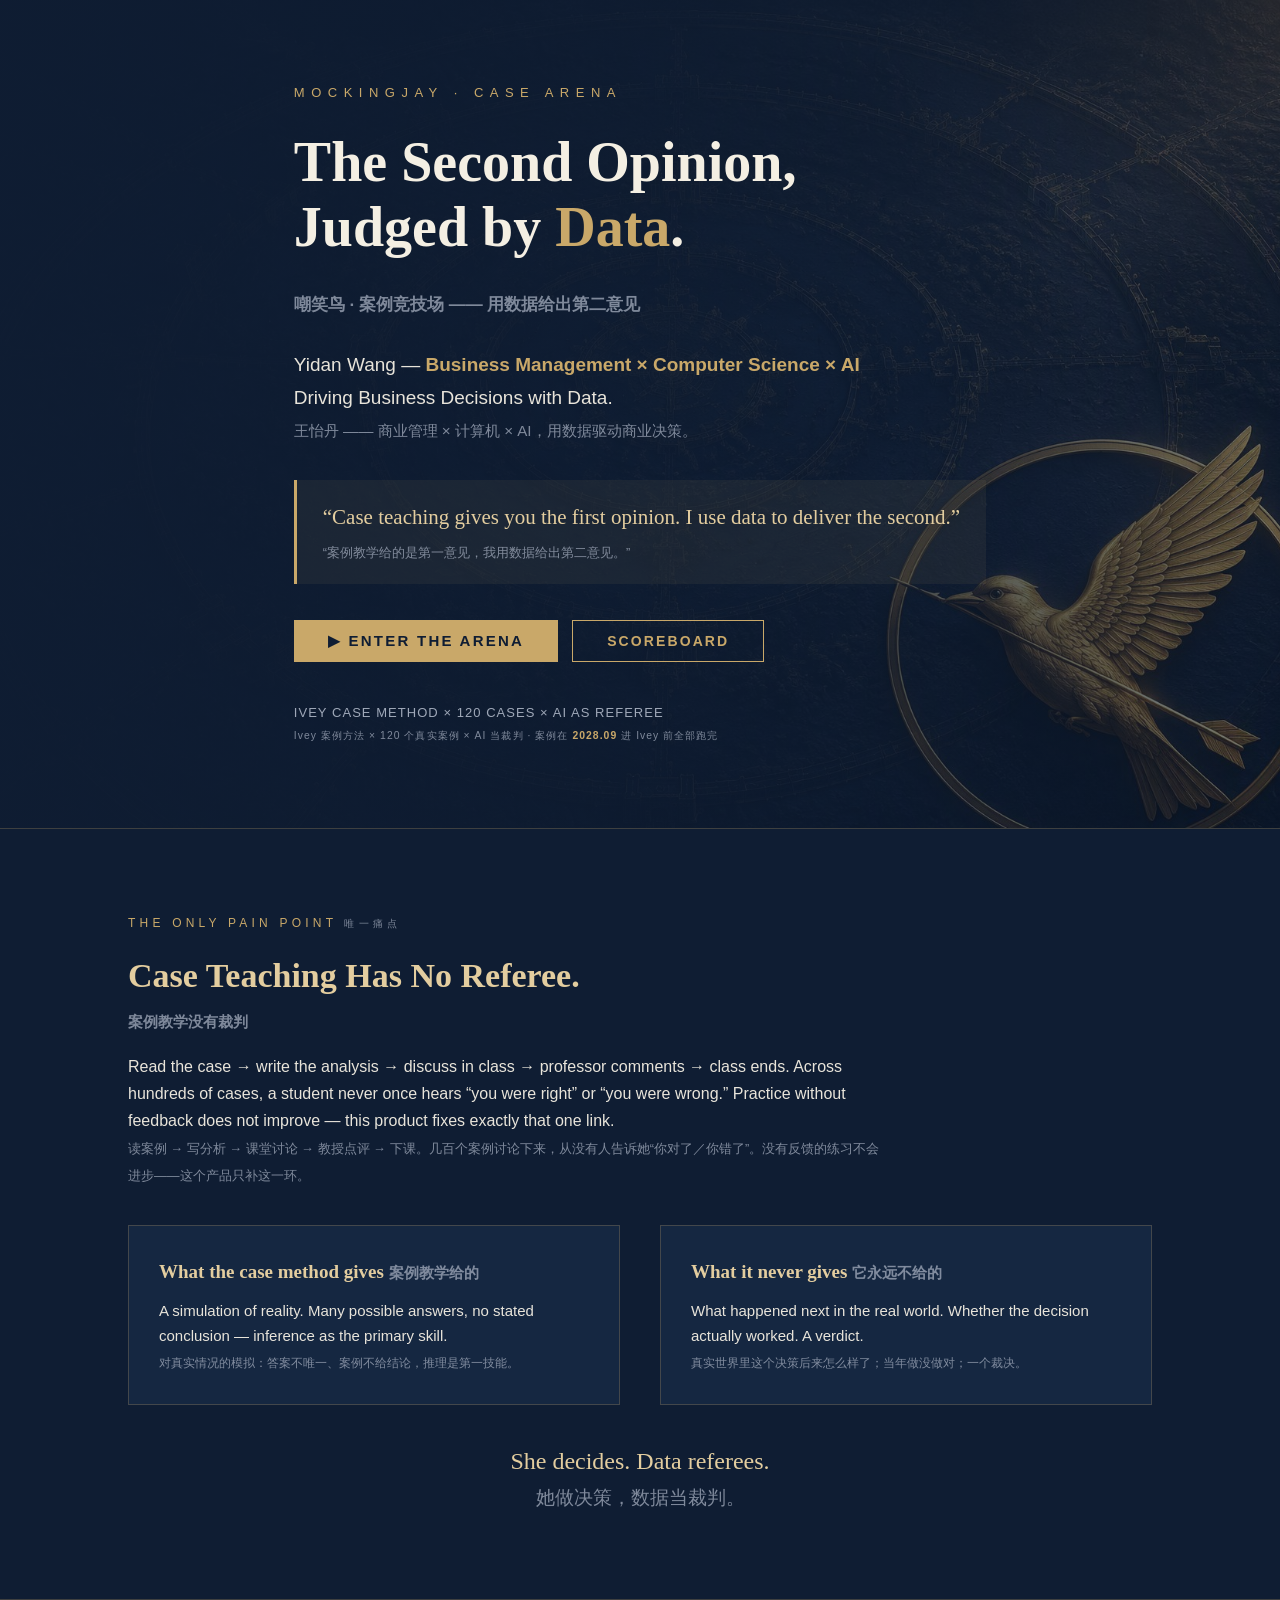
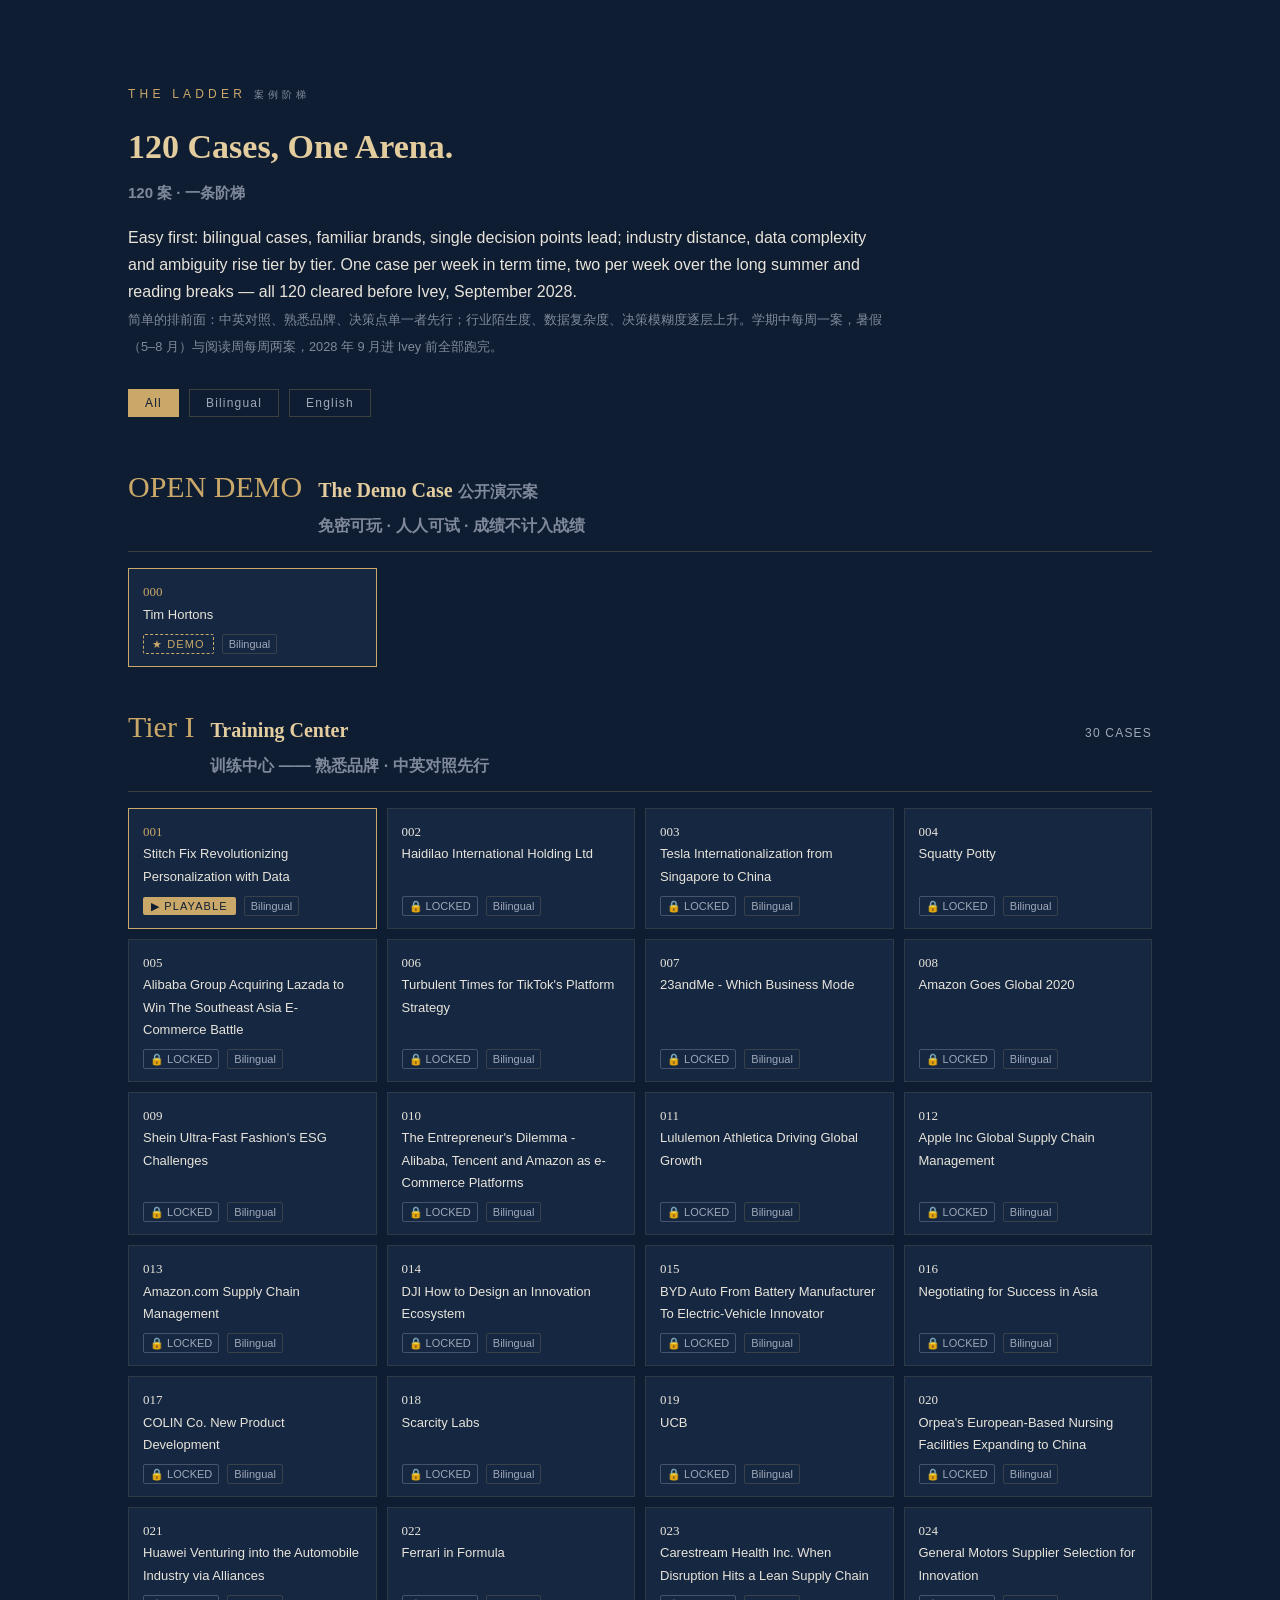
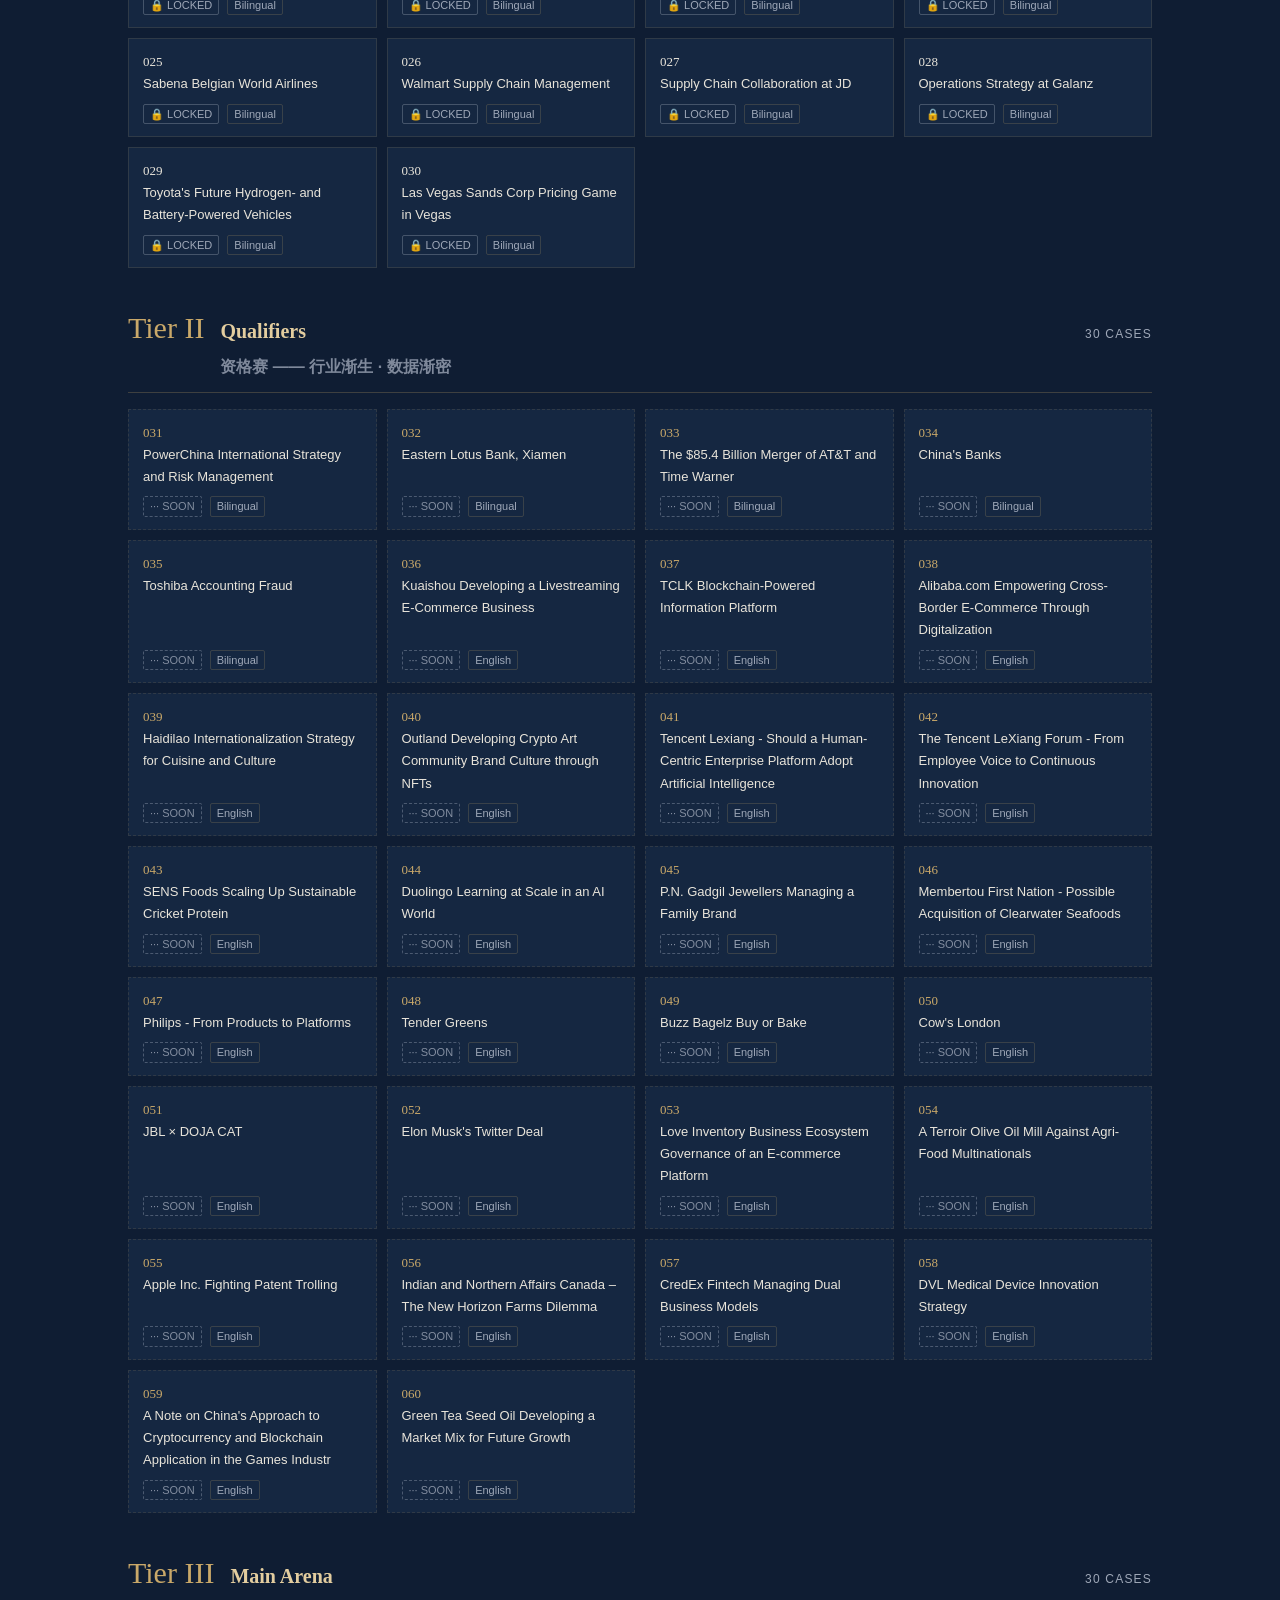
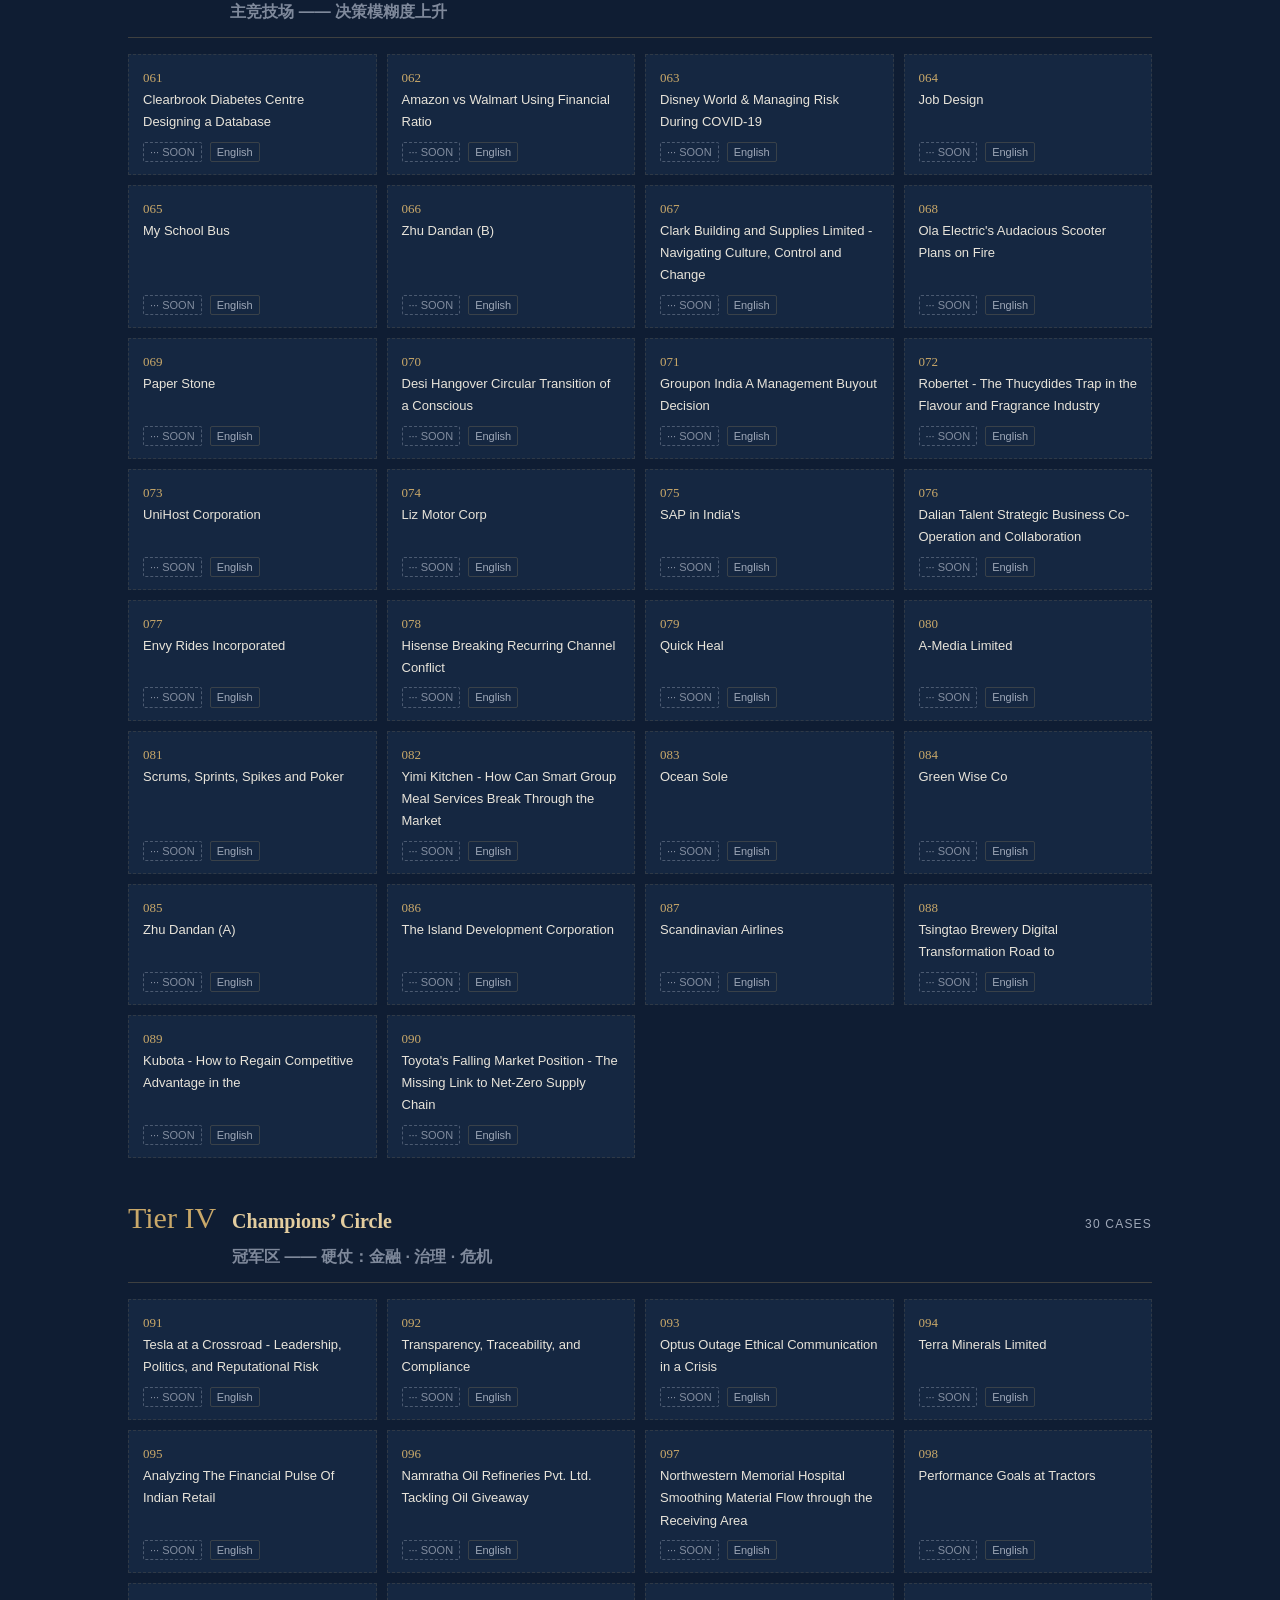
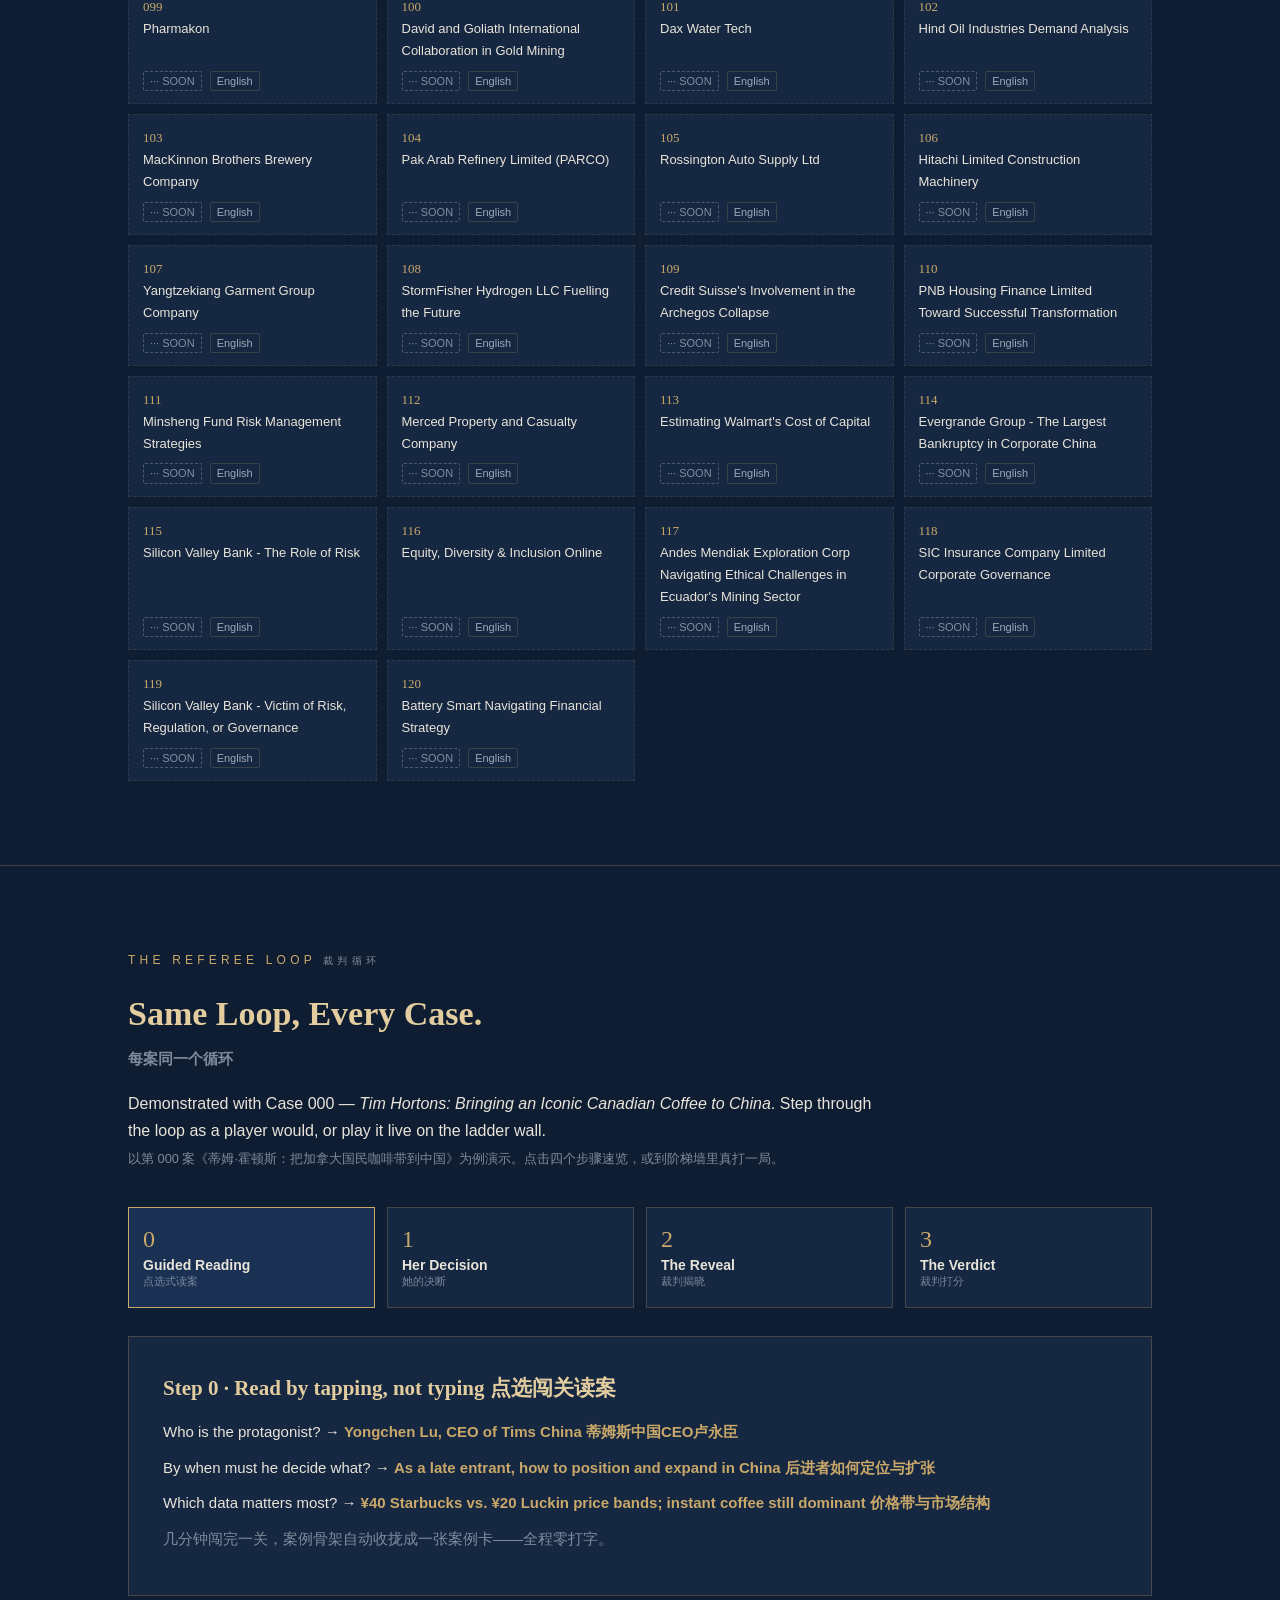
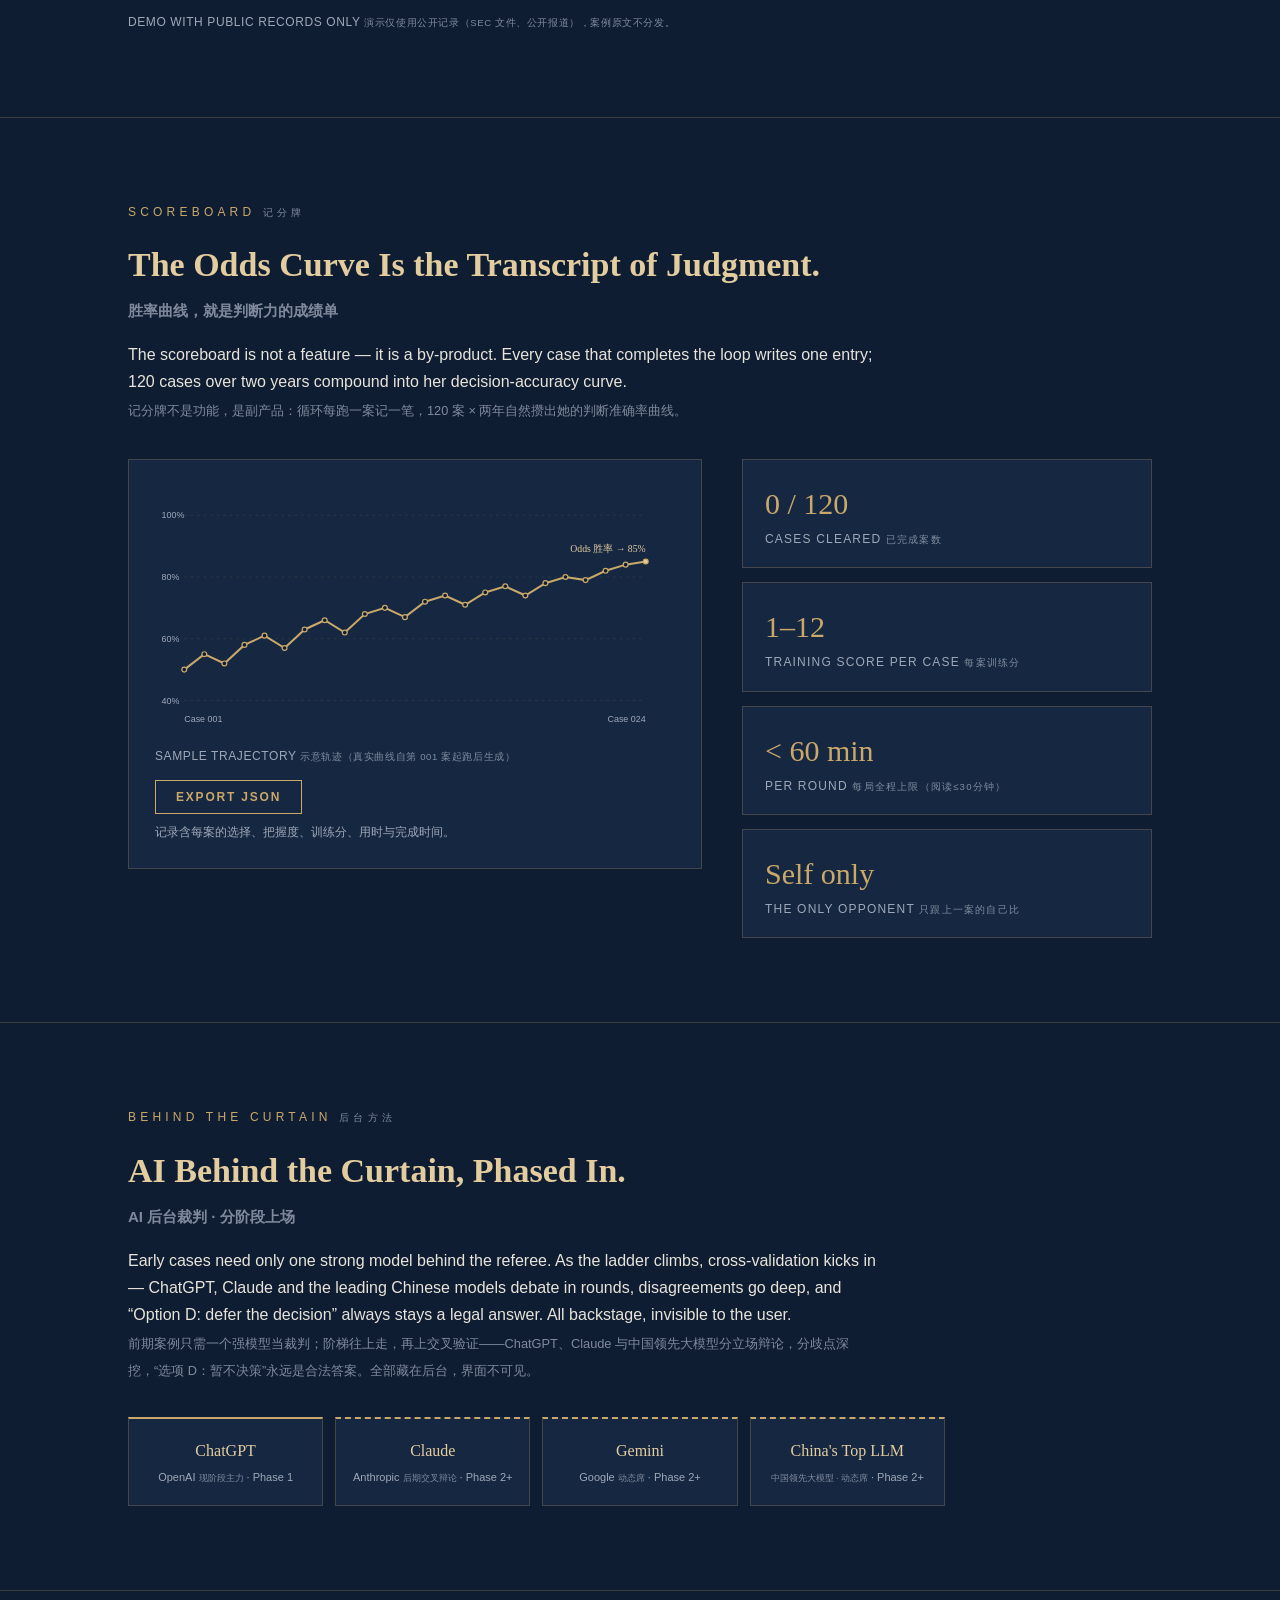
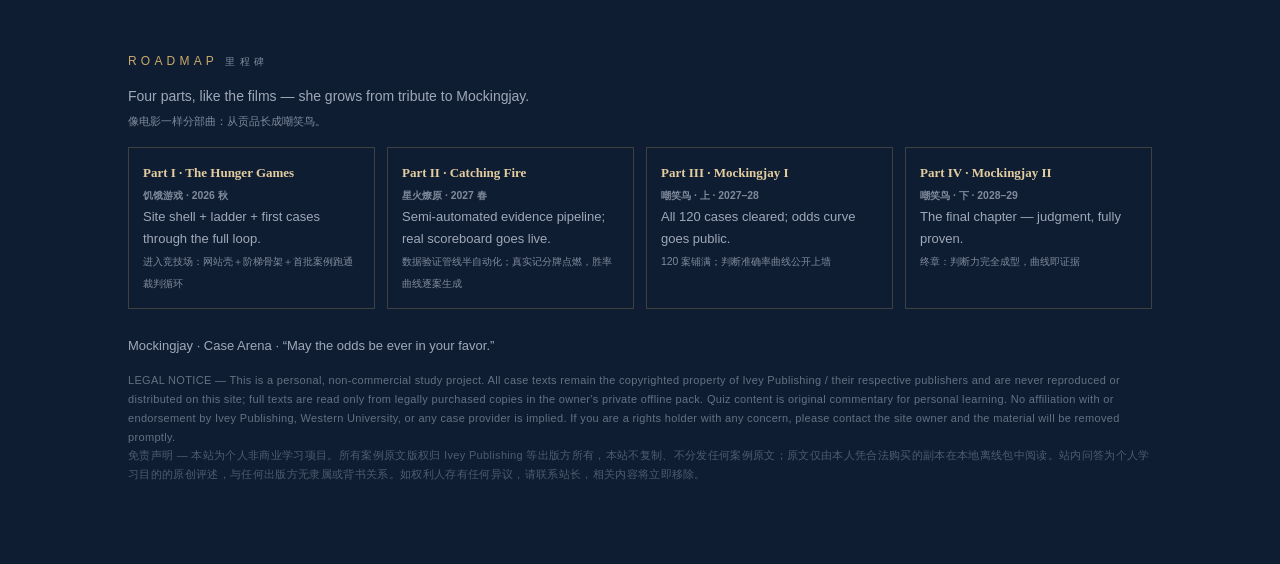
<file: mockingbird/index.html>
<!DOCTYPE html>
<html lang="en">
<head>
<meta charset="UTF-8">
<meta name="viewport" content="width=device-width, initial-scale=1.0">
<title>Mockingjay · Case Arena — 嘲笑鸟 · 案例竞技场</title>
<style>
  :root{
    --navy:#0F1D33; --navy-2:#152741; --navy-3:#1B3153;
    --gold:#C9A869; --gold-soft:#E3CD9F; --ink:#E8E4DA; --ink-dim:#9FA8B8;
    --line:rgba(201,168,105,.25);
  }
  *{margin:0;padding:0;box-sizing:border-box}
  html{scroll-behavior:smooth}
  body{background:var(--navy);color:var(--ink);font-family:"Helvetica Neue",Arial,"PingFang SC","Microsoft YaHei",sans-serif;line-height:1.7}
  .zh{color:rgba(159,168,184,.78);font-size:.8em;font-family:"PingFang SC","Hiragino Sans GB","Microsoft YaHei","Helvetica Neue",Arial,sans-serif}
  button .zh,.btn .zh{font-size:.76em;opacity:.7;letter-spacing:.02em}
  .cfoot .zh{font-size:10px;opacity:.8}
  .wrap{max-width:1080px;margin:0 auto;padding:0 28px}
  section{padding:84px 0;border-top:1px solid var(--line)}
  .kicker{color:var(--gold);letter-spacing:.35em;text-transform:uppercase;font-size:12px;margin-bottom:14px}
  h1,h2,h3{font-family:Georgia,"Times New Roman","Songti SC",serif;font-weight:600}
  h2{font-size:34px;color:var(--gold-soft);margin-bottom:6px}
  h2 .zh{display:block;font-size:15px;margin-top:4px}
  .lead{max-width:760px;margin-top:18px;color:var(--ink)}

  /* HERO */
  header.hero{min-height:92vh;display:flex;align-items:center;
    background:linear-gradient(90deg,rgba(15,29,51,.97) 0%,rgba(15,29,51,.88) 45%,rgba(15,29,51,.55) 100%),
    url("hero-art.jpg") center/cover no-repeat,var(--navy)}
  .hero .brand{font-size:13px;letter-spacing:.5em;color:var(--gold);text-transform:uppercase;margin-bottom:26px}
  header.hero{position:relative;overflow:hidden}
  .hero-rings{position:absolute;right:-180px;top:50%;transform:translateY(-50%);opacity:.16;pointer-events:none}
  .hero-pin{position:absolute;right:60px;bottom:70px;opacity:.5;pointer-events:none}
  @media(max-width:860px){.hero-rings{display:none}.hero-pin{display:none}}
  .hero h1{font-size:56px;line-height:1.15;color:#F4EFE3}
  .hero h1 em{color:var(--gold);font-style:normal}
  .hero .tagline{margin-top:26px;font-size:19px;max-width:720px;color:var(--ink)}
  .hero .slogan{margin-top:34px;padding:20px 26px;border-left:3px solid var(--gold);background:rgba(201,168,105,.07);max-width:720px}
  .hero .slogan p:first-child{font-family:Georgia,serif;font-size:21px;color:var(--gold-soft)}
  .hero .meta{margin-top:40px;font-size:13px;color:var(--ink-dim);letter-spacing:.08em}
  .hero .meta b{color:var(--gold);font-weight:600}

  /* PAIN */
  .pain-grid{display:grid;grid-template-columns:1fr 1fr;gap:40px;margin-top:36px}
  .pain-card{background:var(--navy-2);border:1px solid var(--line);padding:30px}
  .pain-card h3{color:var(--gold-soft);font-size:19px;margin-bottom:10px}
  .pain-card p{font-size:15px}
  .verdict{margin-top:36px;text-align:center;font-family:Georgia,serif;font-size:24px;color:var(--gold-soft)}
  .verdict span{display:block;font-family:inherit}

  /* LADDER */
  .tiers{margin-top:44px;display:flex;flex-direction:column;gap:34px}
  .tier-head{display:flex;align-items:baseline;gap:16px;border-bottom:1px solid var(--line);padding-bottom:10px;margin-bottom:16px}
  .tier-head .no{font-family:Georgia,serif;font-size:30px;color:var(--gold)}
  .tier-head h3{font-size:20px;color:var(--gold-soft)}
  .tier-head .range{margin-left:auto;font-size:12px;color:var(--ink-dim);letter-spacing:.1em}
  .cases{display:grid;grid-template-columns:repeat(auto-fill,minmax(240px,1fr));gap:10px}
  .case{background:var(--navy-2);border:1px solid rgba(201,168,105,.14);padding:12px 14px;font-size:13px;transition:border-color .2s;display:flex;flex-direction:column}
  .case .cfoot{margin-top:auto;padding-top:8px;display:flex;gap:8px;align-items:center;flex-wrap:wrap}
  .case:hover{border-color:var(--gold)}
  .case .cid{color:var(--gold);font-family:Georgia,serif;margin-right:8px}
  .case .cname{color:var(--ink)}
  .case .ctag{display:inline-block;font-size:11px;color:var(--ink-dim);border:1px solid rgba(201,168,105,.2);padding:0 6px;border-radius:2px}
  .filter-bar{margin-top:30px;display:flex;gap:10px;flex-wrap:wrap}
  .filter-bar button{background:transparent;border:1px solid var(--line);color:var(--ink-dim);padding:6px 16px;font-size:12px;letter-spacing:.1em;cursor:pointer}
  .filter-bar button.on{background:var(--gold);color:var(--navy);border-color:var(--gold)}

  /* LOOP */
  .loop-steps{display:grid;grid-template-columns:repeat(4,1fr);gap:12px;margin:36px 0 28px}
  .loop-steps button{background:var(--navy-2);border:1px solid var(--line);color:var(--ink);padding:18px 14px;text-align:left;cursor:pointer}
  .loop-steps button.on{border-color:var(--gold);background:var(--navy-3)}
  .loop-steps .sn{font-family:Georgia,serif;font-size:24px;color:var(--gold);display:block}
  .loop-steps .st{font-size:14px;font-weight:600;margin-top:4px;display:block}
  .loop-steps .sz{font-size:11px;color:rgba(159,168,184,.72)}
  .loop-panel{background:var(--navy-2);border:1px solid var(--line);padding:34px;min-height:220px}
  .loop-panel h3{color:var(--gold-soft);font-size:21px;margin-bottom:12px}
  .loop-panel p{font-size:15px;margin-bottom:10px}
  .loop-panel .opt{border:1px solid rgba(201,168,105,.2);padding:10px 14px;margin:8px 0;font-size:14px}
  .loop-panel .opt b{color:var(--gold)}
  .demo-note{font-size:12px;color:var(--ink-dim);margin-top:16px;letter-spacing:.05em}

  /* SCOREBOARD */
  .score-grid{display:grid;grid-template-columns:1.4fr 1fr;gap:40px;margin-top:36px;align-items:start}
  .chart-card{background:var(--navy-2);border:1px solid var(--line);padding:26px}
  .chart-card svg{width:100%;height:auto;display:block}
  .stats{display:flex;flex-direction:column;gap:14px}
  .stat{background:var(--navy-2);border:1px solid var(--line);padding:18px 22px}
  .stat .v{font-family:Georgia,serif;font-size:30px;color:var(--gold)}
  .stat .k{font-size:12px;color:var(--ink-dim);letter-spacing:.1em}

  /* MODELS & GOVERNANCE */
  .models{display:grid;grid-template-columns:repeat(5,1fr);gap:12px;margin-top:34px}
  .seat{background:var(--navy-2);border:1px solid var(--line);padding:18px 14px;text-align:center}
  .seat .m{font-family:Georgia,serif;color:var(--gold-soft);font-size:16px}
  .seat .o{font-size:11px;color:var(--ink-dim);margin-top:4px}
  .seat.us{border-top:2px solid var(--gold)}
  .seat.cn{border-top:2px dashed var(--gold)}
  .gov{display:grid;grid-template-columns:1fr 1fr;gap:24px;margin-top:34px}
  .gov .pain-card h3{margin-bottom:6px}

  footer{padding:60px 0 80px;border-top:1px solid var(--line);color:var(--ink-dim);font-size:13px}
  footer .road{margin-top:14px;display:grid;grid-template-columns:repeat(4,1fr);gap:12px}
  footer .road div{border:1px solid var(--line);padding:14px}
  footer .road b{color:var(--gold-soft);display:block;font-family:Georgia,serif}

  /* ARENA MODAL */
  .case.live{border-color:var(--gold);cursor:pointer}
  .case .play{display:inline-block;font-size:11px;color:var(--navy);background:var(--gold);padding:0 8px;border-radius:2px;letter-spacing:.1em}
  .case .demobadge{display:inline-block;font-size:11px;color:var(--gold);border:1px dashed var(--gold);background:transparent;padding:0 8px;border-radius:2px;letter-spacing:.1em}
  .case.done{background:rgba(201,168,105,.14);border-color:var(--gold)}
  .case.done .cname{color:var(--gold-soft)}
  .case .donebadge{display:inline-block;font-size:11px;color:var(--gold);border:1px solid var(--gold);padding:0 6px;border-radius:2px}
  .case .lockbadge{display:inline-block;font-size:11px;color:var(--ink-dim);border:1px solid rgba(159,168,184,.35);padding:0 6px;border-radius:2px}
  .case.locked{cursor:default;border-color:rgba(201,168,105,.14)}
  .case.locked .cname,.case.locked .cid{color:var(--ink)}
  .case.soon{border-style:dashed;cursor:default}
  .case.soon:hover{border-color:rgba(201,168,105,.14)}
  .case .soonbadge{display:inline-block;font-size:11px;color:rgba(159,168,184,.8);border:1px dashed rgba(159,168,184,.4);padding:0 6px;border-radius:2px}
  .case.locked:hover{border-color:rgba(201,168,105,.14)}
  #arena{position:fixed;inset:0;background:rgba(8,14,26,.92);display:none;align-items:flex-start;justify-content:center;overflow-y:auto;z-index:50;padding:48px 16px}
  #arena.open{display:flex}
  .arena-box{background:var(--navy);border:1px solid var(--gold);max-width:820px;width:100%;padding:40px 44px;position:relative}
  .arena-close{position:absolute;top:14px;right:18px;background:none;border:none;color:var(--ink-dim);font-size:22px;cursor:pointer}
  .arena-kicker{color:var(--gold);letter-spacing:.3em;font-size:11px;text-transform:uppercase}
  .arena-box h3{font-family:Georgia,serif;color:var(--gold-soft);font-size:24px;margin:8px 0 4px}
  .arena-prog{display:flex;gap:8px;margin:18px 0 22px}
  .arena-prog span{flex:1;height:3px;background:var(--navy-3)}
  .arena-prog span.done{background:var(--gold)}
  .q{margin:18px 0}
  .q .qt{font-weight:600;margin-bottom:8px}
  .q .opt{border:1px solid rgba(201,168,105,.25);padding:10px 14px;margin:8px 0;cursor:pointer;font-size:14px}
  .q .opt:hover{border-color:var(--gold)}
  .q .opt.right{border-color:var(--gold);background:rgba(201,168,105,.12)}
  .q .opt.wrong{border-color:#8a4b4b;color:var(--ink-dim)}
  .hint{display:none;font-size:13px;color:var(--gold-soft);margin:4px 0 10px}
  .btn{background:var(--gold);color:var(--navy);border:none;padding:12px 34px;font-size:14px;letter-spacing:.15em;cursor:pointer;font-weight:600}
  .btn[disabled]{opacity:.35;cursor:not-allowed}
  .slider-row{display:flex;align-items:center;gap:16px;margin:14px 0}
  input[type=range]{flex:1;accent-color:var(--gold)}
  .conf-v{font-family:Georgia,serif;color:var(--gold);font-size:22px;min-width:64px;text-align:right}
  .score-big{font-family:Georgia,serif;font-size:56px;color:var(--gold);line-height:1}
  .arena-box p{font-size:15px;margin-bottom:10px}
  .arena-box .zh{display:block}
  .reader-btn{background:transparent;border:1px solid var(--line);color:var(--ink-dim);padding:5px 14px;font-size:12px;letter-spacing:.1em;cursor:pointer;margin-top:12px}
  .reader-btn:hover{border-color:var(--gold);color:var(--gold-soft)}
  .reader{display:none;margin-top:12px;border:1px solid var(--line);background:#0a1424}
  .reader.open{display:block}
  .reader iframe{width:100%;height:62vh;border:0;display:block}
  .reader.pages{max-height:62vh;overflow:auto;padding:14px;text-align:center}
  .reader.pages img{width:100%;max-width:760px;display:block;margin:0 auto 12px;box-shadow:0 2px 14px rgba(0,0,0,.45)}
  .zoombar{display:flex;gap:8px;align-items:center;margin:4px 0 10px}
  .zoombar button{background:var(--navy-2);border:1px solid var(--line);color:var(--gold-soft);width:36px;height:30px;font-size:16px;cursor:pointer;border-radius:2px}
  .zoombar button:hover{border-color:var(--gold)}
  .zoombar .zlvl{font-size:12px;color:var(--ink-dim);min-width:52px}
  #arenaNav{display:none;gap:8px;margin-top:22px;border-top:1px solid var(--line);padding-top:14px;flex-wrap:wrap}
  #arenaNav.show{display:flex}
  #arenaNav button{background:transparent;border:1px solid var(--line);color:var(--ink-dim);padding:6px 13px;font-size:12px;cursor:pointer;letter-spacing:.05em}
  #arenaNav button.on{border-color:var(--gold);color:var(--gold)}
  #arenaNav button[disabled]{opacity:.3;cursor:not-allowed}
  #arenaNav button:not([disabled]):hover{border-color:var(--gold);color:var(--gold-soft)}
  .backlink{display:inline-block;margin-top:14px;font-size:12.5px;color:var(--ink-dim);cursor:pointer;border:none;background:none;padding:0;text-decoration:underline;text-underline-offset:3px}
  .backlink:hover{color:var(--gold-soft)}
  @media(max-width:860px){
    body{overflow-x:hidden}
    #arena{padding:16px 10px}
    .arena-box{padding:26px 20px}
    .arena-box h3{font-size:20px;line-height:1.35}
    .reader iframe{height:56vh}
    .reader.pages{max-height:56vh;padding:8px}
    #arenaNav button{padding:5px 9px;font-size:11px}
    .score-big{font-size:44px}
    .hero h1{font-size:38px}
    .pain-grid,.score-grid,.gov{grid-template-columns:1fr}
    .loop-steps{grid-template-columns:repeat(2,1fr)}
    .models{grid-template-columns:repeat(2,1fr)}
    footer .road{grid-template-columns:repeat(2,1fr)}
  }
</style>
</head>
<body>

<header class="hero">
  <div class="wrap">
    <div class="brand">Mockingjay · Case Arena</div>
    <h1>The Second Opinion,<br>Judged by <em>Data</em>.<br>
      <span class="zh" style="font-size:17px">嘲笑鸟 · 案例竞技场 —— 用数据给出第二意见</span></h1>
    <p class="tagline">Yidan Wang — <b style="color:var(--gold)">Business Management × Computer Science × AI</b><br>
      Driving Business Decisions with Data.<br>
      <span class="zh">王怡丹 —— 商业管理 × 计算机 × AI，用数据驱动商业决策。</span></p>
    <div class="slogan">
      <p>“Case teaching gives you the first opinion. I use data to deliver the second.”</p>
      <p class="zh" style="margin-top:6px">“案例教学给的是第一意见，我用数据给出第二意见。”</p>
    </div>
    <div style="margin-top:36px;display:flex;gap:14px;flex-wrap:wrap">
      <button class="btn" id="quickPlay" style="font-size:15px">▶ ENTER THE ARENA</button>
      <button class="btn" id="quickScore" style="background:transparent;border:1px solid var(--gold);color:var(--gold)">SCOREBOARD</button>
    </div>
    <p class="meta">IVEY CASE METHOD × 120 CASES × AI AS REFEREE<br>
      <span class="zh">Ivey 案例方法 × 120 个真实案例 × AI 当裁判 · 案例在 <b>2028.09</b> 进 Ivey 前全部跑完</span></p>
  </div>
</header>

<section id="pain">
  <div class="wrap">
    <div class="kicker">The Only Pain Point <span class="zh">唯一痛点</span></div>
    <h2>Case Teaching Has No Referee.<span class="zh">案例教学没有裁判</span></h2>
    <p class="lead">Read the case → write the analysis → discuss in class → professor comments → class ends. Across hundreds of cases, a student never once hears “you were right” or “you were wrong.” Practice without feedback does not improve — this product fixes exactly that one link.<br>
      <span class="zh">读案例 → 写分析 → 课堂讨论 → 教授点评 → 下课。几百个案例讨论下来，从没有人告诉她“你对了／你错了”。没有反馈的练习不会进步——这个产品只补这一环。</span></p>
    <div class="pain-grid">
      <div class="pain-card">
        <h3>What the case method gives <span class="zh">案例教学给的</span></h3>
        <p>A simulation of reality. Many possible answers, no stated conclusion — inference as the primary skill.<br><span class="zh">对真实情况的模拟：答案不唯一、案例不给结论，推理是第一技能。</span></p>
      </div>
      <div class="pain-card">
        <h3>What it never gives <span class="zh">它永远不给的</span></h3>
        <p>What happened next in the real world. Whether the decision actually worked. A verdict.<br><span class="zh">真实世界里这个决策后来怎么样了；当年做没做对；一个裁决。</span></p>
      </div>
    </div>
    <p class="verdict">She decides. Data referees.<span class="zh">她做决策，数据当裁判。</span></p>
  </div>
</section>

<section id="ladder">
  <div class="wrap">
    <div class="kicker">The Ladder <span class="zh">案例阶梯</span></div>
    <h2>120 Cases, One Arena.<span class="zh">120 案 · 一条阶梯</span></h2>
    <p class="lead">Easy first: bilingual cases, familiar brands, single decision points lead; industry distance, data complexity and ambiguity rise tier by tier. One case per week in term time, two per week over the long summer and reading breaks — all 120 cleared before Ivey, September 2028.<br>
      <span class="zh">简单的排前面：中英对照、熟悉品牌、决策点单一者先行；行业陌生度、数据复杂度、决策模糊度逐层上升。学期中每周一案，暑假（5–8 月）与阅读周每周两案，2028 年 9 月进 Ivey 前全部跑完。</span></p>
    <div class="filter-bar" id="filterBar">
      <button data-f="all" class="on">All</button>
      <button data-f="中文/双语">Bilingual</button>
      <button data-f="英文">English</button>
    </div>
    <div class="tiers" id="tiers"></div>
  </div>
</section>

<section id="loop">
  <div class="wrap">
    <div class="kicker">The Referee Loop <span class="zh">裁判循环</span></div>
    <h2>Same Loop, Every Case.<span class="zh">每案同一个循环</span></h2>
    <p class="lead">Demonstrated with Case 000 — <i>Tim Hortons: Bringing an Iconic Canadian Coffee to China</i>. Step through the loop as a player would, or play it live on the ladder wall.<br>
      <span class="zh">以第 000 案《蒂姆·霍顿斯：把加拿大国民咖啡带到中国》为例演示。点击四个步骤速览，或到阶梯墙里真打一局。</span></p>
    <div class="loop-steps" id="loopSteps"></div>
    <div class="loop-panel" id="loopPanel"></div>
    <p class="demo-note">DEMO WITH PUBLIC RECORDS ONLY <span class="zh">演示仅使用公开记录（SEC 文件、公开报道），案例原文不分发。</span></p>
  </div>
</section>

<section id="scoreboard">
  <div class="wrap">
    <div class="kicker">Scoreboard <span class="zh">记分牌</span></div>
    <h2>The Odds Curve Is the Transcript of Judgment.<span class="zh">胜率曲线，就是判断力的成绩单</span></h2>
    <p class="lead">The scoreboard is not a feature — it is a by-product. Every case that completes the loop writes one entry; 120 cases over two years compound into her decision-accuracy curve.<br>
      <span class="zh">记分牌不是功能，是副产品：循环每跑一案记一笔，120 案 × 两年自然攒出她的判断准确率曲线。</span></p>
    <div class="score-grid">
      <div class="chart-card">
        <svg viewBox="0 0 640 300" id="oddsChart" role="img" aria-label="odds curve"></svg>
        <p class="demo-note" id="chartNote">SAMPLE TRAJECTORY <span class="zh">示意轨迹（真实曲线自第 001 案起跑后生成）</span></p>
        <div style="margin-top:14px;display:flex;gap:10px;flex-wrap:wrap">
          <button class="btn" id="exportRec" style="padding:9px 20px;font-size:12px;background:transparent;border:1px solid var(--gold);color:var(--gold)">EXPORT JSON</button>
        </div>
        <p class="zh" style="font-size:12px;color:var(--ink-dim);margin-top:8px">记录含每案的选择、把握度、训练分、用时与完成时间。</p>
      </div>
      <div class="stats">
        <div class="stat"><div class="v" id="statDone">0 / 120</div><div class="k">CASES CLEARED <span class="zh">已完成案数</span></div></div>
        <div class="stat"><div class="v">1–12</div><div class="k">TRAINING SCORE PER CASE <span class="zh">每案训练分</span></div></div>
        <div class="stat"><div class="v">&lt; 60 min</div><div class="k">PER ROUND <span class="zh">每局全程上限（阅读≤30分钟）</span></div></div>
        <div class="stat"><div class="v">Self only</div><div class="k">THE ONLY OPPONENT <span class="zh">只跟上一案的自己比</span></div></div>
      </div>
    </div>
  </div>
</section>

<section id="models">
  <div class="wrap">
    <div class="kicker">Behind the Curtain <span class="zh">后台方法</span></div>
    <h2>AI Behind the Curtain, Phased In.<span class="zh">AI 后台裁判 · 分阶段上场</span></h2>
    <p class="lead">Early cases need only one strong model behind the referee. As the ladder climbs, cross-validation kicks in — ChatGPT, Claude and the leading Chinese models debate in rounds, disagreements go deep, and “Option D: defer the decision” always stays a legal answer. All backstage, invisible to the user.<br>
      <span class="zh">前期案例只需一个强模型当裁判；阶梯往上走，再上交叉验证——ChatGPT、Claude 与中国领先大模型分立场辩论，分歧点深挖，“选项 D：暂不决策”永远是合法答案。全部藏在后台，界面不可见。</span></p>
    <div class="models">
      <div class="seat us"><div class="m">ChatGPT</div><div class="o">OpenAI <span class="zh">现阶段主力</span> · Phase 1</div></div>
      <div class="seat cn"><div class="m">Claude</div><div class="o">Anthropic <span class="zh">后期交叉辩论</span> · Phase 2+</div></div>
      <div class="seat cn"><div class="m">Gemini</div><div class="o">Google <span class="zh">动态席</span> · Phase 2+</div></div>
      <div class="seat cn"><div class="m">China's Top LLM</div><div class="o"><span class="zh">中国领先大模型 · 动态席</span> · Phase 2+</div></div>
    </div>
  </div>
</section>

<footer>
  <div class="wrap">
    <div class="kicker">Roadmap <span class="zh">里程碑</span></div>
    <p style="font-size:14px;margin-bottom:6px">Four parts, like the films — she grows from tribute to Mockingjay.<br>
    <span class="zh">像电影一样分部曲：从贡品长成嘲笑鸟。</span></p>
    <div class="road">
      <div><b>Part I · The Hunger Games<br><span class="zh">饥饿游戏 · 2026 秋</span></b>Site shell + ladder + first cases through the full loop.<br><span class="zh">进入竞技场：网站壳＋阶梯骨架＋首批案例跑通裁判循环</span></div>
      <div><b>Part II · Catching Fire<br><span class="zh">星火燎原 · 2027 春</span></b>Semi-automated evidence pipeline; real scoreboard goes live.<br><span class="zh">数据验证管线半自动化；真实记分牌点燃，胜率曲线逐案生成</span></div>
      <div><b>Part III · Mockingjay I<br><span class="zh">嘲笑鸟 · 上 · 2027–28</span></b>All 120 cases cleared; odds curve goes public.<br><span class="zh">120 案铺满；判断准确率曲线公开上墙</span></div>
      <div><b>Part IV · Mockingjay II<br><span class="zh">嘲笑鸟 · 下 · 2028–29</span></b>The final chapter — judgment, fully proven.<br><span class="zh">终章：判断力完全成型，曲线即证据</span></div>
    </div>
    <p style="margin-top:26px">Mockingjay · Case Arena · “May the odds be ever in your favor.”</p>
    <p style="margin-top:14px;font-size:11px;line-height:1.7;color:rgba(159,168,184,.6);letter-spacing:.03em">LEGAL NOTICE — This is a personal, non-commercial study project. All case texts remain the copyrighted property of Ivey Publishing / their respective publishers and are never reproduced or distributed on this site; full texts are read only from legally purchased copies in the owner's private offline pack. Quiz content is original commentary for personal learning. No affiliation with or endorsement by Ivey Publishing, Western University, or any case provider is implied. If you are a rights holder with any concern, please contact the site owner and the material will be removed promptly.<br><span style="opacity:.75">免责声明 — 本站为个人非商业学习项目。所有案例原文版权归 Ivey Publishing 等出版方所有，本站不复制、不分发任何案例原文；原文仅由本人凭合法购买的副本在本地离线包中阅读。站内问答为个人学习目的的原创评述，与任何出版方无隶属或背书关系。如权利人存有任何异议，请联系站长，相关内容将立即移除。</span></p>
  </div>
</footer>

<div id="gate" role="dialog" aria-modal="true" style="display:none;position:fixed;inset:0;z-index:120;background:rgba(15,29,51,.88);backdrop-filter:blur(4px)">
  <div style="max-width:420px;margin:18vh auto 0;background:#16263f;border:1px solid #C9A869;padding:34px 30px;text-align:center">
    <div style="color:#C9A869;letter-spacing:.3em;font-size:11px;margin-bottom:10px">TRAINING AREA <span class="zh">训练区入口</span></div>
    <h3 style="color:#F2EBDD;margin:0 0 8px;font-size:19px">Enter your training passcode<br><span style="font-size:13px;color:#9FA8B8">请输入训练密码</span></h3>
    <p style="color:#9FA8B8;font-size:12.5px;margin:6px 0 16px">The arena (Cases 001–120) is passcode-gated. Demo case 000 is open to everyone.<br>训练区（第 001–120 案）只对她开放；演示案 000 免密可玩。</p>
    <input id="gatePwd" type="password" inputmode="numeric" placeholder="Passcode" style="width:220px;padding:11px 14px;font-size:16px;text-align:center;letter-spacing:.3em;background:#0F1D33;color:#F2EBDD;border:1px solid #9FA8B8;outline:none">
    <div style="margin-top:14px"><button id="gateGo" class="btn">ENTER</button>
    <button id="gateCancel" style="background:transparent;border:none;color:#9FA8B8;cursor:pointer;margin-left:14px;font-size:13px">CANCEL</button></div>
    <p id="gateMsg" style="color:#E07A5F;font-size:12.5px;min-height:16px;margin-top:10px"></p>
  </div>
</div>

<div id="arena" role="dialog" aria-modal="true">
  <div class="arena-box">
    <button class="arena-close" id="arenaClose" aria-label="Close">×</button>
    <div id="arenaBody"></div>
    <div id="arenaNav"></div>
  </div>
</div>

<script src="cases.js"></script>
<script src="playable.js"></script>
<script>
(function(){
  // ---- Ladder ----
  var TIERS=[
    {key:'训练中心',en:'Tier I · Training Center',zh:'训练中心 —— 熟悉品牌 · 中英对照先行'},
    {key:'资格赛',en:'Tier II · Qualifiers',zh:'资格赛 —— 行业渐生 · 数据渐密'},
    {key:'主竞技场',en:'Tier III · Main Arena',zh:'主竞技场 —— 决策模糊度上升'},
    {key:'冠军区',en:'Tier IV · Champions\u2019 Circle',zh:'冠军区 —— 硬仗：金融 · 治理 · 危机'}
  ];
  var tiersEl=document.getElementById('tiers');
  function isLive(id){return !!(window.PLAYABLE&&PLAYABLE[id]);}
  function isDemo(id){return isLive(id)&&!!PLAYABLE[id].demo;}
  function isUnlocked(id,doneRecs){
    if(isDemo(id))return true;
    var n=parseInt(id,10);
    if(n<=1)return true;
    return !!doneRecs[('00'+(n-1)).slice(-3)];
  }
  function cardHTML(c,doneRecs){
    var live=isLive(c.id),demo=isDemo(c.id),done=demo?null:doneRecs[c.id];
    var unlocked=live&&isUnlocked(c.id,doneRecs);
    return '<div class="case'+(unlocked?' live':'')+(done?' done':'')+(live&&!unlocked?' locked':'')+(!live?' soon':'')+'" data-id="'+c.id+'"><span class="cid">'+c.id+'</span><span class="cname">'+c.name+'</span>'+
       '<div class="cfoot">'+(done?'<span class="donebadge">✓ DONE '+done.score+'/12</span>':(demo?'<span class="demobadge">★ DEMO</span>':(unlocked?'<span class="play">▶ PLAYABLE</span>':(live?'<span class="lockbadge">🔒 LOCKED</span>':'<span class="soonbadge">··· SOON</span>'))))+
       '<span class="ctag">'+(c.lang==='中文/双语'?'Bilingual':'English')+'</span></div></div>';
  }
  function render(filter){
    tiersEl.innerHTML='';
    var doneRecs={};getRecs().forEach(function(r){doneRecs[r.id]=r;});
    // 公开演示案 000 单独陈列，不占正式 30 案席位
    var demoCase=window.CASES.find(function(c){return isDemo(c.id);});
    if(demoCase&&(filter==='all'||demoCase.lang===filter)){
      var ddiv=document.createElement('div');
      ddiv.innerHTML='<div class="tier-head"><span class="no">OPEN DEMO</span>'+
        '<h3>The Demo Case <span class="zh">公开演示案</span><br><span class="zh">免密可玩 · 人人可试 · 成绩不计入战绩</span></h3></div>'+
        '<div class="cases">'+cardHTML(demoCase,doneRecs)+'</div>';
      tiersEl.appendChild(ddiv);
    }
    TIERS.forEach(function(t){
      var list=window.CASES.filter(function(c){return c.tier===t.key&&!isDemo(c.id)&&(filter==='all'||c.lang===filter);});
      if(!list.length)return;
      var div=document.createElement('div');
      var h='<div class="tier-head"><span class="no">'+t.en.split('·')[0].trim()+'</span>'+
        '<h3>'+t.en.split('·')[1].trim()+'<br><span class="zh">'+t.zh+'</span></h3>'+
        '<span class="range">'+list.length+' CASES</span></div><div class="cases">';
      list.forEach(function(c){h+=cardHTML(c,doneRecs);});
      div.innerHTML=h+'</div>';
      tiersEl.appendChild(div);
    });
  }
  render('all');
  // ---- Passcode gate (001–120) ----
  var GATE_PWD='080719';
  function gated(id,cb){
    if(isDemo(id)||sessionStorage.getItem('mj_gate')==='1'){cb();return;}
    var g=document.getElementById('gate'),pwd=document.getElementById('gatePwd'),msg=document.getElementById('gateMsg');
    g.style.display='block';pwd.value='';msg.textContent='';
    setTimeout(function(){pwd.focus();},80);
    function close(){g.style.display='none';document.getElementById('gateGo').onclick=null;document.getElementById('gateCancel').onclick=null;pwd.onkeydown=null;}
    function tryGo(){
      if(pwd.value===GATE_PWD){sessionStorage.setItem('mj_gate','1');close();cb();}
      else{msg.textContent='Wrong passcode 密码不对';pwd.value='';pwd.focus();}
    }
    document.getElementById('gateGo').onclick=tryGo;
    pwd.onkeydown=function(e){if(e.key==='Enter')tryGo();if(e.key==='Escape')close();};
    document.getElementById('gateCancel').onclick=close;
  }
  document.getElementById('quickPlay').onclick=function(){
    document.getElementById('ladder').scrollIntoView({behavior:'smooth'});
    setTimeout(function(){
      var done={};getRecs().forEach(function(r){done[r.id]=1;});
      var next=null;
      for(var i=1;i<=120;i++){
        var id=('00'+i).slice(-3);
        if(isLive(id)&&!done[id]){next=id;break;}
      }
      if(!next){for(var j=1;j<=120;j++){var id2=('00'+j).slice(-3);if(isLive(id2)){next=id2;break;}}}
      if(next)gated(next,function(){openArena(next);});
    },650);
  };
  document.getElementById('quickScore').onclick=function(){
    document.getElementById('scoreboard').scrollIntoView({behavior:'smooth'});
  };
  document.getElementById('filterBar').addEventListener('click',function(e){
    if(e.target.tagName!=='BUTTON')return;
    this.querySelectorAll('button').forEach(function(b){b.classList.remove('on');});
    e.target.classList.add('on');render(e.target.dataset.f);
  });

  // ---- Referee loop demo (Case 001, Tim Hortons) ----
  var LOOP=[
    {t:'Guided Reading',z:'点选式读案',h:'Step 0 · Read by tapping, not typing 点选闯关读案',
     b:'<p>Who is the protagonist? → <b style="color:var(--gold)">Yongchen Lu, CEO of Tims China 蒂姆斯中国CEO卢永臣</b></p>'+
       '<p>By when must he decide what? → <b style="color:var(--gold)">As a late entrant, how to position and expand in China 后进者如何定位与扩张</b></p>'+
       '<p>Which data matters most? → <b style="color:var(--gold)">¥40 Starbucks vs. ¥20 Luckin price bands; instant coffee still dominant 价格带与市场结构</b></p>'+
       '<p class="zh">几分钟闯完一关，案例骨架自动收拢成一张案例卡——全程零打字。</p>'},
    {t:'Her Decision',z:'她的决断',h:'Step 1 · “I am the protagonist. I decide…” 我是主人公，我决定',
     b:'<div class="opt"><b>A</b> · Premium “third place” like Starbucks 对标星巴克高端第三空间</div>'+
       '<div class="opt"><b>B</b> · Luckin playbook — subsidies and burn cash for scale 瑞幸打法：补贴烧钱换规模</div>'+
       '<div class="opt"><b>C</b> · Mid-price “coffee + fresh food” differentiation 中端“咖啡＋暖食”差异化</div>'+
       '<div class="opt"><b>D</b> · Defer — always a legal answer 暂不决策（永远是合法答案）</div>'+
       '<p class="zh">点选方案＋把握度五档区间；想多说可语音。</p>'},
    {t:'The Reveal',z:'裁判揭晓',h:'Step 2 · What really happened 真实世界的执行结果',
     b:'<p>Tims China chose <b style="color:var(--gold)">C</b>: “coffee + warm food” differentiation, SPAC-listed on NASDAQ (THCH) in Sep 2022 at a $1.4B valuation, 1,000th store by Oct 2024 — yet never profitable: 2024 revenue ¥1.391B with a ¥410M net loss, market cap down to ~$249M as the ¥9.9 price war crushed the middle.</p>'+
       '<p class="zh">蒂姆斯中国选了 C：中端“咖啡＋暖食”差异化、2022.9 纳斯达克上市（估值 14 亿美元）、2024.10 千店——但始终未盈利：2024 年营收 13.91 亿、净亏 4.1 亿，9.9 价格战碾碎中端，市值跌至约 2.49 亿美元。</p>'},
    {t:'The Verdict',z:'裁判打分',h:'Step 3 · Where her judgment met reality 判断与结局对表',
     b:'<p>Choosing <b style="color:var(--gold)">C</b> matches what management actually did — right direction, but the ending reveals a second layer: right positioning ≠ profitability; the middle is the most fragile band in a price war. Training Score 1–12 goes to the scoreboard, calibration note included.</p>'+
       '<p class="zh">对了，对在哪；错了，错在哪个假设上；把握度是否校准也一并点评。训练分计入记分牌——这一案闭环。</p>'}
  ];
  var stepsEl=document.getElementById('loopSteps'),panel=document.getElementById('loopPanel');
  LOOP.forEach(function(s,i){
    var b=document.createElement('button');
    b.innerHTML='<span class="sn">'+i+'</span><span class="st">'+s.t+'</span><span class="sz">'+s.z+'</span>';
    b.onclick=function(){
      stepsEl.querySelectorAll('button').forEach(function(x){x.classList.remove('on');});
      b.classList.add('on');panel.innerHTML='<h3>'+s.h+'</h3>'+s.b;
    };
    stepsEl.appendChild(b);
  });
  stepsEl.children[0].click();

  // ---- Odds curve ----
  var SAMPLE=[50,55,52,58,61,57,63,66,62,68,70,67,72,74,71,75,77,74,78,80,79,82,84,85];
  // 旧版 key 里混有测试/演示成绩，一次性废弃
  try{if(localStorage.getItem('mj_records')!==null)localStorage.removeItem('mj_records');}catch(e){}
  function getRecs(){try{return JSON.parse(localStorage.getItem('mj_records_v2')||'[]');}catch(e){return[];}}
  function renderScoreboard(){
    var recs=getRecs(),data,note;
    if(recs.length){
      data=recs.map(function(r){return Math.round(r.score/12*100);});
      note='REAL RECORD <span class="zh">真实战绩：已完成 '+recs.length+' / 120 案（最近：'+recs[recs.length-1].ts.slice(0,10)+'）</span>';
    }else{
      data=SAMPLE;note='SAMPLE TRAJECTORY <span class="zh">示意轨迹（真实曲线自第 001 案起跑后生成）</span>';
    }
    drawCurve(data,recs.length);
    document.getElementById('chartNote').innerHTML=note;
    var dn=document.getElementById('statDone');
    if(dn)dn.textContent=recs.length+' / 120';
  }
  document.getElementById('exportRec').onclick=function(){
    var recs=getRecs();
    if(!recs.length){this.textContent='NO RECORDS YET';var b=this;setTimeout(function(){b.textContent='EXPORT JSON';},2000);return;}
    var blob=new Blob([JSON.stringify({owner:'Yidan Wang',product:'Mockingjay Case Arena',exportedAt:new Date().toISOString(),records:recs},null,2)],{type:'application/json'});
    var a=document.createElement('a');a.href=URL.createObjectURL(blob);
    a.download='mockingjay_records_'+new Date().toISOString().slice(0,10)+'.json';a.click();
  };
  function drawCurve(data,realN){
  var W=640,H=300,P=36;
  var svg=document.getElementById('oddsChart'),ns='http://www.w3.org/2000/svg';
  svg.innerHTML='';
  function X(i){return data.length===1?W/2:P+i*(W-2*P)/(data.length-1);}
  function Y(v){return H-P-(v-40)/(100-40)*(H-2*P);}
  [40,60,80,100].forEach(function(g){
    var l=document.createElementNS(ns,'line');
    l.setAttribute('x1',P);l.setAttribute('x2',W-P);l.setAttribute('y1',Y(g));l.setAttribute('y2',Y(g));
    l.setAttribute('stroke','rgba(201,168,105,.15)');l.setAttribute('stroke-dasharray','3 5');svg.appendChild(l);
    var t=document.createElementNS(ns,'text');
    t.setAttribute('x',8);t.setAttribute('y',Y(g)+4);t.setAttribute('fill','#9FA8B8');t.setAttribute('font-size','11');
    t.textContent=g+'%';svg.appendChild(t);
  });
  var pts=data.map(function(v,i){return X(i)+','+Y(v);}).join(' ');
  var pl=document.createElementNS(ns,'polyline');
  pl.setAttribute('points',pts);pl.setAttribute('fill','none');pl.setAttribute('stroke','#C9A869');pl.setAttribute('stroke-width','2.5');
  svg.appendChild(pl);
  data.forEach(function(v,i){
    var c=document.createElementNS(ns,'circle');
    c.setAttribute('cx',X(i));c.setAttribute('cy',Y(v));c.setAttribute('r','3');
    c.setAttribute('fill',i===data.length-1?'#E3CD9F':'#0F1D33');c.setAttribute('stroke','#C9A869');c.setAttribute('stroke-width','1.5');
    svg.appendChild(c);
  });
  var cap=document.createElementNS(ns,'text');
  cap.setAttribute('x',W-P);cap.setAttribute('y',Y(85)-12);cap.setAttribute('fill','#E3CD9F');
  cap.setAttribute('font-size','12');cap.setAttribute('text-anchor','end');cap.setAttribute('font-family','Georgia,serif');
  cap.textContent='Odds 胜率 → '+data[data.length-1]+'%';svg.appendChild(cap);
  var xl=document.createElementNS(ns,'text');
  xl.setAttribute('x',P);xl.setAttribute('y',H-10);xl.setAttribute('fill','#9FA8B8');xl.setAttribute('font-size','11');
  xl.textContent='Case 001';svg.appendChild(xl);
  var xr=document.createElementNS(ns,'text');
  xr.setAttribute('x',W-P);xr.setAttribute('y',H-10);xr.setAttribute('fill','#9FA8B8');xr.setAttribute('font-size','11');xr.setAttribute('text-anchor','end');
  xr.textContent=realN?'Case '+String(realN).padStart(3,'0'):'Case 024';svg.appendChild(xr);
  }
  renderScoreboard();

  // ================= Arena engine — data-driven referee loop =================
  // 案例数据全部在 playable.js（window.PLAYABLE），001 为公开演示案（demo:true）
  var A=null;
  var arena=document.getElementById('arena'),body=document.getElementById('arenaBody'),nav=document.getElementById('arenaNav');
  var st={};
  var STEPS=['Guide','Read','Quiz','Your Call','Reveal'];
  function prog(n){
    var h='<div class="arena-prog">';
    for(var i=0;i<5;i++)h+='<span class="'+(i<=n?'done':'')+'"></span>';
    return h+'</div>';
  }
  function head(kick){
    kick=zhWrap(kick);
    return '<div class="arena-kicker">'+kick+'</div><h3>'+A.title+'</h3><span class="zh">'+A.zh+'</span>'+
      (A.demo?'<p style="margin-top:8px;font-size:12px;color:var(--gold);letter-spacing:.12em">★ PUBLIC DEMO — this playthrough is not recorded. <span class="zh">公开演示案 · 不计入战绩</span></p>':'');
  }
  function zhWrap(t){
    return t.replace(/([\u4e00-\u9fff][\u4e00-\u9fff0-9A-Za-z ·、，。：「」——·（）？]*)/g,'<span class="zh">$1</span>');
  }
  function back(n,label){
    return '<button class="backlink" data-go="'+n+'">← '+(label||'BACK')+'</button>';
  }
  function bindBack(){
    body.querySelectorAll('.backlink').forEach(function(b){
      b.onclick=function(){go(+b.dataset.go);};
    });
  }
  function renderNav(){
    var h='';
    STEPS.forEach(function(t,i){
      var locked=i>st.maxStep;
      h+='<button data-i="'+i+'"'+(locked?' disabled':'')+(i===st.cur?' class="on"':'')+'>'+(i+1)+'. '+t+'</button>';
    });
    nav.innerHTML=h;
    nav.classList.add('show');
    nav.querySelectorAll('button').forEach(function(b){
      b.onclick=function(){if(!b.disabled)go(+b.dataset.i);};
    });
  }
  function setStep(n){st.cur=n;st.maxStep=Math.max(st.maxStep,n);renderNav();}
  // 1. 读法引导（训练中心 000–030 案标配）
  var GUIDE=[
    {t:'Reading a case is hunting the decision, not the story <span class="zh">读案不是读故事，是找决策</span>',b:'Every case you read answers exactly three questions: <b style="color:var(--gold)">Who is the protagonist? What must they decide, and by when? What are their options?</b> Thinking is the point, not reading — reading is the means; finding the decision point is the goal.<br><span class="zh">你读任何一个案例，只为回答三件事：谁是主人公？他必须在什么时间前做什么决定？他有哪几条路可选？关键是思考，而非阅读。</span>'},
    {t:'Scan the skeleton in 2 minutes, then read <span class="zh">先花 2 分钟扫结构，再细读</span>',b:'Don\u2019t chew from the first word to the last. Read the <b style="color:var(--gold)">opening paragraph</b> (the decision scene usually lives here) → skim the <b style="color:var(--gold)">exhibits</b> (the hard numbers are all there) → read the <b style="color:var(--gold)">final paragraph</b> (the decision question often hides here). Skeleton first, then fill in the flesh.<br><span class="zh">先看开头第一段 → 翻图表 → 读最后一段。骨架有了，再回头填肉。</span>'},
    {t:'Cases contain noise — on purpose <span class="zh">案例里有噪音，这是故意的</span>',b:'Background and industry history are largely distractions — just like real life. Lock onto <b style="color:var(--gold)">numbers, quotes, and contrasts</b>; skim everything else. Some information is deliberately withheld and you must infer it — that too is part of the training.<br><span class="zh">盯住数字、引语、对比，其余扫一眼就过。有些信息故意不给，需要你自己推断。</span>'},
    {t:'Read the body with three questions <span class="zh">带着三个问题读正文</span>',b:'1) Who is the protagonist? <span class="zh">谁是主人公？</span> 2) What must they decide, and by when? <span class="zh">他必须在什么时间前做什么决定？</span> 3) Which data set matters most? <span class="zh">哪组数据最关键？</span> The <b style="color:var(--gold)">10-minute timer</b> on the reading page is only there to make sure you really read — wrong answers in the quiz trigger hints, and hints walk you back into the text; the nav bar below always takes you back to the case.<br><span class="zh">阅读页的 10 分钟倒计时只是保证你真读——闯关答错时会出提示，提示会带你回原文找答案；底部导航条随时能切回原文。</span>'},
    {t:'Five speed-reading moves — read any case in ≤30 minutes <span class="zh">快速阅读五招 · 读原文不超过 30 分钟</span>',b:'1) <b style="color:var(--gold)">Read the first 3 + last 3 paragraphs</b> — the opening sets the person and stakes, the ending hides the decision; 2) Lock the same <b style="color:var(--gold)">three questions</b> — who decides, what challenge, by when — plus one more: why now? 3) <b style="color:var(--gold)">Skim every exhibit and appendix</b> — the hard numbers live there; 4) Skim the subheadings to build the skeleton; 5) Read the body asking "if it were me, when must I call it?" Reading past 30 minutes means you\u2019re reading a story, not hunting a decision. Quiz, your call and the reveal take another ~20 minutes — a full round stays under an hour.<br><span class="zh">前 3 段＋后 3 段定处境；同样锁定那三个问题，外加一问「为什么是现在」；扫图表抓数字；扫副标题搭骨架；带着「如果是我何时拍板」读正文。读原文不超过 30 分钟，加上闯关、决断、裁判揭晓约 20 分钟——完整一局在一小时内。</span>'}
  ];
  function stepGuide(gi){
    setStep(0);
    var g=GUIDE[gi];
    body.innerHTML=head('HOW TO READ A CASE 读法引导 '+(gi+1)+'/'+GUIDE.length)+prog(0)+
      '<div class="q"><div class="qt" style="font-size:17px">'+g.t+'</div><p>'+g.b+'</p></div>'+
      '<button class="btn" id="gNext">'+(gi<GUIDE.length-1?'NEXT →':'TO THE CASE →')+'</button>'+
      (gi>0?back(0,'BACK').replace('data-go="0"','data-back="'+(gi-1)+'"'):'')+
      '<p class="zh" style="margin-top:14px;font-size:12px;color:var(--ink-dim)">Every Training Center case (000–030) opens with this guided reading; higher up the ladder the scaffolding falls away until the method is simply you.<br>训练中心每案都带读法引导；阶梯往上，支架逐级撤掉，直到你自己就是方法。</p>';
    document.getElementById('gNext').onclick=function(){
      if(gi<GUIDE.length-1)stepGuide(gi+1);else stepRead();
    };
    body.querySelectorAll('[data-back]').forEach(function(b){b.onclick=function(){stepGuide(+b.dataset.back);};});
  }
  // 2. 阅读原文：原版 PDF 原样呈现
  var ZOOMS=[0.7,0.85,1,1.3,1.6,2];
  function stepRead(){
    setStep(1);
    if(st.zoom===undefined)st.zoom=2;
    body.innerHTML=head('READ THE CASE 阅读原文 · 原版原样')+prog(1)+
      '<p class="zh" style="font-size:13px">Read with three questions: Who is the protagonist? What must they decide? Which data set matters most? <b>(Local study only — do not share. 本地学习用，不外传)</b></p>'+
      '<div class="zoombar"><button id="zOut">−</button><span class="zlvl" id="zLvl"></span><button id="zIn">＋</button>'+
      (A.pagesZh?'<span style="margin-left:12px;border:1px solid rgba(201,168,105,.35);border-radius:2px;overflow:hidden;display:inline-flex">'+
        '<button id="langEn" style="background:var(--gold);color:var(--navy);border:none;padding:2px 12px;font-size:12px;cursor:pointer;letter-spacing:.08em">EN</button>'+
        '<button id="langZh" style="background:transparent;color:var(--ink-dim);border:none;padding:2px 12px;font-size:12px;cursor:pointer">CN</button></span>':'')+
      '<span class="zh" style="font-size:12px;color:var(--ink-dim)">Zoom in, then scroll sideways for detail 放大后可左右滑动看细节</span></div>'+
      '<div id="readFallback" style="display:none" class="card zh"><b>Case text in the offline pack only 原文离线可见</b><br><br>The Ivey case text is copyright-protected and ships only with the offline pack — it is never shown online. Open the offline version (unzip mockingjay-arena.zip, double-click index.html) to read Case '+st.id+'. Every other step (quiz, your call, the reveal) works right here.<br><br><span style="color:var(--ink-dim)">Ivey 案例原文受版权保护，只随离线包提供，不在线上版展示。其余步骤在线上版照常可玩。</span></div>'+
      '<div class="reader pages open" id="readerBox" style="margin-top:0"></div>'+
      '<div style="margin-top:16px"><button class="btn" id="rDone" disabled>READING…</button> '+back(0,'BACK TO GUIDE')+'</div>';
    // 双语案例：默认英文，可切中文（中文页在 zh/ 子目录）
    if(!st.readLang)st.readLang='en';
    function renderPages(){
      var isZh=st.readLang==='zh'&&A.pagesZh;
      var n=isZh?A.pagesZh:A.pages;
      var dir='cases/'+st.id+'_pages/'+(isZh?'zh/':'');
      var s='';
      for(var i=1;i<=n;i++){s+='<img src="'+dir+'p'+('0'+i).slice(-2)+'.jpg" alt="case page '+i+'" loading="lazy" onerror="window.__readErr&&window.__readErr()">';}
      document.getElementById('readerBox').innerHTML=s;
      var bE=document.getElementById('langEn'),bZ=document.getElementById('langZh');
      if(bE&&bZ){
        bE.style.background=isZh?'transparent':'var(--gold)';bE.style.color=isZh?'var(--ink-dim)':'var(--navy)';
        bZ.style.background=isZh?'var(--gold)':'transparent';bZ.style.color=isZh?'var(--navy)':'var(--ink-dim)';
      }
      applyZoom();
    }
    // 真读门槛：倒计时结束才解锁闯关——演示案免等（READ_MIN=0），正式案 10 分钟
    var READ_MIN=A.demo?0:10;
    if(!st.readUnlockAt)st.readUnlockAt=Date.now()+READ_MIN*60000;
    if(!st.readAt)st.readAt=Date.now();
    var rBtn=document.getElementById('rDone');
    // 在线版无原文文件：第一张图加载失败即切换为提示卡，隐藏缩放条
    window.__readErr=function(){
      var fb=document.getElementById('readFallback'),rb=document.getElementById('readerBox');
      if(fb&&rb){fb.style.display='block';rb.style.display='none';
        var zb=document.querySelector('.zoombar');if(zb)zb.style.display='none';}
    };
    function tick(){
      var left=st.readUnlockAt-Date.now();
      if(left<=0){
        rBtn.disabled=false;rBtn.innerHTML='I\u2019M DONE READING →';
        if(st.timer)clearInterval(st.timer);
      }else{
        var m=Math.floor(left/60000),sec=Math.floor(left%60000/1000);
        rBtn.innerHTML='READING… unlocks in '+m+':'+('0'+sec).slice(-2);
      }
    }
    if(st.timer)clearInterval(st.timer);
    st.timer=setInterval(function(){
      if(!document.getElementById('rDone')){clearInterval(st.timer);return;}
      tick();
    },1000);
    tick();
    function applyZoom(){
      var z=ZOOMS[st.zoom];
      document.getElementById('zLvl').textContent=Math.round(z*100)+'%';
      document.getElementById('readerBox').querySelectorAll('img').forEach(function(im){
        im.style.width=Math.round(760*z)+'px';im.style.maxWidth=z<=1?'100%':'none';
      });
      document.getElementById('zIn').disabled=st.zoom>=ZOOMS.length-1;
      document.getElementById('zOut').disabled=st.zoom<=0;
    }
    document.getElementById('zIn').onclick=function(){if(st.zoom<ZOOMS.length-1){st.zoom++;applyZoom();}};
    document.getElementById('zOut').onclick=function(){if(st.zoom>0){st.zoom--;applyZoom();}};
    if(document.getElementById('langEn')){
      document.getElementById('langEn').onclick=function(){st.readLang='en';renderPages();};
      document.getElementById('langZh').onclick=function(){st.readLang='zh';renderPages();};
    }
    renderPages();
    document.getElementById('rDone').onclick=function(){
      if(!st.readDoneAt)st.readDoneAt=Date.now();
      step0(0);
    };
    bindBack();
  }
  // 3. 点选闯关
  function step0(qi){
    if(qi===undefined)qi=st.quizPos||0;
    st.quizPos=qi;setStep(2);
    if(qi>=A.quiz.length){
      body.innerHTML=head('STEP 0 · CASE CARD 案例卡')+prog(2)+
        '<p>Case skeleton locked in. <span class="zh">案例骨架已收拢：</span></p>'+
        '<div class="q">'+A.card.map(function(c2){return '<div class="opt right">'+zhWrap(c2)+'</div>';}).join('')+'</div>'+
        '<button class="btn" id="aNext">LOCK IN →</button> '+back(1,'BACK TO TEXT');
      document.getElementById('aNext').onclick=function(){step1();};
      bindBack();
      return;
    }
    var q=A.quiz[qi];
    var h=head('STEP 0 · GUIDED READING '+(qi+1)+'/3 点选读案')+prog(2);
    h+='<p class="zh" style="font-size:12.5px;color:var(--ink-dim);margin-bottom:4px">Stuck? Jump back to 「2. Read 原文」anytime for evidence. 卡住了随时回原文找证据。</p>';
    h+='<div class="q"><div class="qt">'+zhWrap(q.q)+'</div>';
    q.opts.forEach(function(o,i){
      h+='<div class="opt" data-i="'+i+'">'+zhWrap(o)+'</div>';
    });
    h+='<div class="hint" id="hint">'+q.hint+'</div></div>'+back(1,'BACK TO TEXT');
    body.innerHTML=h;
    bindBack();
    body.querySelectorAll('.opt').forEach(function(el){
      el.onclick=function(){
        var i=+el.dataset.i;
        if(i===q.right){
          el.classList.add('right');
          setTimeout(function(){step0(qi+1);},450);
        }else{
          el.classList.add('wrong');
          document.getElementById('hint').style.display='block';
        }
      };
    });
  }
  // 4. 我的决断
  function step1(){
    setStep(3);
    var h=head('STEP 1 · YOUR CALL 你的决断')+prog(3)+
      '<p>'+A.scene+'</p><div class="q">';
    A.options.forEach(function(o){
      h+='<div class="opt" data-k="'+o.k+'"><b>'+o.k+'</b> · '+zhWrap(o.en)+(o.zh?'<br><span class="zh">'+o.zh+'</span>':'')+'</div>';
    });
    var BANDS=[['Just guessing','纯猜的',10],['Not sure','不太确定',30],['Fifty-fifty','五五开',50],['Fairly confident','比较有把握',70],['Very confident','非常确定',90]];
    h+='</div><p style="font-size:13px;color:var(--ink-dim);margin-bottom:2px">Confidence <span class="zh">把握度 · 选一个区间就好</span></p><div class="q" style="margin-top:6px">';
    BANDS.forEach(function(b2){
      h+='<div class="opt band" data-v="'+b2[2]+'" style="display:inline-block;margin:0 8px 8px 0;padding:8px 14px"><b>'+b2[0]+'</b> <span class="zh">'+b2[1]+'</span></div>';
    });
    h+='</div>'+
      '<p class="zh" style="font-size:12.5px;color:var(--ink-dim)">The referee uses it to test your calibration: confident-and-wrong is overconfidence, lucky-and-unsure is unexplained intuition. Over time it draws your confidence-vs-accuracy curve.<br>裁判用它检验校准度：高把握犯错是过度自信，低把握蒙对是直觉未明；长期画出你的校准曲线。</p>'+
      '<button class="btn" id="aDecide" disabled>COMMIT</button> '+back(2,'BACK');
    body.innerHTML=h;
    bindBack();
    var btn=document.getElementById('aDecide');
    function maybeEnable(){btn.disabled=!(st.choice&&st.conf);}
    body.querySelectorAll('.band').forEach(function(el){
      el.onclick=function(){
        body.querySelectorAll('.band').forEach(function(x){x.classList.remove('right');});
        el.classList.add('right');st.conf=+el.dataset.v;maybeEnable();
      };
    });
    body.querySelectorAll('.opt:not(.band)').forEach(function(el){
      el.onclick=function(){
        body.querySelectorAll('.opt:not(.band)').forEach(function(x){x.classList.remove('right');});
        el.classList.add('right');st.choice=el.dataset.k;maybeEnable();
      };
    });
    btn.onclick=function(){step2();};
  }
  // 5. 裁判揭晓
  function step2(){
    setStep(4);
    body.innerHTML=head('STEP 2 · THE REVEAL 裁判揭晓')+prog(4)+A.reveal+
      '<button class="btn" id="aScore">SEE MY SCORE →</button>';
    document.getElementById('aScore').onclick=function(){step3();};
  }
  // 裁判打分（与揭晓同属第 5 站）
  function step3(){
    setStep(4);
    var v=A.verdict[st.choice];
    body.innerHTML=head('STEP 3 · THE VERDICT 裁判打分')+prog(4)+
      '<div style="display:flex;gap:34px;align-items:center;margin:14px 0">'+
      '<div class="score-big">'+v.s+'<span style="font-size:22px;color:var(--ink-dim)">/12</span></div>'+
      '<div style="font-size:13px;color:var(--ink-dim)">TRAINING SCORE <span class="zh">训练分</span><br>Your call <span class="zh">你的选择</span>: <b style="color:var(--gold)">'+st.choice+'</b> · Confidence <span class="zh">把握度</span>: '+(st.conf<=10?'Just guessing <span class="zh">纯猜的</span>':st.conf<=30?'Not sure <span class="zh">不太确定</span>':st.conf<=50?'Fifty-fifty <span class="zh">五五开</span>':st.conf<=70?'Fairly confident <span class="zh">比较有把握</span>':'Very confident <span class="zh">非常确定</span>')+'</div></div>'+
      '<p>'+(v.en?v.en+'<br><span class="zh">'+v.t+'</span>':v.t)+'</p>'+
      '<p style="font-size:13.5px;color:var(--gold-soft)">CALIBRATION <span class="zh">校准点评</span> · '+(function(){
        var good=v.s>=8;
        if(good&&st.conf>=70)return 'Right call with high confidence — judgment matches conviction, the best state to be in. <span class="zh">选对了且把握度高，判断与自信匹配。</span>';
        if(good&&st.conf<50)return 'Right call, low confidence — intuition landed but the reasoning is unproven. Next case, spell out "why I was right" and turn luck into skill. <span class="zh">选对了但把握度不高，下一案试着说清“我为什么对”。</span>';
        if(!good&&st.conf>=70)return 'Wrong with high confidence — overconfidence is the most expensive error in decision-making. Review: which assumption made you so sure? <span class="zh">错了且把握度很高，复盘哪个假设让你这么笃定。</span>';
        if(!good)return 'Wrong, but you doubted yourself — that doubt was correct, and it marks exactly where to re-read the text. <span class="zh">错了但把握度不高，存疑点正是要回原文重读的地方。</span>';
        return 'Mid confidence, near the right answer — well calibrated, keep going. <span class="zh">把握度中等，判断接近正确答案，校准不错。</span>';
      })()+'</p>'+
      (A.demo?'<p class="zh">Demo complete — <b>this playthrough is not recorded</b>. Real standings accumulate from Case 001 onward (passcode required). May the odds be ever in your favor.<br>演示案试玩结束，本局不写入记分牌；正式战绩从第 001 案开始累积。</p>':'<p class="zh">This case is now on your local scoreboard (stored only in your own browser). May the odds be ever in your favor.<br>这一案已写入你的本地记分牌（只存在你自己的浏览器里）。</p>')+
      '<div style="margin-top:18px;display:flex;gap:12px;flex-wrap:wrap;align-items:center">'+
      '<button class="btn" id="aAgain">REPLAY</button>'+
      '<button class="btn" id="aFinish" style="background:transparent;border:1px solid var(--gold);color:var(--gold)">FINISH ✕</button>'+
      '<button class="btn" id="aGPT">ASK CHATGPT</button>'+
      back(2,'BACK TO REVEAL').replace('data-go="2"','data-go="4"')+'</div>'+
      '<p class="zh" style="margin-top:10px;font-size:12px;color:var(--ink-dim)">One click copies the referee prompt — paste it to ChatGPT for a second opinion (your early-stage referee). 点一下复制提示词，粘贴给 ChatGPT 拿第二意见。</p>'+
      (v.s>=8?'<div style="margin-top:16px;border:1px dashed var(--gold);padding:14px 18px;background:rgba(201,168,105,.06)">'+
        '<div style="color:var(--gold);letter-spacing:.25em;font-size:11px;margin-bottom:6px">SPONSOR GIFT <span class="zh">赞助礼包掉落</span></div>'+
        '<p style="font-size:13.5px;margin:0">'+(A.giftEn||'')+'<br><span class="zh">'+(A.gift||'')+'</span></p></div>':'');
    if(!st.saved&&!A.demo){
      st.saved=true;
      try{
        var recs=JSON.parse(localStorage.getItem('mj_records_v2')||'[]');
        recs=recs.filter(function(r){return r.id!==st.id;});
        recs.push({id:st.id,name:A.title,choice:st.choice,conf:st.conf,score:v.s,
          minutes:Math.max(1,Math.round((Date.now()-st.t0)/60000)),
          readSeconds:st.readAt?Math.round((st.readDoneAt||Date.now()-0)/1000)-Math.round(st.readAt/1000):null,
          ts:new Date().toISOString()});
        localStorage.setItem('mj_records_v2',JSON.stringify(recs));
      }catch(e){}
      renderScoreboard();
    }
    document.getElementById('aAgain').onclick=function(){openArena(st.id);};
    document.getElementById('aFinish').onclick=function(){
      arena.classList.remove('open');document.body.style.overflow='';
      var on=document.querySelector('#filterBar button.on');
      render(on?on.dataset.f:'all');
      document.getElementById('ladder').scrollIntoView({behavior:'smooth'});
    };
    var gbtn=document.getElementById('aGPT');
    gbtn.onclick=function(){
      var optA=A.options.filter(function(o){return o.k===st.choice;})[0];
      var prompt='你是案例教学法的数据裁判。我刚学完 Ivey 案例 '+A.gpt.caseId+'。\n\n'+
        '【案例决策点】'+A.gpt.dp+'\n\n'+
        '【我的决策】选项 '+st.choice+'：'+optA.en+'（'+ (optA.zh||'暂不决策') +'）\n'+
        '【我的把握度】'+(st.conf<=10?'纯猜的':st.conf<=30?'不太确定':st.conf<=50?'五五开':st.conf<=70?'比较有把握':'非常确定')+'\n\n'+
        '请你：1) 用 '+A.gpt.year+' 年时可得的信息评价我的推理质量，指出我赖以成立的关键假设；2) 结合真实结局（'+A.gpt.out+'）给我打训练分（1–12 分）并说明对错在哪个假设上；3) 给一条能帮我下一案做得更好的阅读/分析建议。请用中文回答，简洁。';
      function done(){gbtn.innerHTML='COPIED ✓';setTimeout(function(){gbtn.innerHTML='ASK CHATGPT';},2500);}
      if(navigator.clipboard&&navigator.clipboard.writeText){
        navigator.clipboard.writeText(prompt).then(done,function(){fallback();});
      }else fallback();
      function fallback(){
        var ta=document.createElement('textarea');ta.value=prompt;document.body.appendChild(ta);
        ta.select();try{document.execCommand('copy');}catch(e){}document.body.removeChild(ta);done();
      }
    };
    bindBack();
  }
  function go(n){
    if(n===0)stepGuide(0);
    else if(n===1)stepRead();
    else if(n===2)step0();
    else if(n===3)step1();
    else step2();
  }
  function openArena(id){
    if(!isLive(id))return;
    A=PLAYABLE[id];
    st={id:id,cur:0,maxStep:0,t0:Date.now(),saved:false};
    arena.classList.add('open');
    document.body.style.overflow='hidden';
    stepGuide(0);
  }
  document.getElementById('arenaClose').onclick=function(){
    arena.classList.remove('open');document.body.style.overflow='';
  };
  arena.onclick=function(e){if(e.target===arena){arena.classList.remove('open');document.body.style.overflow='';}};
  tiersEl.addEventListener('click',function(e){
    var c=e.target.closest('.case.live');
    if(!c)return;
    var id=c.dataset.id;
    gated(id,function(){openArena(id);});
  });
})();
</script>
</body>
</html>
</file>
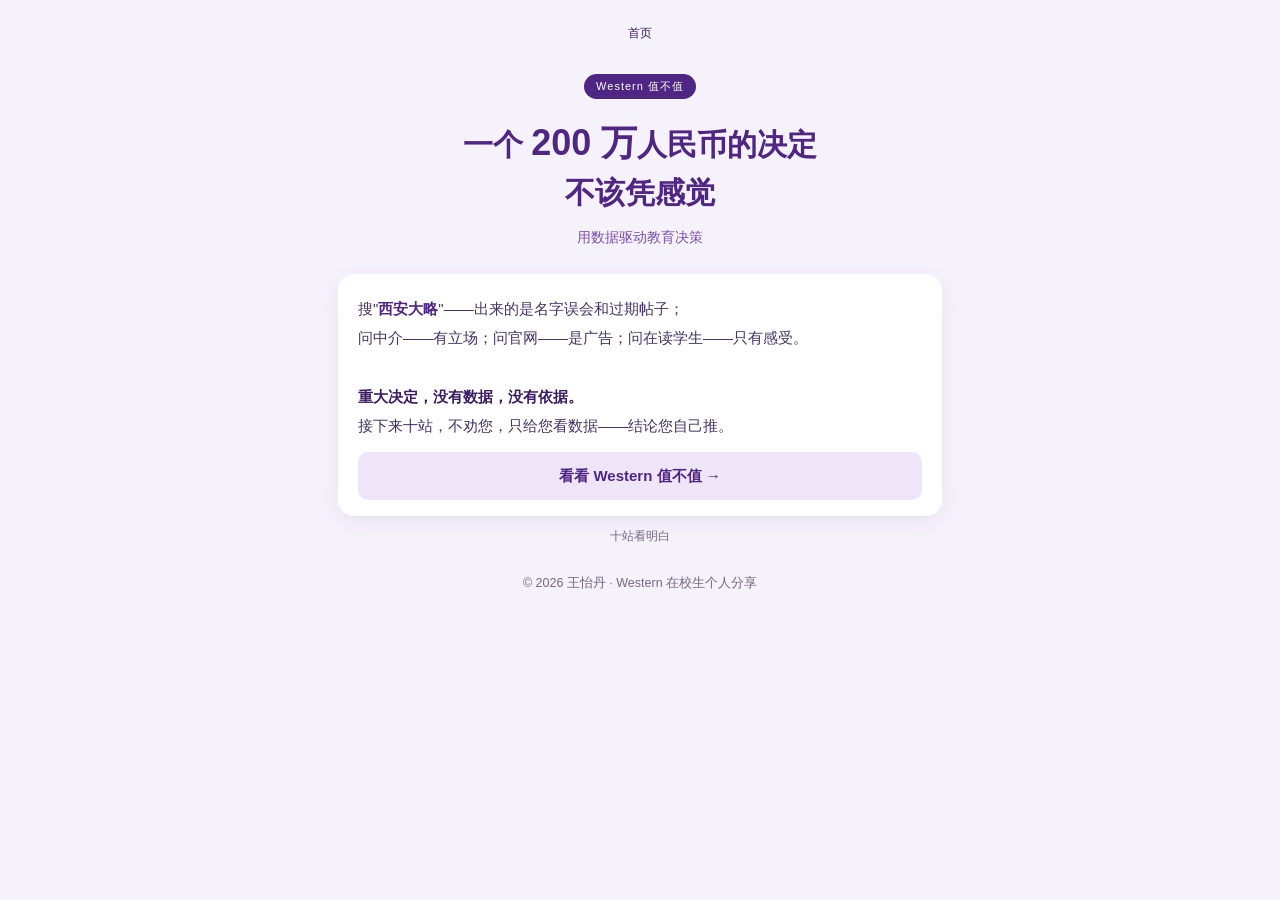
<file: western/index.html>
<!DOCTYPE html>
<html lang="zh-CN" data-western-player-version="20261007-10">
<head>
<meta charset="UTF-8">
<meta name="viewport" content="width=device-width, initial-scale=1.0, viewport-fit=cover">
<title>Western 值不值 ｜ 用数据驱动教育决策</title>
<meta name="description" content="在校生王怡丹的分享｜用数据驱动教育决策，看看 200 万读 Western 值不值。">
<meta property="og:title" content="Western 值不值">
<meta property="og:description" content="在校生王怡丹的分享">
<style>
:root{--purple:#4F2683;--purple-d:#3b1c64;--purple-l:#7a4fb0;--gold:#C9A869;--bg:#f6f2fb;--ink:#221633;--green:#2e7d32;--amber:#b26a00;--red:#b03030;}
*{margin:0;padding:0;box-sizing:border-box;}
body{font-family:"PingFang SC","Microsoft YaHei","Noto Sans CJK SC",sans-serif;background:var(--bg);color:var(--ink);}
.wrap{max-width:640px;margin:0 auto;padding:24px 18px 60px;}
.screen{display:none;animation:fade .35s ease;}
.screen.on{display:block;}
@keyframes fade{from{opacity:0;transform:translateY(10px);}to{opacity:1;transform:none;}}
.hero{text-align:center;padding:26px 0 6px;}
.badge{display:inline-block;background:var(--purple);color:#fff;font-size:11px;padding:4px 12px;border-radius:999px;letter-spacing:2px;}
h1{font-size:26px;color:var(--purple);margin:12px 0 4px;line-height:1.5;}
.slogan{color:var(--purple-l);font-size:13px;}
.card{background:#fff;border-radius:16px;padding:20px;box-shadow:0 6px 24px rgba(79,38,131,.08);margin-top:16px;}
.q{font-size:15px;font-weight:700;color:var(--purple-d);margin-bottom:10px;}
.fact{background:#f6f1fd;border-radius:10px;padding:10px 14px;font-size:13.5px;line-height:1.65;}
.fact b{color:var(--purple-d);}
.btn{display:block;width:100%;margin-top:16px;background:var(--purple);color:#fff;border:none;border-radius:12px;padding:15px;font-size:16px;font-weight:700;cursor:pointer;letter-spacing:1px;}
.btn.ghost{background:#fff;color:var(--purple);border:2px solid var(--purple);}
.foot{text-align:center;color:#b0a2cc;font-size:12px;margin-top:22px;line-height:1.8;}
/* 链条 */
.chain{display:grid;gap:0;margin-top:6px;}
.link{position:relative;padding:12px 14px 12px 46px;background:#fff;border:1.5px solid #e6dcf5;border-radius:12px;margin-bottom:0;}
.link+.link{margin-top:14px;}
.link .yr{position:absolute;left:10px;top:12px;width:26px;height:26px;border-radius:50%;background:var(--purple);color:#fff;font-size:10px;display:flex;align-items:center;justify-content:center;font-weight:700;}
.link .lt{font-size:14px;font-weight:700;color:var(--purple-d);}
.link .ls{font-size:12px;color:#5a4a78;margin-top:2px;line-height:1.6;}
.link.arrow::after{content:'▲';position:absolute;left:16px;bottom:-13px;font-size:11px;color:var(--purple-l);z-index:2;background:var(--bg);padding:0 2px;}
.link.now{border-color:var(--gold);border-width:2px;background:#fdf9f0;}
.link .tag-now{position:absolute;right:10px;top:12px;font-size:10px;color:var(--gold);border:1px solid var(--gold);border-radius:5px;padding:1px 7px;font-weight:700;}
/* 计算器 */
.seg{display:flex;gap:8px;flex-wrap:wrap;}
.seg button{flex:1;min-width:100px;border:2px solid #e6dcf5;border-radius:10px;padding:10px;font-size:14px;cursor:pointer;background:#fbf9fe;}
.seg button.sel{border-color:var(--purple);background:var(--purple);color:#fff;}
.slider{margin:6px 0 2px;}
input[type=range]{width:100%;accent-color:var(--purple);height:28px;}
.sval{display:flex;justify-content:space-between;font-size:13px;color:#5a4a78;}
.sval b{color:var(--purple);font-size:16px;}
.kpis{display:grid;grid-template-columns:1fr 1fr;gap:10px;margin-top:4px;}
.kpi{background:#f6f1fd;border-radius:12px;padding:12px 14px;}
.kpi .kl{font-size:12px;color:#8b7ab8;}
.kpi .kv{font-size:20px;font-weight:800;color:var(--purple);margin-top:2px;}
.kpi .kv small{font-size:12px;font-weight:400;color:#b7a6d6;}
.kpi .ks{font-size:11px;color:#8b7ab8;margin-top:2px;line-height:1.5;}
.fit{margin-top:14px;text-align:center;}
.fit .big{font-size:44px;font-weight:800;}
.fit .lbl{font-size:14px;font-weight:700;margin-top:2px;}
.fitbar{height:12px;background:#eee4f8;border-radius:7px;overflow:hidden;margin-top:10px;}
.fitbar i{display:block;height:100%;border-radius:7px;transition:width .3s;}
.note{font-size:12px;color:#8b7ab8;line-height:1.7;margin-top:12px;}
.verdict{margin-top:14px;border-radius:12px;padding:14px 16px;font-size:13.5px;line-height:1.75;}
.verdict.g{background:#eef7ee;border-left:5px solid var(--green);}
.verdict.a{background:#fdf6e7;border-left:5px solid var(--amber);}
.verdict.r{background:#fbeeee;border-left:5px solid var(--red);}
details{margin-top:10px;font-size:12.5px;color:#5a4a78;}
summary{cursor:pointer;font-weight:700;color:var(--purple-d);}
details p{margin-top:6px;line-height:1.7;}
/* 报告 */
.rep-card{background:#fff;border-radius:16px;padding:18px 20px;box-shadow:0 6px 24px rgba(79,38,131,.08);margin-top:14px;opacity:0;transform:translateY(18px);transition:all .5s ease;border-left:5px solid var(--purple);}
.rep-card.show{opacity:1;transform:none;}
.rep-head{display:flex;justify-content:space-between;align-items:baseline;gap:8px;}
.rep-head .dim-title{font-size:15.5px;font-weight:700;color:var(--purple-d);}
.rep-head .rs{font-size:13px;color:var(--purple-l);white-space:nowrap;font-weight:700;}
.steplabel{display:inline-block;font-size:10px;color:var(--gold);border:1px solid var(--gold);border-radius:5px;padding:1px 7px;margin-right:6px;vertical-align:middle;}
.facts{margin-top:10px;display:grid;gap:7px;}
.gen{text-align:center;padding:50px 20px;}
.gen .spin{font-size:38px;}
/* 数据存在感：大数字卡 */
.stats{display:grid;grid-template-columns:1fr 1fr;gap:10px;margin-top:12px;}
.stat{background:linear-gradient(150deg,#f6f1fd,#efe6fb);border-radius:12px;padding:14px 12px;text-align:center;border:1px solid #e9ddf7;}
.stat .n{font-size:30px;font-weight:800;color:var(--purple);line-height:1.15;}
.stat .n small{font-size:13px;font-weight:600;color:var(--purple-l);}
.stat .d{font-size:12.5px;font-weight:700;color:var(--purple-d);margin-top:3px;}
.stat .s{font-size:10.5px;color:#9a86c2;margin-top:2px;line-height:1.5;}
.stat.wide{grid-column:1/-1;display:flex;align-items:center;gap:14px;text-align:left;padding:12px 16px;}
.stat.wide .n{font-size:26px;white-space:nowrap;}
/* 对比条 */
.cmpbar{margin-top:8px;}
.cmpbar .row{display:flex;align-items:center;gap:8px;margin-top:7px;font-size:12px;}
.cmpbar .row .nm{width:96px;text-align:right;color:#5a4a78;flex:none;}
.cmpbar .row .bar{flex:1;height:14px;background:#eee4f8;border-radius:7px;overflow:hidden;}
.cmpbar .row .bar i{display:block;height:100%;background:var(--purple-l);border-radius:7px;}
.cmpbar .row .bar i.hl{background:var(--purple);box-shadow:0 0 0 1px var(--purple);}
.cmpbar .row .vv{width:70px;color:var(--purple-d);font-weight:700;flex:none;}
/* 数据对比表 */
.dtable{width:100%;border-collapse:collapse;margin-top:10px;font-size:12.5px;}
.dtable th{background:var(--purple);color:#fff;padding:8px 8px;text-align:left;font-size:12px;font-weight:700;}
.dtable td{padding:8px 8px;border-bottom:1px solid #eee4f8;color:#443366;line-height:1.5;}
.dtable tr.hl td{background:#f6f1fd;font-weight:700;color:var(--purple-d);}
.dtable .num{font-weight:800;color:var(--purple);white-space:nowrap;}
.dts{font-size:10.5px;color:#9a86c2;margin-top:6px;line-height:1.6;}
/* 视频预留位 */
.vidslot{margin-top:12px;border-radius:14px;background:linear-gradient(140deg,var(--purple-d),var(--purple) 60%,var(--purple-l));color:#fff;aspect-ratio:16/9;display:flex;flex-direction:column;align-items:center;justify-content:center;gap:8px;position:relative;overflow:hidden;}
.vidslot .tri{width:0;height:0;border-left:22px solid #fff;border-top:14px solid transparent;border-bottom:14px solid transparent;opacity:.95;}
.vidslot .vt{font-size:13px;font-weight:700;}
.vidslot .vs{font-size:11px;opacity:.85;text-align:center;line-height:1.7;padding:0 20px;}
.vidslot .vtag{position:absolute;top:10px;left:10px;font-size:10px;background:rgba(255,255,255,.18);border:1px solid rgba(255,255,255,.4);border-radius:999px;padding:2px 10px;}
/* 时间轴行 */
.yrline{margin-top:12px;background:#fdf9f0;border:1.5px solid var(--gold);border-radius:12px;padding:12px 14px;font-size:13px;line-height:1.8;color:#6b5320;}
/* 第一页：经确认的文案与排版调整，仅作用于首页 */
#sPain .hero{padding:24px 0 6px!important;}
#sPain h1{font-size:clamp(22px,6.2vw,30px);line-height:1.55;margin:16px 0 8px;}
#sPain .price{font-size:1.2em;font-weight:800;white-space:nowrap;}
#sPain .slogan{font-size:14px;line-height:1.8;}
#sPain .identity{margin-top:24px;padding-bottom:8px;color:#756781;font-size:12.5px;line-height:1.8;font-weight:400;text-align:center;}
#sPain .card{padding:20px;margin-top:18px;}
#sPain .home-copy{font-size:15px;line-height:1.95;color:#443366;}
#sPain .btn{margin-top:20px;min-height:50px;line-height:1.5;}
#sPain .btn:focus-visible{outline:3px solid var(--gold);outline-offset:3px;}
#sPain .foot{margin-top:18px;color:#756781;font-size:12px;}
@media(max-width:360px){#sPain .card{padding:18px;}#sPain .home-copy{font-size:14.5px;}}
#sHabit .seg button{min-height:48px;line-height:1.6;}
#sHabit .seg button:focus-visible{outline:3px solid var(--gold);outline-offset:3px;}
#sHabit .fact{line-height:1.85;}
/* 扫码阅读：随手机宽度排版，并保留屏幕安全边距 */
html{-webkit-text-size-adjust:100%;text-size-adjust:100%;}
.wrap{padding-left:max(18px,env(safe-area-inset-left));padding-right:max(18px,env(safe-area-inset-right));padding-bottom:max(60px,env(safe-area-inset-bottom));}
button{touch-action:manipulation;}
#sHabit .seg button{width:100%;min-width:0;white-space:normal;}
#sHabit .fact{overflow-wrap:break-word;}

#sL1{padding:12px 0;}
#sL1 .destination-page{box-sizing:border-box;width:100%;max-width:440px;margin:0 auto;padding:24px 18px 36px;background:#f6f2fb;color:#221633;font-family:"PingFang SC","Microsoft YaHei","Noto Sans CJK SC",sans-serif;}
#sL1 .destination-hero{text-align:center;padding:26px 0 6px;}
#sL1 .destination-badge{display:inline-block;background:#4f2683;color:#fff;font-size:11px;padding:4px 12px;border-radius:999px;letter-spacing:2px;line-height:normal;}
#sL1 h1{font-size:22px;font-weight:700;line-height:1.5;margin:12px 0 4px;color:#4f2683;}
#sL1 .destination-slogan{margin:0;color:#7a4fb0;font-size:13px;line-height:1.8;}
#sL1 .destination-card{box-sizing:border-box;background:#fff;border-radius:16px;padding:20px;box-shadow:0 6px 24px rgba(79,38,131,.08);margin-top:16px;}
#sL1 .destination-intro{margin:0;font-size:14px;line-height:1.85;color:#443366;}
#sL1 .destination-intro b{color:#3b1c64;}
#sL1 h2{font-size:17px;font-weight:700;line-height:1.6;margin:18px 0 6px;color:#3b1c64;}
#sL1 .destination-card>h2:first-child{margin-top:0;}
#sL1 .destination-caption{font-size:12px;line-height:1.8;color:#756781;margin:0 0 12px;}
#sL1 .destination-list{display:grid;gap:12px;}
#sL1 .destination-item{background:#f6f1fd;border-radius:12px;padding:0;min-width:0;}
#sL1 .destination-heading{display:flex;flex-wrap:wrap;align-items:baseline;justify-content:space-between;gap:4px 10px;}
#sL1 h3{font-size:16px;font-weight:700;line-height:1.6;margin:0;color:#3b1c64;}
#sL1 .destination-value{font-size:17px;font-weight:700;line-height:1.6;color:#4f2683;}
#sL1 .destination-route{font-size:12px;line-height:1.8;color:#756781;margin:3px 0 7px;}
#sL1 .destination-detail{font-size:13.5px;line-height:1.8;color:#443366;margin:0;overflow-wrap:break-word;}
#sL1 .destination-source{font-size:12px;line-height:1.8;color:#756781;margin:9px 0 0;overflow-wrap:break-word;}
#sL1 .destination-source a{display:inline-block;color:#4f2683;text-decoration:underline;text-underline-offset:3px;padding:4px 0;}
#sL1 .destination-source a:focus-visible{outline:2px solid #c9a869;outline-offset:2px;}
#sL1 .destination-date{margin:14px 0 0;}
#sL1 .destination-next{margin-top:12px;}
#sL1 .destination-action{box-sizing:border-box;display:block;width:100%;margin-top:16px;background:#4f2683;color:#fff;border:none;border-radius:12px;padding:15px;font-family:inherit;font-size:16px;font-weight:700;letter-spacing:1px;line-height:1.5;min-height:50px;}
#sL1 .destination-action:focus-visible{outline:3px solid #c9a869;outline-offset:3px;}
@media(max-width:360px){#sL1 .destination-card{padding:16px;}#sL1 .destination-item{padding:0;}}

#sL1 .destination-page{padding:0;background:transparent;}

#sL1 .destination-list{gap:8px;}
#sL1 .destination-summary{display:flex;align-items:center;gap:10px;padding:14px;min-height:52px;box-sizing:border-box;list-style:none;touch-action:manipulation;}
#sL1 .destination-summary::-webkit-details-marker{display:none;}
#sL1 .destination-summary::after{content:"⌄";color:#756781;font-size:20px;line-height:1;flex:0 0 14px;text-align:center;}
#sL1 .destination-item[open]>.destination-summary::after{content:"⌃";}
#sL1 .destination-summary:focus-visible{outline:2px solid #4f2683;outline-offset:2px;border-radius:12px;}
#sL1 .destination-summary .destination-heading{flex:1;min-width:0;}
#sL1 .destination-summary .destination-value{font-size:14px;}
#sL1 .destination-body{padding:0 14px 14px;}
@media(max-width:360px){#sL1 .destination-summary{padding:12px;}#sL1 .destination-body{padding:0 12px 12px;}}

#sL1 .destination-page{padding:14px 14px 18px;}
#sL1 .destination-hero{padding:4px 0 0;}
#sL1 h1{margin:7px 0 2px;font-size:22px;}
#sL1 .destination-card{margin-top:12px;padding:14px;}
#sL1 .destination-intro{font-size:13px;line-height:1.65;}
#sL1 h2{font-size:16px;margin:12px 0 4px;}
#sL1 .destination-caption{font-size:11px;line-height:1.6;margin-bottom:9px;}
#sL1 .destination-list{display:grid;grid-template-columns:repeat(2,minmax(0,1fr));gap:6px;}
#sL1 .compact-country{display:flex;flex-direction:column;justify-content:center;gap:4px;width:100%;min-width:0;min-height:60px;text-align:left;padding:9px 10px;background:#f6f1fd;border:0;border-radius:10px;color:#3b1c64;font-family:inherit;touch-action:manipulation;}
#sL1 .compact-name{display:flex;justify-content:space-between;gap:5px;font-size:14px;font-weight:700;line-height:1.3;}
#sL1 .compact-name>span{font-size:17px;color:#756781;}
#sL1 .compact-value{font-size:11.5px;font-weight:500;line-height:1.45;overflow-wrap:break-word;}
#sL1 .destination-date{margin:10px 0 0;font-size:11px;}
#sL1 .compact-path{display:block;text-align:left;width:100%;background:#fff;border:0;border-radius:12px;padding:11px 14px;margin-top:10px;font:700 14px/1.5 "PingFang SC","Microsoft YaHei",sans-serif;color:#3b1c64;min-height:50px;touch-action:manipulation;}
#sL1 .compact-path small{display:block;font-size:11px;font-weight:400;color:#756781;margin-top:2px;}
#sL1 .destination-action{margin-top:10px;min-height:44px;padding:11px;font-size:15px;}
#sL1 [hidden]{display:none!important;}
#sL1 .country-back{border:0;border-radius:10px;background:#4f2683;color:#fff;padding:12px 14px;min-height:44px;font:500 14px/1.5 "PingFang SC","Microsoft YaHei",sans-serif;}
#sL1 .country-detail-content{background:#fff;border-radius:14px;padding:18px;margin-top:12px;}
#sL1 .country-detail-content .destination-value{margin:8px 0;font-size:17px;}
#sL1 .country-detail-content h2{margin:0 0 8px;}
#sL1 .country-detail-content .destination-detail{margin-top:10px;}
#sL1 .country-detail-content .destination-source a{padding:7px 0;}

.wrap:has(#sL1.on){padding-top:10px;padding-bottom:max(12px,env(safe-area-inset-bottom));}
#sL1 .destination-page{padding:0;}

#sL2 .school-page{box-sizing:border-box;max-width:440px;width:100%;margin:auto;padding:14px;background:#f6f2fb;color:#221633;font-family:"PingFang SC","Microsoft YaHei",sans-serif;}
#sL2 .school-hero{text-align:center;}
#sL2 .school-badge{display:inline-block;font-size:11px;letter-spacing:2px;background:#4f2683;color:white;padding:4px 12px;border-radius:999px;}
#sL2 h1{font-size:22px;line-height:1.5;color:#4f2683;margin:7px 0 0;}
#sL2 .school-hero p{font-size:12px;color:#7a4fb0;line-height:1.5;margin:0;}
#sL2 .school-identity{font-size:12px;line-height:1.65;text-align:center;color:#443366;margin:9px 0;}
#sL2 button{font-family:inherit;touch-action:manipulation;}
#sL2 .school-video-entry{display:flex;align-items:center;gap:10px;width:100%;text-align:left;border:0;padding:8px;background:#fff;border-radius:12px;color:#3b1c64;}
#sL2 .school-video-entry img{width:96px;height:54px;object-fit:cover;border-radius:7px;}
#sL2 .school-video-entry b{font-size:13px;}
#sL2 .school-video-entry small{display:block;font-size:11px;color:#756781;margin-top:3px;}
#sL2 .school-watch{font-size:11px;color:#4f2683;display:block;margin-top:3px;}
#sL2 .school-story{margin-top:10px;background:#fff;padding:11px 12px;border-radius:12px;}
#sL2 .school-story p{font-size:12.5px;line-height:1.65;margin:0;color:#443366;}
#sL2 .school-story p+p{margin-top:7px;}
#sL2 .school-story b{color:#3b1c64;}
#sL2 .school-prompt{font-size:14px;color:#3b1c64;margin:10px 0 7px;line-height:1.5;}
#sL2 .school-stats{display:grid;grid-template-columns:repeat(2,minmax(0,1fr));gap:6px;}
#sL2 .school-stats button{min-width:0;min-height:70px;text-align:left;background:#fff;border:0;border-radius:10px;padding:9px 11px;color:#3b1c64;}
#sL2 .school-stats strong{display:block;font-size:19px;line-height:1.4;color:#4f2683;}
#sL2 .school-stats span{display:block;font-size:11.5px;line-height:1.5;}
#sL2 .school-stats small{display:block;font-size:11px;line-height:1.5;color:#756781;}
#sL2 .school-more{display:grid;grid-template-columns:repeat(2,minmax(0,1fr));gap:6px;margin-top:7px;}
#sL2 .school-more button{font-size:12px;line-height:1.5;min-height:44px;border:0;border-radius:9px;background:#ede4f8;color:#3b1c64;padding:8px 5px;}
#sL2 .school-note{font-size:11px;line-height:1.5;color:#756781;margin:6px 0;text-align:center;}
#sL2 .school-next,#sL2 .school-back{border:0;border-radius:10px;background:#4f2683;color:#fff;font-size:15px;line-height:1.5;padding:11px;min-height:44px;}
#sL2 .school-next{width:100%;}
#sL2 [hidden]{display:none!important;}
#sL2 .school-detail-content{background:#fff;border-radius:14px;padding:18px;margin-top:12px;font-size:14px;line-height:1.8;color:#443366;}
#sL2 .school-detail-content h2{font-size:18px;color:#3b1c64;margin:0 0 10px;line-height:1.5;}
#sL2 .school-detail-content p{margin:10px 0;}
#sL2 .school-detail-content video,#sL2 .school-detail-content img{width:100%;border-radius:10px;display:block;}
#sL2 .school-source{font-size:12px;line-height:1.8;overflow-wrap:break-word;}
#sL2 .school-source a{color:#4f2683;display:inline-block;padding:7px 0;}

#sL2 .school-page{padding:0;}
.wrap:has(#sL2.on){padding-top:10px;padding-bottom:max(12px,env(safe-area-inset-bottom));}
#sL2 .school-identity{text-align:left;font-size:12.5px;line-height:1.65;}
#sL2 .school-transition{font-size:13px;line-height:1.6;color:#3b1c64;margin:9px 0 0;}
#sL2 .school-story{margin-top:6px;}


#sL3 .school-page{box-sizing:border-box;max-width:440px;width:100%;margin:auto;padding:14px;background:#f6f2fb;color:#221633;font-family:"PingFang SC","Microsoft YaHei",sans-serif;}
#sL3 .school-hero{text-align:center;}
#sL3 .school-badge{display:inline-block;font-size:11px;letter-spacing:2px;background:#4f2683;color:white;padding:4px 12px;border-radius:999px;}
#sL3 h1{font-size:22px;line-height:1.5;color:#4f2683;margin:7px 0 0;}
#sL3 .school-hero p{font-size:12px;color:#7a4fb0;line-height:1.5;margin:0;}
#sL3 .school-identity{font-size:12px;line-height:1.65;text-align:center;color:#443366;margin:9px 0;}
#sL3 button{font-family:inherit;touch-action:manipulation;}
#sL3 .school-video-entry{display:flex;align-items:center;gap:10px;width:100%;text-align:left;border:0;padding:8px;background:#fff;border-radius:12px;color:#3b1c64;}
#sL3 .school-video-entry img{width:96px;height:54px;object-fit:cover;border-radius:7px;}
#sL3 .school-video-entry b{font-size:13px;}
#sL3 .school-video-entry small{display:block;font-size:11px;color:#756781;margin-top:3px;}
#sL3 .school-watch{font-size:11px;color:#4f2683;display:block;margin-top:3px;}
#sL3 .school-story{margin-top:10px;background:#fff;padding:11px 12px;border-radius:12px;}
#sL3 .school-story p{font-size:12.5px;line-height:1.65;margin:0;color:#443366;}
#sL3 .school-story p+p{margin-top:7px;}
#sL3 .school-story b{color:#3b1c64;}
#sL3 .school-prompt{font-size:14px;color:#3b1c64;margin:10px 0 7px;line-height:1.5;}
#sL3 .school-stats{display:grid;grid-template-columns:repeat(2,minmax(0,1fr));gap:6px;}
#sL3 .school-stats button{min-width:0;min-height:70px;text-align:left;background:#fff;border:0;border-radius:10px;padding:9px 11px;color:#3b1c64;}
#sL3 .school-stats strong{display:block;font-size:19px;line-height:1.4;color:#4f2683;}
#sL3 .school-stats span{display:block;font-size:11.5px;line-height:1.5;}
#sL3 .school-stats small{display:block;font-size:11px;line-height:1.5;color:#756781;}
#sL3 .school-more{display:grid;grid-template-columns:repeat(2,minmax(0,1fr));gap:6px;margin-top:7px;}
#sL3 .school-more button{font-size:12px;line-height:1.5;min-height:44px;border:0;border-radius:9px;background:#ede4f8;color:#3b1c64;padding:8px 5px;}
#sL3 .school-note{font-size:11px;line-height:1.5;color:#756781;margin:6px 0;text-align:center;}
#sL3 .school-next,#sL3 .school-back{border:0;border-radius:10px;background:#4f2683;color:#fff;font-size:15px;line-height:1.5;padding:11px;min-height:44px;}
#sL3 .school-next{width:100%;}
#sL3 [hidden]{display:none!important;}
#sL3 .school-detail-content{background:#fff;border-radius:14px;padding:18px;margin-top:12px;font-size:14px;line-height:1.8;color:#443366;}
#sL3 .school-detail-content h2{font-size:18px;color:#3b1c64;margin:0 0 10px;line-height:1.5;}
#sL3 .school-detail-content p{margin:10px 0;}
#sL3 .school-detail-content video,#sL3 .school-detail-content img{width:100%;border-radius:10px;display:block;}
#sL3 .school-source{font-size:12px;line-height:1.8;overflow-wrap:break-word;}
#sL3 .school-source a{color:#4f2683;display:inline-block;padding:7px 0;}
#sL3 .school-identity{text-align:left;font-size:12.5px;line-height:1.65;}
#sL3 .school-transition{font-size:13px;line-height:1.6;color:#3b1c64;margin:9px 0 0;}
#sL3 .school-story{margin-top:6px;}

#sL3 .job-intro{font-size:13px;line-height:1.7;color:#443366;margin:13px 0 9px;}
#sL3 .job-quote{background:#fff;border-radius:12px;padding:12px;margin-top:10px;font-size:13px;line-height:1.75;color:#443366;}
#sL3 .job-quote b{color:#3b1c64;}
#sL3 .job-links{display:grid;gap:6px;margin-top:10px;}
#sL3 .job-links button{width:100%;text-align:left;border:0;border-radius:10px;padding:10px 12px;background:#ede4f8;color:#3b1c64;min-height:52px;}
#sL3 .job-links b{display:block;font-size:13px;line-height:1.5;}
#sL3 .job-links span{display:block;font-size:11px;line-height:1.5;color:#756781;margin-top:2px;}
#sL3 .job-goals{display:grid;grid-template-columns:repeat(3,minmax(0,1fr));gap:6px;}
#sL3 .job-goals button{min-width:0;min-height:48px;background:#fff;border:1px solid #e6dcf5;border-radius:10px;padding:8px 5px;color:#3b1c64;font-size:12px;line-height:1.5;}
#sL3 .job-goals button[aria-pressed="true"]{background:#4f2683;color:#fff;}
#sL3 .job-next{margin-top:12px;}
#sL3 .job-context{font-size:12px;line-height:1.65;color:#756781;}
#sL3 .job-school{margin-top:12px;padding:10px 0;border-top:1px solid #e6dcf5;}
#sL3 .job-school h3{font-size:14px;line-height:1.5;color:#3b1c64;margin:0 0 5px;}
#sL3 .job-school p{font-size:13px;line-height:1.7;margin:4px 0;}
#sL3 .job-school a{font-size:12px;line-height:1.7;color:#4f2683;display:inline-block;padding:6px 0;}

#sL3 .school-page{padding:0;}
.wrap:has(#sL3.on){padding-top:10px;padding-bottom:max(12px,env(safe-area-inset-bottom));}


#sL3 .school-page{box-sizing:border-box;max-width:440px;width:100%;margin:auto;padding:14px;background:#f6f2fb;color:#221633;font-family:"PingFang SC","Microsoft YaHei",sans-serif;}
#sL3 .school-hero{text-align:center;}
#sL3 .school-badge{display:inline-block;font-size:11px;letter-spacing:2px;background:#4f2683;color:white;padding:4px 12px;border-radius:999px;}
#sL3 h1{font-size:22px;line-height:1.5;color:#4f2683;margin:7px 0 0;}
#sL3 .school-hero p{font-size:12px;color:#7a4fb0;line-height:1.5;margin:0;}
#sL3 .school-identity{font-size:12px;line-height:1.65;text-align:center;color:#443366;margin:9px 0;}
#sL3 button{font-family:inherit;touch-action:manipulation;}
#sL3 .school-video-entry{display:flex;align-items:center;gap:10px;width:100%;text-align:left;border:0;padding:8px;background:#fff;border-radius:12px;color:#3b1c64;}
#sL3 .school-video-entry img{width:96px;height:54px;object-fit:cover;border-radius:7px;}
#sL3 .school-video-entry b{font-size:13px;}
#sL3 .school-video-entry small{display:block;font-size:11px;color:#756781;margin-top:3px;}
#sL3 .school-watch{font-size:11px;color:#4f2683;display:block;margin-top:3px;}
#sL3 .school-story{margin-top:10px;background:#fff;padding:11px 12px;border-radius:12px;}
#sL3 .school-story p{font-size:12.5px;line-height:1.65;margin:0;color:#443366;}
#sL3 .school-story p+p{margin-top:7px;}
#sL3 .school-story b{color:#3b1c64;}
#sL3 .school-prompt{font-size:14px;color:#3b1c64;margin:10px 0 7px;line-height:1.5;}
#sL3 .school-stats{display:grid;grid-template-columns:repeat(2,minmax(0,1fr));gap:6px;}
#sL3 .school-stats button{min-width:0;min-height:70px;text-align:left;background:#fff;border:0;border-radius:10px;padding:9px 11px;color:#3b1c64;}
#sL3 .school-stats strong{display:block;font-size:19px;line-height:1.4;color:#4f2683;}
#sL3 .school-stats span{display:block;font-size:11.5px;line-height:1.5;}
#sL3 .school-stats small{display:block;font-size:11px;line-height:1.5;color:#756781;}
#sL3 .school-more{display:grid;grid-template-columns:repeat(2,minmax(0,1fr));gap:6px;margin-top:7px;}
#sL3 .school-more button{font-size:12px;line-height:1.5;min-height:44px;border:0;border-radius:9px;background:#ede4f8;color:#3b1c64;padding:8px 5px;}
#sL3 .school-note{font-size:11px;line-height:1.5;color:#756781;margin:6px 0;text-align:center;}
#sL3 .school-next,#sL3 .school-back{border:0;border-radius:10px;background:#4f2683;color:#fff;font-size:15px;line-height:1.5;padding:11px;min-height:44px;}
#sL3 .school-next{width:100%;}
#sL3 [hidden]{display:none!important;}
#sL3 .school-detail-content{background:#fff;border-radius:14px;padding:18px;margin-top:12px;font-size:14px;line-height:1.8;color:#443366;}
#sL3 .school-detail-content h2{font-size:18px;color:#3b1c64;margin:0 0 10px;line-height:1.5;}
#sL3 .school-detail-content p{margin:10px 0;}
#sL3 .school-detail-content video,#sL3 .school-detail-content img{width:100%;border-radius:10px;display:block;}
#sL3 .school-source{font-size:12px;line-height:1.8;overflow-wrap:break-word;}
#sL3 .school-source a{color:#4f2683;display:inline-block;padding:7px 0;}
#sL3 .school-identity{text-align:left;font-size:12.5px;line-height:1.65;}
#sL3 .school-transition{font-size:13px;line-height:1.6;color:#3b1c64;margin:9px 0 0;}
#sL3 .school-story{margin-top:6px;}

#sL3 .job-intro{font-size:13px;line-height:1.7;color:#443366;margin:13px 0 9px;}
#sL3 .job-quote{background:#fff;border-radius:12px;padding:12px;margin-top:10px;font-size:13px;line-height:1.75;color:#443366;}
#sL3 .job-quote b{color:#3b1c64;}
#sL3 .job-links{display:grid;gap:6px;margin-top:10px;}
#sL3 .job-links button{width:100%;text-align:left;border:0;border-radius:10px;padding:10px 12px;background:#ede4f8;color:#3b1c64;min-height:52px;}
#sL3 .job-links b{display:block;font-size:13px;line-height:1.5;}
#sL3 .job-links span{display:block;font-size:11px;line-height:1.5;color:#756781;margin-top:2px;}
#sL3 .job-goals{display:grid;grid-template-columns:repeat(3,minmax(0,1fr));gap:6px;}
#sL3 .job-goals button{min-width:0;min-height:48px;background:#fff;border:1px solid #e6dcf5;border-radius:10px;padding:8px 5px;color:#3b1c64;font-size:12px;line-height:1.5;}
#sL3 .job-goals button[aria-pressed="true"]{background:#4f2683;color:#fff;}
#sL3 .job-next{margin-top:12px;}
#sL3 .job-context{font-size:12px;line-height:1.65;color:#756781;}
#sL3 .job-school{margin-top:12px;padding:10px 0;border-top:1px solid #e6dcf5;}
#sL3 .job-school h3{font-size:14px;line-height:1.5;color:#3b1c64;margin:0 0 5px;}
#sL3 .job-school p{font-size:13px;line-height:1.7;margin:4px 0;}
#sL3 .job-school a{font-size:12px;line-height:1.7;color:#4f2683;display:inline-block;padding:6px 0;}


#sL3 .job-intro{font-size:12px;line-height:1.6;margin:8px 0;}
#sL3 .school-stats button{min-height:58px;padding:6px 9px;}
#sL3 .school-stats strong{font-size:17px;line-height:1.35;}
#sL3 .job-quote{padding:8px 10px;margin-top:7px;font-size:12px;line-height:1.6;}
#sL3 .job-table-tabs{display:flex;gap:5px;margin-top:9px;}
#sL3 .job-table-tabs button{flex:1;min-width:0;min-height:44px;padding:6px 3px;border:0;border-radius:8px 8px 0 0;background:#ede4f8;color:#3b1c64;font-size:12px;}
#sL3 .job-table-tabs button[aria-selected="true"]{background:#4f2683;color:#fff;}
#sL3 .job-overview-table{width:100%;border-collapse:collapse;background:#fff;font-size:12px;line-height:1.4;table-layout:fixed;}
#sL3 .job-overview-table th{font-weight:500;text-align:left;color:#756781;padding:5px 6px;font-size:11px;}
#sL3 .job-overview-table td{padding:5px 6px;border-top:1px solid #eee7f6;vertical-align:middle;overflow-wrap:break-word;}
#sL3 .job-overview-table th:first-child{width:43%;}
#sL3 .job-overview-table small{font-size:11px;color:#756781;}
#sL3 .job-table-source{display:block;width:100%;min-height:44px;border:0;padding:5px 4px;background:transparent;color:#756781;font-size:11px;line-height:1.5;text-align:left;}
#sL3 .school-prompt{margin:4px 0 5px;}
#sL3 .job-goals{grid-template-columns:1fr;gap:4px;}
#sL3 .job-goals button{min-height:44px;padding:7px 10px;text-align:left;}
#sL3 #employment-china-panel .job-overview-table th:first-child{width:55%;}
#sL3 #employment-china-panel .job-overview-table th,#sL3 #employment-china-panel .job-overview-table td{text-align:center;padding:7px 6px;}
#sL3 #employment-china-panel .job-overview-table td:last-child{font-variant-numeric:tabular-nums;white-space:nowrap;font-size:14px;color:#4f2683;}
#sL3 #employment-china-panel .job-table-source{text-align:center;}

#sL3 .school-page{padding:0;}


#sL3 .school-page{box-sizing:border-box;max-width:440px;width:100%;margin:auto;padding:14px;background:#f6f2fb;color:#221633;font-family:"PingFang SC","Microsoft YaHei",sans-serif;}
#sL3 .school-hero{text-align:center;}
#sL3 .school-badge{display:inline-block;font-size:11px;letter-spacing:2px;background:#4f2683;color:white;padding:4px 12px;border-radius:999px;}
#sL3 h1{font-size:22px;line-height:1.5;color:#4f2683;margin:7px 0 0;}
#sL3 .school-hero p{font-size:12px;color:#7a4fb0;line-height:1.5;margin:0;}
#sL3 .school-identity{font-size:12px;line-height:1.65;text-align:center;color:#443366;margin:9px 0;}
#sL3 button{font-family:inherit;touch-action:manipulation;}
#sL3 .school-video-entry{display:flex;align-items:center;gap:10px;width:100%;text-align:left;border:0;padding:8px;background:#fff;border-radius:12px;color:#3b1c64;}
#sL3 .school-video-entry img{width:96px;height:54px;object-fit:cover;border-radius:7px;}
#sL3 .school-video-entry b{font-size:13px;}
#sL3 .school-video-entry small{display:block;font-size:11px;color:#756781;margin-top:3px;}
#sL3 .school-watch{font-size:11px;color:#4f2683;display:block;margin-top:3px;}
#sL3 .school-story{margin-top:10px;background:#fff;padding:11px 12px;border-radius:12px;}
#sL3 .school-story p{font-size:12.5px;line-height:1.65;margin:0;color:#443366;}
#sL3 .school-story p+p{margin-top:7px;}
#sL3 .school-story b{color:#3b1c64;}
#sL3 .school-prompt{font-size:14px;color:#3b1c64;margin:10px 0 7px;line-height:1.5;}
#sL3 .school-stats{display:grid;grid-template-columns:repeat(2,minmax(0,1fr));gap:6px;}
#sL3 .school-stats button{min-width:0;min-height:70px;text-align:left;background:#fff;border:0;border-radius:10px;padding:9px 11px;color:#3b1c64;}
#sL3 .school-stats strong{display:block;font-size:19px;line-height:1.4;color:#4f2683;}
#sL3 .school-stats span{display:block;font-size:11.5px;line-height:1.5;}
#sL3 .school-stats small{display:block;font-size:11px;line-height:1.5;color:#756781;}
#sL3 .school-more{display:grid;grid-template-columns:repeat(2,minmax(0,1fr));gap:6px;margin-top:7px;}
#sL3 .school-more button{font-size:12px;line-height:1.5;min-height:44px;border:0;border-radius:9px;background:#ede4f8;color:#3b1c64;padding:8px 5px;}
#sL3 .school-note{font-size:11px;line-height:1.5;color:#756781;margin:6px 0;text-align:center;}
#sL3 .school-next,#sL3 .school-back{border:0;border-radius:10px;background:#4f2683;color:#fff;font-size:15px;line-height:1.5;padding:11px;min-height:44px;}
#sL3 .school-next{width:100%;}
#sL3 [hidden]{display:none!important;}
#sL3 .school-detail-content{background:#fff;border-radius:14px;padding:18px;margin-top:12px;font-size:14px;line-height:1.8;color:#443366;}
#sL3 .school-detail-content h2{font-size:18px;color:#3b1c64;margin:0 0 10px;line-height:1.5;}
#sL3 .school-detail-content p{margin:10px 0;}
#sL3 .school-detail-content video,#sL3 .school-detail-content img{width:100%;border-radius:10px;display:block;}
#sL3 .school-source{font-size:12px;line-height:1.8;overflow-wrap:break-word;}
#sL3 .school-source a{color:#4f2683;display:inline-block;padding:7px 0;}
#sL3 .school-identity{text-align:left;font-size:12.5px;line-height:1.65;}
#sL3 .school-transition{font-size:13px;line-height:1.6;color:#3b1c64;margin:9px 0 0;}
#sL3 .school-story{margin-top:6px;}

#sL3 .job-intro{font-size:13px;line-height:1.7;color:#443366;margin:13px 0 9px;}
#sL3 .job-quote{background:#fff;border-radius:12px;padding:12px;margin-top:10px;font-size:13px;line-height:1.75;color:#443366;}
#sL3 .job-quote b{color:#3b1c64;}
#sL3 .job-links{display:grid;gap:6px;margin-top:10px;}
#sL3 .job-links button{width:100%;text-align:left;border:0;border-radius:10px;padding:10px 12px;background:#ede4f8;color:#3b1c64;min-height:52px;}
#sL3 .job-links b{display:block;font-size:13px;line-height:1.5;}
#sL3 .job-links span{display:block;font-size:11px;line-height:1.5;color:#756781;margin-top:2px;}
#sL3 .job-goals{display:grid;grid-template-columns:repeat(3,minmax(0,1fr));gap:6px;}
#sL3 .job-goals button{min-width:0;min-height:48px;background:#fff;border:1px solid #e6dcf5;border-radius:10px;padding:8px 5px;color:#3b1c64;font-size:12px;line-height:1.5;}
#sL3 .job-goals button[aria-pressed="true"]{background:#4f2683;color:#fff;}
#sL3 .job-next{margin-top:12px;}
#sL3 .job-context{font-size:12px;line-height:1.65;color:#756781;}
#sL3 .job-school{margin-top:12px;padding:10px 0;border-top:1px solid #e6dcf5;}
#sL3 .job-school h3{font-size:14px;line-height:1.5;color:#3b1c64;margin:0 0 5px;}
#sL3 .job-school p{font-size:13px;line-height:1.7;margin:4px 0;}
#sL3 .job-school a{font-size:12px;line-height:1.7;color:#4f2683;display:inline-block;padding:6px 0;}


#sL3 .job-intro{font-size:12px;line-height:1.6;margin:8px 0;}
#sL3 .school-stats button{min-height:58px;padding:6px 9px;}
#sL3 .school-stats strong{font-size:17px;line-height:1.35;}
#sL3 .job-quote{padding:8px 10px;margin-top:7px;font-size:12px;line-height:1.6;}
#sL3 .job-table-tabs{display:flex;gap:5px;margin-top:9px;}
#sL3 .job-table-tabs button{flex:1;min-width:0;min-height:44px;padding:6px 3px;border:0;border-radius:8px 8px 0 0;background:#ede4f8;color:#3b1c64;font-size:12px;}
#sL3 .job-table-tabs button[aria-selected="true"]{background:#4f2683;color:#fff;}
#sL3 .job-overview-table{width:100%;border-collapse:collapse;background:#fff;font-size:12px;line-height:1.4;table-layout:fixed;}
#sL3 .job-overview-table th{font-weight:500;text-align:left;color:#756781;padding:5px 6px;font-size:11px;}
#sL3 .job-overview-table td{padding:5px 6px;border-top:1px solid #eee7f6;vertical-align:middle;overflow-wrap:break-word;}
#sL3 .job-overview-table th:first-child{width:43%;}
#sL3 .job-overview-table small{font-size:11px;color:#756781;}
#sL3 .job-table-source{display:block;width:100%;min-height:44px;border:0;padding:5px 4px;background:transparent;color:#756781;font-size:11px;line-height:1.5;text-align:left;}
#sL3 .school-prompt{margin:4px 0 5px;}
#sL3 .job-goals{grid-template-columns:1fr;gap:4px;}
#sL3 .job-goals button{min-height:44px;padding:7px 10px;text-align:left;}
#sL3 .job-continue{margin-top:8px;}
#sL3 .job-continue:disabled{opacity:.45;}
#sL3 #employment-china-panel .job-overview-table th:first-child{width:55%;}
#sL3 #employment-china-panel .job-overview-table th,#sL3 #employment-china-panel .job-overview-table td{text-align:center;padding:7px 6px;}
#sL3 #employment-china-panel .job-overview-table td:last-child{font-variant-numeric:tabular-nums;white-space:nowrap;font-size:14px;color:#4f2683;}
#sL3 #employment-china-panel .job-table-source{text-align:center;}

#sL3 .school-page{padding:0;}

#sL4 .alumni-page{box-sizing:border-box;width:100%;max-width:440px;margin:auto;padding:14px;background:#f6f2fb;color:#221633;font-family:"PingFang SC","Microsoft YaHei",sans-serif;}
#sL4 .alumni-page *{box-sizing:border-box;}
#sL4 .alumni-hero{text-align:center;}
#sL4 .alumni-badge{display:inline-block;background:#4f2683;color:#fff;font-size:11px;line-height:1.5;letter-spacing:2px;padding:4px 12px;border-radius:999px;}
#sL4 h1{font-size:22px;line-height:1.5;color:#4f2683;margin:7px 0 0;}
#sL4 .alumni-hero p{font-size:12px;line-height:1.5;color:#7a4fb0;margin:0;}
#sL4 .alumni-card{background:#fff;border-radius:14px;padding:11px;margin-top:9px;}
#sL4 .alumni-stats{display:grid;grid-template-columns:repeat(2,minmax(0,1fr));gap:6px;}
#sL4 .alumni-stat{display:block;min-width:0;min-height:44px;background:#f3ecfa;border-radius:10px;padding:8px;text-align:center;text-decoration:none;}
#sL4 .alumni-stat strong{display:block;font-size:25px;line-height:1.2;color:#4f2683;}
#sL4 .alumni-stat strong small{font-size:12px;color:#7a4fb0;}
#sL4 .alumni-stat b{display:block;font-size:12px;line-height:1.5;color:#3b1c64;margin-top:3px;}
#sL4 .alumni-stat p{font-size:11px;line-height:1.5;color:#756781;margin:2px 0 0;}
#sL4 .alumni-source-link{display:block;font-size:11px;line-height:1.5;color:#4f2683;text-decoration:underline;margin-top:3px;}
#sL4 .alumni-wide{grid-column:1/-1;display:flex;align-items:center;gap:10px;text-align:left;}
#sL4 .alumni-wide strong{white-space:nowrap;font-size:24px;flex-shrink:0;}
#sL4 .alumni-wide div{min-width:0;}
#sL4 .alumni-facts{display:grid;gap:6px;margin-top:7px;}
#sL4 .alumni-facts p{font-size:12.5px;line-height:1.6;color:#443366;background:#f6f1fd;border-radius:9px;padding:8px 10px;margin:0;}
#sL4 .alumni-facts b{color:#3b1c64;}
#sL4 .alumni-source-note{font-size:11px;line-height:1.5;color:#756781;margin:7px 0;}
#sL4 .alumni-next{font-family:inherit;display:block;width:100%;border:0;border-radius:10px;background:#4f2683;color:#fff;font-size:15px;line-height:1.5;padding:11px;min-height:44px;touch-action:manipulation;}
@media(max-width:360px){#sL4 .alumni-card{padding:9px;}#sL4 .alumni-wide{gap:7px;}}

#sL4 .alumni-page{padding:0;}
.wrap:has(#sL4.on){padding-top:10px;padding-bottom:max(12px,env(safe-area-inset-bottom));}

#sL4 .alumni-page{box-sizing:border-box;width:100%;max-width:440px;margin:auto;padding:14px;background:#f6f2fb;color:#221633;font-family:"PingFang SC","Microsoft YaHei",sans-serif;}
#sL4 .alumni-page *{box-sizing:border-box;}
#sL4 .alumni-hero{text-align:center;}
#sL4 .alumni-badge{display:inline-block;background:#4f2683;color:#fff;font-size:11px;line-height:1.5;letter-spacing:2px;padding:4px 12px;border-radius:999px;}
#sL4 h1{font-size:22px;line-height:1.5;color:#4f2683;margin:7px 0 0;}
#sL4 .alumni-hero p{font-size:12px;line-height:1.5;color:#7a4fb0;margin:0;}
#sL4 .alumni-card{background:#fff;border-radius:14px;padding:11px;margin-top:9px;}
#sL4 .alumni-stats{display:grid;grid-template-columns:repeat(2,minmax(0,1fr));gap:6px;}
#sL4 .alumni-stat{display:block;min-width:0;min-height:44px;background:#f3ecfa;border-radius:10px;padding:8px;text-align:center;text-decoration:none;}
#sL4 .alumni-stat strong{display:block;font-size:25px;line-height:1.2;color:#4f2683;}
#sL4 .alumni-stat strong small{font-size:12px;color:#7a4fb0;}
#sL4 .alumni-stat b{display:block;font-size:12px;line-height:1.5;color:#3b1c64;margin-top:3px;}
#sL4 .alumni-stat p{font-size:11px;line-height:1.5;color:#756781;margin:2px 0 0;}
#sL4 .alumni-source-link{display:block;font-size:11px;line-height:1.5;color:#4f2683;text-decoration:underline;margin-top:3px;}
#sL4 .alumni-wide{grid-column:1/-1;display:flex;align-items:center;gap:10px;text-align:left;}
#sL4 .alumni-wide strong{white-space:nowrap;font-size:24px;flex-shrink:0;}
#sL4 .alumni-wide div{min-width:0;}
#sL4 .alumni-facts{display:grid;gap:6px;margin-top:7px;}
#sL4 .alumni-facts p{font-size:12.5px;line-height:1.6;color:#443366;background:#f6f1fd;border-radius:9px;padding:8px 10px;margin:0;}
#sL4 .alumni-facts b{color:#3b1c64;}
#sL4 .alumni-inline-sources{display:flex;gap:12px;flex-wrap:wrap;margin-top:2px;}
#sL4 .alumni-inline-sources a{display:inline-flex;align-items:center;min-height:44px;font-size:11px;color:#4f2683;}
#sL4 .alumni-source-note{font-size:11px;line-height:1.5;color:#756781;margin:7px 0;}
#sL4 .alumni-next{font-family:inherit;display:block;width:100%;border:0;border-radius:10px;background:#4f2683;color:#fff;font-size:15px;line-height:1.5;padding:11px;min-height:44px;touch-action:manipulation;}
@media(max-width:360px){#sL4 .alumni-card{padding:9px;}#sL4 .alumni-wide{gap:7px;}}

#sL4 .alumni-page{padding:0;}

#sL5 .options-page{box-sizing:border-box;width:100%;max-width:440px;margin:auto;padding:14px;background:#f6f2fb;color:#221633;font-family:"PingFang SC","Microsoft YaHei",sans-serif;}
#sL5 .options-page *{box-sizing:border-box;}
#sL5 .options-hero{text-align:center;}
#sL5 .options-badge{display:inline-block;background:#4f2683;color:#fff;font-size:11px;line-height:1.5;padding:4px 12px;letter-spacing:2px;border-radius:999px;}
#sL5 h1{font-size:22px;line-height:1.5;margin:7px 0 0;color:#4f2683;}
#sL5 .options-hero p{font-size:12px;line-height:1.5;color:#7a4fb0;margin:0;}
#sL5 .options-intro{font-size:13px;line-height:1.65;color:#443366;margin:10px 0;}
#sL5 h2{font-size:13px;line-height:1.6;color:#3b1c64;margin:8px 0 6px;}
#sL5 button{font-family:inherit;touch-action:manipulation;}
#sL5 .options-countries{display:grid;grid-template-columns:repeat(2,minmax(0,1fr));gap:6px;}
#sL5 .options-countries button{min-width:0;min-height:56px;background:#fff;border:1px solid #e6dcf5;border-radius:9px;text-align:left;padding:7px 9px;color:#3b1c64;}
#sL5 .options-countries b{display:block;font-size:13px;line-height:1.5;}
#sL5 .options-countries b span{float:right;}
#sL5 .options-countries small{display:block;font-size:11px;line-height:1.5;margin-top:2px;color:#756781;}
#sL5 .options-note{font-size:11px;line-height:1.5;color:#756781;margin:6px 0;}
#sL5 .options-path{display:block;width:100%;min-height:44px;background:#ede4f8;border:0;border-radius:10px;text-align:left;color:#3b1c64;padding:9px 10px;}
#sL5 .options-path b{display:block;font-size:12.5px;line-height:1.5;}
#sL5 .options-path small{display:block;font-size:11px;line-height:1.6;color:#756781;margin-top:2px;}
#sL5 .options-return{background:#fff;border-radius:10px;padding:9px 10px;margin-top:7px;color:#443366;}
#sL5 .options-return b{font-size:12.5px;line-height:1.5;color:#3b1c64;}
#sL5 .options-return p{font-size:12px;line-height:1.6;margin:4px 0 0;}
#sL5 .options-next,#sL5 .options-back{display:block;width:100%;min-height:44px;background:#4f2683;color:#fff;border:0;border-radius:10px;padding:11px;font-size:15px;line-height:1.5;}
#sL5 [hidden]{display:none!important;}
#sL5 .options-detail-content{background:#fff;border-radius:12px;padding:15px;margin-top:10px;font-size:14px;line-height:1.8;color:#443366;}
#sL5 .options-detail-content h2{font-size:18px;line-height:1.5;margin:0 0 8px;}
#sL5 .options-detail-content p{margin:9px 0;}
#sL5 .options-source{font-size:12px;line-height:1.7;}
#sL5 .options-source a{display:block;min-height:44px;padding:8px 0;color:#4f2683;overflow-wrap:break-word;}

#sL5 .options-page{padding:0;}
.wrap:has(#sL5.on){padding-top:10px;padding-bottom:max(12px,env(safe-area-inset-bottom));}

#sL5 .options-page{box-sizing:border-box;width:100%;max-width:440px;margin:auto;padding:14px;background:#f6f2fb;color:#221633;font-family:"PingFang SC","Microsoft YaHei",sans-serif;}
#sL5 .options-page *{box-sizing:border-box;}
#sL5 .options-hero{text-align:center;}
#sL5 .options-badge{display:inline-block;background:#4f2683;color:#fff;font-size:11px;line-height:1.5;padding:4px 12px;letter-spacing:2px;border-radius:999px;}
#sL5 h1{font-size:22px;line-height:1.5;margin:7px 0 0;color:#4f2683;}
#sL5 .options-hero p{font-size:12px;line-height:1.5;color:#7a4fb0;margin:0;}
#sL5 .options-intro{font-size:13px;line-height:1.65;color:#443366;margin:10px 0;}
#sL5 h2{font-size:13px;line-height:1.6;color:#3b1c64;margin:8px 0 6px;}
#sL5 button{font-family:inherit;touch-action:manipulation;}
#sL5 .options-countries{display:grid;grid-template-columns:repeat(2,minmax(0,1fr));gap:6px;}
#sL5 .options-countries button{min-width:0;min-height:56px;background:#fff;border:1px solid #e6dcf5;border-radius:9px;text-align:left;padding:7px 9px;color:#3b1c64;}
#sL5 .options-countries b{display:block;font-size:13px;line-height:1.5;}
#sL5 .options-countries b span{float:right;}
#sL5 .options-countries small{display:block;font-size:11px;line-height:1.5;margin-top:2px;color:#756781;}
#sL5 .options-note{font-size:11px;line-height:1.5;color:#756781;margin:6px 0;}
#sL5 .options-path{display:block;width:100%;min-height:44px;background:#ede4f8;border:0;border-radius:10px;text-align:left;color:#3b1c64;padding:9px 10px;}
#sL5 .options-path b{display:block;font-size:12.5px;line-height:1.5;}
#sL5 .options-path small{display:block;font-size:11px;line-height:1.6;color:#756781;margin-top:2px;}
#sL5 .options-return{background:#fff;border-radius:10px;padding:9px 10px;margin-top:7px;color:#443366;}
#sL5 .options-return b{font-size:12.5px;line-height:1.5;color:#3b1c64;}
#sL5 .options-return p{font-size:12px;line-height:1.6;margin:4px 0 0;}
#sL5 .options-goals{display:grid;grid-template-columns:repeat(3,minmax(0,1fr));gap:6px;}
#sL5 .options-goals button{min-width:0;min-height:48px;background:#fff;border:1px solid #e6dcf5;border-radius:9px;padding:7px 4px;color:#3b1c64;font-size:12px;line-height:1.5;}
#sL5 .options-goals button[aria-pressed="true"]{background:#4f2683;color:#fff;}
#sL5 .options-next,#sL5 .options-back{display:block;width:100%;min-height:44px;background:#4f2683;color:#fff;border:0;border-radius:10px;padding:11px;font-size:15px;line-height:1.5;}
#sL5 [hidden]{display:none!important;}
#sL5 .options-detail-content{background:#fff;border-radius:12px;padding:15px;margin-top:10px;font-size:14px;line-height:1.8;color:#443366;}
#sL5 .options-detail-content h2{font-size:18px;line-height:1.5;margin:0 0 8px;}
#sL5 .options-detail-content p{margin:9px 0;}
#sL5 .options-source{font-size:12px;line-height:1.7;}
#sL5 .options-source a{display:block;min-height:44px;padding:8px 0;color:#4f2683;overflow-wrap:break-word;}

#sL5 .options-page{padding:0;}
#sL1 .destination-bridge{margin:9px 0;font-size:12px;line-height:1.7;color:#443366;}#sL1 .destination-bridge b{color:#3b1c64;}
</style>
<link rel="stylesheet" href="player.css?v=20261007-10">
<style>
#sL6{color-scheme:light dark;--cost-bg:light-dark(#faf8f5,#211d27);--cost-ink:light-dark(#302139,#f2eaf5);--cost-muted:light-dark(#635a68,#d0c4d5);--cost-line:light-dark(#dfd7e3,#584b61);--cost-fill:light-dark(#efe8f3,#362b40);--cost-deep:light-dark(#4d2864,#ccb0e0);--cost-on:light-dark(#ffffff,#26162e)}
#sL6 .cost-page{max-width:440px;margin:0 auto;padding:20px 18px;background:var(--cost-bg);color:var(--cost-ink);font:14px/1.45 "PingFang SC","Microsoft YaHei",sans-serif;box-sizing:border-box}
#sL6 *{box-sizing:border-box}#sL6 [hidden]{display:none!important}
#sL6 h1{font-size:22px;line-height:1.5;margin:7px 0 0;font-weight:700;color:var(--cost-deep)}#sL6 h2{font-size:14px;margin:12px 0 5px}#sL6 p{margin:8px 0}#sL6 .cost-badge{font-size:11px;color:var(--cost-muted)}#sL6 .cost-slogan{color:var(--cost-deep);font-weight:600}#sL6 .cost-intro{font-size:13px}
#sL6 button{font:inherit;color:inherit;cursor:pointer;max-width:100%}#sL6 .cost-budget{display:grid;gap:3px;background:var(--cost-fill);border:0;border-radius:12px;padding:12px;width:100%;text-align:left}#sL6 .cost-budget strong{font-size:26px;color:var(--cost-deep)}#sL6 small{font-size:11px;color:var(--cost-muted)}#sL6 table{width:100%;border-collapse:collapse;font-size:12px;table-layout:fixed}#sL6 th,#sL6 td{padding:7px 4px;border-bottom:1px solid var(--cost-line);text-align:left;overflow-wrap:anywhere}#sL6 th:first-child{width:45%}#sL6 th:last-child,#sL6 td:last-child{text-align:center;font-variant-numeric:tabular-nums}#sL6 .cost-note{font-size:11px;color:var(--cost-muted);margin:6px 0}
#sL6 .cost-source{display:block;width:100%;min-height:44px;background:transparent;border:0;padding:3px 0;text-align:left;color:var(--cost-deep);font-size:12px}#sL6 .cost-award{font-size:12px;padding:8px 0;border-top:1px solid var(--cost-line);border-bottom:1px solid var(--cost-line)}#sL6 .cost-coop{display:grid;gap:3px;width:100%;text-align:left;border:0;background:var(--cost-fill);border-radius:10px;padding:9px;font-size:12px}#sL6 .cost-next{width:100%;min-height:44px;margin-top:8px;background:var(--cost-deep);color:var(--cost-on);border:0;border-radius:10px;font-weight:600}#sL6 .cost-back{min-height:44px;padding:0;background:transparent;border:0;color:var(--cost-deep)}#sL6 .cost-detail p{font-size:13px}#sL6 a{color:var(--cost-deep);overflow-wrap:anywhere}#sL6 .cost-detail a{display:inline-block;padding:8px 0}

#sL6 .cost-page{padding:0;max-width:440px;}
</style>
<style>
#sL6 .cost-overview>header{text-align:center}#sL6 .cost-advantage{font-size:12px;margin:8px 0}
#sL6{color-scheme:light dark;--cost-bg:light-dark(#faf8f5,#211d27);--cost-ink:light-dark(#302139,#f2eaf5);--cost-muted:light-dark(#635a68,#d0c4d5);--cost-line:light-dark(#dfd7e3,#584b61);--cost-fill:light-dark(#efe8f3,#362b40);--cost-deep:light-dark(#4d2864,#ccb0e0);--cost-on:light-dark(#ffffff,#26162e)}
#sL6 .cost-page{max-width:440px;margin:0 auto;padding:20px 18px;background:var(--cost-bg);color:var(--cost-ink);font:14px/1.45 "PingFang SC","Microsoft YaHei",sans-serif;box-sizing:border-box}
#sL6 *{box-sizing:border-box}#sL6 [hidden]{display:none!important}
#sL6 h1{font-size:22px;line-height:1.5;margin:7px 0 0;font-weight:700;color:var(--cost-deep)}#sL6 h2{font-size:14px;margin:12px 0 5px}#sL6 p{margin:8px 0}#sL6 .cost-badge{font-size:11px;color:var(--cost-muted)}#sL6 .cost-slogan{color:var(--cost-deep);font-weight:600}#sL6 .cost-intro{font-size:13px}
#sL6 button{font:inherit;color:inherit;cursor:pointer;max-width:100%}#sL6 .cost-budget{display:grid;gap:3px;background:var(--cost-fill);border:0;border-radius:12px;padding:12px;width:100%;text-align:left}#sL6 .cost-budget strong{font-size:26px;color:var(--cost-deep)}#sL6 small{font-size:11px;color:var(--cost-muted)}#sL6 table{width:100%;border-collapse:collapse;font-size:12px;table-layout:fixed}#sL6 th,#sL6 td{padding:7px 4px;border-bottom:1px solid var(--cost-line);text-align:left;overflow-wrap:anywhere}#sL6 th:first-child{width:45%}#sL6 th:last-child,#sL6 td:last-child{text-align:center;font-variant-numeric:tabular-nums}#sL6 .cost-note{font-size:11px;color:var(--cost-muted);margin:6px 0}
#sL6 .cost-source{display:block;width:100%;min-height:44px;background:transparent;border:0;padding:3px 0;text-align:left;color:var(--cost-deep);font-size:12px}#sL6 .cost-award{font-size:12px;padding:8px 0;border-top:1px solid var(--cost-line);border-bottom:1px solid var(--cost-line)}#sL6 .cost-coop{display:grid;gap:3px;width:100%;text-align:left;border:0;background:var(--cost-fill);border-radius:10px;padding:9px;font-size:12px}#sL6 .cost-next{width:100%;min-height:44px;margin-top:8px;background:var(--cost-deep);color:var(--cost-on);border:0;border-radius:10px;font-weight:600}#sL6 .cost-back{min-height:44px;padding:0;background:transparent;border:0;color:var(--cost-deep)}#sL6 .cost-detail p{font-size:13px}#sL6 a{color:var(--cost-deep);overflow-wrap:anywhere}#sL6 .cost-detail a{display:inline-block;padding:8px 0}

#sL6 .cost-page{padding:0;}
</style>
<style>#sL6 .cost-overview th:first-child{width:55%}</style>
<style>
#sL7{color-scheme:light dark;--safe-bg:light-dark(#faf8f5,#211d27);--safe-ink:light-dark(#302139,#f2eaf5);--safe-muted:light-dark(#635a68,#d0c4d5);--safe-fill:light-dark(#efe8f3,#362b40);--safe-deep:light-dark(#4f2683,#ccb0e0);--safe-on:light-dark(#fff,#26162e);--safe-line:light-dark(#ded5e4,#584b61)}
#sL7 .safety-page{max-width:440px;margin:0 auto;padding:20px 18px;background:var(--safe-bg);color:var(--safe-ink);font:14px/1.5 "PingFang SC","Microsoft YaHei",sans-serif;box-sizing:border-box}#sL7 *{box-sizing:border-box}#sL7 [hidden]{display:none!important}#sL7 header{text-align:center}#sL7 header>span{font-size:11px;color:var(--safe-muted)}#sL7 h1{font-size:22px;line-height:1.5;margin:7px 0 0;color:var(--safe-deep)}#sL7 header p{color:var(--safe-deep);margin:3px 0 12px;font-weight:600}#sL7 h2{font-size:14px;margin:12px 0 7px}#sL7 button{font:inherit;cursor:pointer;color:inherit}#sL7 .safety-country{width:100%;border:0;border-radius:12px;padding:12px;background:var(--safe-fill);display:grid;grid-template-columns:1fr 1fr;gap:5px;text-align:center}#sL7 .safety-rate{display:grid;gap:0}#sL7 .safety-rate b{font-size:28px;color:var(--safe-deep);font-variant-numeric:tabular-nums}#sL7 small{font-size:11px;color:var(--safe-muted)}#sL7 .safety-country small{grid-column:1/-1}#sL7 .safety-note{font-size:11px;color:var(--safe-muted);margin:7px 0}#sL7 .safety-city{border:0;background:transparent;width:100%;padding:5px 0;min-height:44px;text-align:left}#sL7 .safety-bar-row{display:grid;grid-template-columns:84px 1fr 38px;gap:8px;align-items:center;margin:6px 0;font-size:12px}#sL7 .safety-bar-row b{text-align:right;font-variant-numeric:tabular-nums}#sL7 .safety-track{display:block;height:10px;background:var(--safe-fill);border-radius:6px;overflow:hidden}#sL7 .safety-track i{display:block;height:100%;background:var(--safe-deep)}#sL7 .safety-story{font-size:12px;margin:9px 0}#sL7 .safety-services{display:grid;gap:7px}#sL7 .safety-services button{display:flex;flex-wrap:wrap;align-items:center;justify-content:space-between;gap:3px 8px;border:0;border-radius:9px;background:var(--safe-fill);padding:9px 11px;min-height:44px;text-align:left;font-size:12px}#sL7 .safety-services button span{color:var(--safe-muted)}#sL7 .safety-next{width:100%;min-height:44px;border:0;border-radius:10px;margin-top:9px;background:var(--safe-deep);color:var(--safe-on);font-weight:600}#sL7 .safety-back{border:0;background:transparent;min-height:44px;color:var(--safe-deep);padding:0}#sL7 .safety-detail p{font-size:13px;margin:12px 0}#sL7 a{color:var(--safe-deep);overflow-wrap:anywhere}#sL7 .safety-detail-content>a{display:block;min-height:44px;padding:8px 0;font-size:13px}

#sL7 .safety-page{padding:0;}
</style>
<style>
#sL8{color-scheme:light dark;--food-bg:light-dark(#faf8f5,#211d27);--food-ink:light-dark(#302139,#f2eaf5);--food-muted:light-dark(#635a68,#d0c4d5);--food-fill:light-dark(#efe8f3,#362b40);--food-deep:light-dark(#4f2683,#ccb0e0);--food-on:light-dark(#fff,#26162e);--food-line:light-dark(#ded5e4,#584b61)}#sL8 .food-page{max-width:440px;margin:0 auto;padding:20px 18px;background:var(--food-bg);color:var(--food-ink);font:14px/1.5 "PingFang SC","Microsoft YaHei",sans-serif;box-sizing:border-box}#sL8 *{box-sizing:border-box}#sL8 [hidden]{display:none!important}#sL8 header{text-align:center}#sL8 header>span{font-size:11px;color:var(--food-muted)}#sL8 h1{font-size:22px;line-height:1.5;margin:7px 0 0;color:var(--food-deep)}#sL8 header p{color:var(--food-deep);margin:3px 0 12px;font-weight:600}#sL8 h2{font-size:14px;line-height:1.5;margin:0 0 5px;color:var(--food-deep)}#sL8 .food-story{padding:10px 0;border-bottom:1px solid var(--food-line)}#sL8 .food-story p{font-size:13px;margin:0}#sL8 button{font:inherit;color:inherit;cursor:pointer}#sL8 .food-story button{min-height:44px;border:0;background:transparent;color:var(--food-deep);font-size:12px;text-align:left;padding:5px 0;width:100%}#sL8 .food-note{font-size:11px;color:var(--food-muted);margin:10px 0}#sL8 .food-next{width:100%;min-height:44px;border:0;border-radius:10px;margin-top:5px;background:var(--food-deep);color:var(--food-on);font-weight:600}#sL8 .food-back{min-height:44px;border:0;background:transparent;color:var(--food-deep);padding:0}#sL8 .food-detail p{font-size:13px;margin:12px 0}#sL8 a{color:var(--food-deep);overflow-wrap:anywhere}#sL8 .food-detail-content>a{display:block;min-height:44px;padding:8px 0;font-size:13px}

#sL8 .food-page{padding:0;}
</style>
<style>
#sL9{color-scheme:light dark;--study-bg:light-dark(#faf8f5,#211d27);--study-ink:light-dark(#302139,#f2eaf5);--study-muted:light-dark(#635a68,#d0c4d5);--study-fill:light-dark(#efe8f3,#362b40);--study-deep:light-dark(#4f2683,#ccb0e0);--study-on:light-dark(#fff,#26162e)}#sL9 .study-page{max-width:440px;margin:0 auto;padding:20px 18px;background:var(--study-bg);color:var(--study-ink);font:14px/1.5 "PingFang SC","Microsoft YaHei",sans-serif;box-sizing:border-box}#sL9 *{box-sizing:border-box}#sL9 [hidden]{display:none!important}#sL9 header{text-align:center}#sL9 header>span{font-size:11px;color:var(--study-muted)}#sL9 h1{font-size:22px;margin:7px 0 0;color:var(--study-deep)}#sL9 header p{color:var(--study-deep);margin:3px 0 12px;font-weight:600}#sL9 button{font:inherit;cursor:pointer}#sL9 .study-video{display:block;width:100%;padding:0 0 8px;border:0;border-radius:12px;overflow:hidden;background:var(--study-fill);color:var(--study-deep);text-align:left}#sL9 .study-video img{display:block;width:100%;aspect-ratio:16/7;object-fit:cover}#sL9 .study-video span{display:block;padding:7px 10px 0;font-weight:600}#sL9 .study-video small{display:block;padding:0 10px;font-size:11px;color:var(--study-muted)}#sL9 .study-location{font-size:13px;margin:12px 0}#sL9 .study-grid{display:grid;grid-template-columns:1fr 1fr;gap:8px}#sL9 .study-grid button{min-width:0;padding:10px;border:0;border-radius:10px;background:var(--study-fill);color:var(--study-ink);text-align:left}#sL9 .study-grid strong{display:block;font-size:22px;color:var(--study-deep)}#sL9 .study-grid span{display:block;font-size:12px}#sL9 .study-grid small{display:block;font-size:11px;color:var(--study-muted);margin-top:4px}#sL9 .study-gpa{font-size:13px;margin:12px 0}#sL9 .study-note{font-size:11px;color:var(--study-muted);margin:10px 0}#sL9 .study-next{width:100%;min-height:44px;border:0;border-radius:10px;margin-top:5px;background:var(--study-deep);color:var(--study-on);font-weight:600}#sL9 .study-back{min-height:44px;border:0;background:transparent;color:var(--study-deep);padding:0}#sL9 .study-detail p{font-size:13px;margin:12px 0}#sL9 a{display:block;min-height:44px;padding:8px 0;color:var(--study-deep);font-size:13px;overflow-wrap:anywhere}#sL9 video{display:block;width:100%;border-radius:12px;margin-top:12px;background:#000}

#sL9 .study-page{padding:0;max-width:440px;}
#sL9 .study-detail p.study-video-source{font-size:11px;color:var(--study-muted);line-height:1.6;}
#sL9 .study-video-source a{display:inline;min-height:0;padding:0;font-size:inherit;}
</style>
<style>
#sL10{color-scheme:light dark;--arrival-bg:light-dark(#faf8f5,#211d27);--arrival-ink:light-dark(#302139,#f2eaf5);--arrival-muted:light-dark(#635a68,#d0c4d5);--arrival-fill:light-dark(#efe8f3,#362b40);--arrival-deep:light-dark(#4f2683,#ccb0e0);--arrival-on:light-dark(#fff,#26162e);--arrival-line:light-dark(#ded5e4,#584b61)}#sL10 .arrival-page{max-width:440px;margin:0 auto;padding:20px 18px;background:var(--arrival-bg);color:var(--arrival-ink);font:14px/1.5 "PingFang SC","Microsoft YaHei",sans-serif;box-sizing:border-box}#sL10 *{box-sizing:border-box}#sL10 [hidden]{display:none!important}#sL10 header{text-align:center}#sL10 header>span{font-size:11px;color:var(--arrival-muted)}#sL10 h1{font-size:22px;margin:7px 0 0;color:var(--arrival-deep)}#sL10 header p{color:var(--arrival-deep);margin:3px 0 12px;font-weight:600}#sL10 h2{font-size:14px;margin:0 0 6px;color:var(--arrival-deep);line-height:1.5}#sL10 p{font-size:13px;margin:0}#sL10 .arrival-experience{padding:9px 0 12px;border-bottom:1px solid var(--arrival-line)}#sL10 .arrival-sample{padding:12px 0 0}#sL10 .arrival-goal{padding:10px;background:var(--arrival-fill);border-radius:10px;margin:8px 0;color:var(--arrival-deep)}#sL10 .arrival-step{display:grid;grid-template-columns:65px 1fr;gap:8px;margin:10px 0}#sL10 .arrival-step>b{font-size:12px;color:var(--arrival-deep)}#sL10 .arrival-later{padding:8px 0;color:var(--arrival-muted);font-size:12px}#sL10 button{font:inherit;cursor:pointer}#sL10 .arrival-route-button{min-height:44px;width:100%;text-align:left;padding:5px 0;border:0;background:transparent;color:var(--arrival-deep);font-size:12px}#sL10 .arrival-note{font-size:11px;color:var(--arrival-muted);margin:8px 0}#sL10 .arrival-method{font-size:13px;color:var(--arrival-deep);margin:9px 0}#sL10 .arrival-next{width:100%;min-height:44px;border:0;border-radius:10px;margin-top:5px;background:var(--arrival-deep);color:var(--arrival-on);font-weight:600;padding:10px}#sL10 .arrival-back{min-height:44px;border:0;background:transparent;color:var(--arrival-deep);padding:0}#sL10 .arrival-route-stage{padding:12px 0;border-bottom:1px solid var(--arrival-line)}#sL10 .arrival-detail-content>h1{margin-bottom:12px}#sL10 a{display:block;min-height:44px;padding:8px 0;font-size:13px;color:var(--arrival-deep);overflow-wrap:anywhere}

#sL10 .arrival-page{padding:0;max-width:440px;}
</style>
<style>
#sL10 .arrival-route-map{list-style:none;padding:0;margin:12px 0 0}#sL10 .arrival-route-map li{display:grid;grid-template-columns:76px minmax(0,1fr);gap:12px;position:relative;padding:0 0 12px}#sL10 .arrival-route-map li:last-child{padding-bottom:0}#sL10 .arrival-stage-label{position:relative;padding:9px 8px;font-size:12px;text-align:center;background:var(--arrival-fill);color:var(--arrival-deep);border-radius:8px;align-self:start;z-index:1}#sL10 .arrival-route-map li:not(:last-child)::before{content:"";position:absolute;left:37px;top:20px;bottom:-12px;width:2px;background:var(--arrival-line)}#sL10 .arrival-route-map li>div{padding:7px 0;min-width:0}#sL10 .arrival-route-map b{display:block;font-size:13px;color:var(--arrival-deep)}#sL10 .arrival-route-map small{display:block;font-size:11px;color:var(--arrival-muted);margin-top:2px}#sL10 .arrival-now .arrival-stage-label{background:var(--arrival-deep);color:var(--arrival-on)}#sL10 .arrival-now .arrival-stage-label small{color:var(--arrival-on)}
</style>
<style>

#western-calculator-review{color-scheme:light dark;--d-bg:light-dark(#faf8f5,#211d27);--d-ink:light-dark(#302139,#f2eaf5);--d-muted:light-dark(#635a68,#d0c4d5);--d-fill:light-dark(#efe8f3,#362b40);--d-deep:light-dark(#4f2683,#ccb0e0);--d-on:light-dark(#fff,#26162e);--d-line:light-dark(#ded5e4,#584b61);--d-warn:light-dark(#9a3d2c,#f0b8a1)}#western-calculator-review .decision-page{max-width:440px;margin:0 auto;padding:20px 18px;background:var(--d-bg);color:var(--d-ink);font:14px/1.5 "PingFang SC","Microsoft YaHei",sans-serif}#western-calculator-review *{box-sizing:border-box}#western-calculator-review [hidden]{display:none!important}#western-calculator-review header{text-align:center;margin-bottom:12px}#western-calculator-review header>span{font-size:11px;color:var(--d-muted)}#western-calculator-review h1{font-size:22px;margin:7px 0 0;color:var(--d-deep)}#western-calculator-review header p{font-size:12px;color:var(--d-muted);margin:4px 0}#western-calculator-review label{display:block;font-size:12px;margin:9px 0;color:var(--d-ink)}#western-calculator-review .decision-pair{display:grid;grid-template-columns:1fr 1fr;gap:10px}#western-calculator-review select,#western-calculator-review input{width:100%;min-height:44px;min-width:0;padding:8px;border:1px solid var(--d-line);border-radius:8px;color:var(--d-ink);background:var(--d-bg);margin-top:4px;font-family:inherit;font-size:16px}#western-calculator-review label small{display:block;font-size:11px;color:var(--d-muted);margin-top:4px}#western-calculator-review fieldset{border:0;padding:0;margin:8px 0;min-width:0}#western-calculator-review legend{font-size:12px;margin-bottom:4px}#western-calculator-review button{font-family:inherit;cursor:pointer}#western-calculator-review .decision-choices{display:flex;gap:6px}#western-calculator-review .decision-choices button{flex:1;min-height:44px;border:1px solid var(--d-line);border-radius:8px;font-size:12px;background:var(--d-fill);color:var(--d-ink)}#western-calculator-review .decision-choices button[aria-pressed=true]{background:var(--d-deep);color:var(--d-on);border-color:var(--d-deep)}#western-calculator-review .decision-primary{width:100%;min-height:44px;padding:10px;border:0;border-radius:10px;background:var(--d-deep);color:var(--d-on);font-size:14px;font-weight:600;margin-top:6px}#western-calculator-review .decision-footnote{font-size:11px;color:var(--d-muted);margin:8px 0}#western-calculator-review .decision-score{text-align:center;padding:12px 0;background:var(--d-fill);border-radius:12px}#western-calculator-review .decision-score strong{display:block;font-size:48px;color:var(--d-deep);line-height:1.1;font-variant-numeric:tabular-nums}#western-calculator-review .decision-score span{display:block;font-size:12px;margin:4px 0;color:var(--d-muted)}#western-calculator-review .decision-score b{display:block;font-size:14px;color:var(--d-deep)}#western-calculator-review .decision-money{padding:12px 0}#western-calculator-review .decision-money>div{display:flex;justify-content:space-between;gap:8px;font-size:12px;margin:5px 0}#western-calculator-review .decision-money p{font-size:12px;color:var(--d-warn);margin:6px 0}#western-calculator-review .decision-breakdown{width:100%;border-collapse:collapse;font-size:12px;table-layout:fixed}#western-calculator-review .decision-breakdown th:first-child{width:43%;text-align:left}#western-calculator-review .decision-breakdown td:first-child{text-align:left}#western-calculator-review .decision-breakdown th,#western-calculator-review .decision-breakdown td{padding:8px 2px;border-bottom:1px solid var(--d-line);text-align:center;font-variant-numeric:tabular-nums}#western-calculator-review h2{font-size:14px;color:var(--d-deep);margin:12px 0 5px}#western-calculator-review .decision-conclusion p{font-size:13px;margin:0}#western-calculator-review .decision-explain{width:100%;min-height:44px;padding:6px 0;background:transparent;border:0;color:var(--d-deep);text-align:left;font-size:12px}#western-calculator-review [data-view=rules]>p{font-size:13px;margin:8px 0}#western-calculator-review a{display:block;min-height:44px;padding:8px 0;color:var(--d-deep);font-size:13px;overflow-wrap:anywhere}


#western-calculator-review [data-copy-text]{display:block;width:100%;padding:10px;font-family:inherit;font-size:16px;border:1px solid var(--d-line);border-radius:8px;background:var(--d-bg);color:var(--d-ink);margin-top:6px;resize:vertical}


#western-calculator-review .decision-pair{grid-template-columns:minmax(0,1fr) minmax(0,1fr)}#western-calculator-review label{min-width:0}#western-calculator-review .decision-scenarios{padding:5px 0;border-top:1px solid var(--d-line)}#western-calculator-review .decision-scenarios p{display:flex;justify-content:space-between;gap:8px;margin:6px 0;font-size:11px}#western-calculator-review .decision-scenarios b{font-weight:500}#western-calculator-review [data-cost-scope]{font-size:11px;color:var(--d-muted)}#western-calculator-review .decision-money>div>b{min-width:0;text-align:right}#western-calculator-review [data-score]{font-size:44px}

</style>
<style id="western-unified-background">
/* Continue the first five stations' lavender page and white card palette. */
:is(#sL6,#sL7,#sL8,#sL9,#sL10,#western-calculator-review){color-scheme:light;}
#sL6{
 --cost-bg:var(--bg);--cost-ink:var(--ink);--cost-muted:#756781;
 --cost-line:#e6dcf5;--cost-fill:#fff;--cost-deep:var(--purple);--cost-on:#fff;
}
#sL7{
 --safe-bg:var(--bg);--safe-ink:var(--ink);--safe-muted:#756781;
 --safe-line:#e6dcf5;--safe-fill:#fff;--safe-deep:var(--purple);--safe-on:#fff;
}
#sL8{
 --food-bg:var(--bg);--food-ink:var(--ink);--food-muted:#756781;
 --food-line:#e6dcf5;--food-fill:#fff;--food-deep:var(--purple);--food-on:#fff;
}
#sL9{
 --study-bg:var(--bg);--study-ink:var(--ink);--study-muted:#756781;
 --study-fill:#fff;--study-deep:var(--purple);--study-on:#fff;
}
#sL10{
 --arrival-bg:var(--bg);--arrival-ink:var(--ink);--arrival-muted:#756781;
 --arrival-line:#e6dcf5;--arrival-fill:#fff;--arrival-deep:var(--purple);--arrival-on:#fff;
}
#western-calculator-review{
 --d-bg:var(--bg);--d-ink:var(--ink);--d-muted:#756781;--d-line:#e6dcf5;
 --d-fill:#fff;--d-deep:var(--purple);--d-on:#fff;--d-warn:var(--red);
}
#sL7 .safety-track{background:#eee4f8;}
#western-calculator-review :is(select,input,[data-copy-text]){background:#fff;}
</style>
<style id="western-calculator-row-alignment">
/* Keep the second row's controls level when the budget label wraps. */
#western-calculator-review .decision-pair:has([name="duration"])>label{display:flex;flex-direction:column;justify-content:space-between;}
</style>
<style id="western-panel-hierarchy-review">
/* Keep the shared canvas; reuse station four's white and lavender layers. */
:is(#sL1,#sL2,#sL3,#sL4,#sL5,#sL6,#sL7,#sL8,#sL9,#sL10,#western-calculator-review){
 color-scheme:only light;
 --western-panel:#fff;--western-soft:#f3ecfa;--western-soft-alt:#f6f1fd;
}
:is(#sL1,#sL2,#sL3,#sL4,#sL5,#sL6,#sL7,#sL8,#sL9,#sL10)>div,
#western-calculator-review .decision-page{background:var(--bg);}
#sL6 .cost-budget{background:var(--western-soft);border:1px solid #e6dcf5;}
#sL6 .cost-overview table{background:var(--western-panel);border-radius:12px;overflow:hidden;}
#sL6 .cost-overview thead{background:var(--western-soft);}
#sL6 .cost-overview tbody tr:nth-child(even){background:var(--western-soft-alt);}
#sL6 .cost-award{background:var(--western-panel);border:0;border-radius:12px;padding:8px 10px;margin:5px 0;}
#sL6 .cost-advantage{background:var(--western-soft-alt);border-radius:10px;padding:6px 10px;}
#sL7 .safety-country{background:var(--western-soft);border:1px solid #e6dcf5;}
#sL7 .safety-city{background:var(--western-panel);border:1px solid #e6dcf5;border-radius:12px;padding:8px 10px;}
#sL7 .safety-story{background:var(--western-soft-alt);border-radius:10px;padding:6px 10px;}
#sL7 .safety-services button{background:var(--western-panel);border:1px solid #e6dcf5;}
#sL8 .food-story{background:var(--western-panel);border:0;border-radius:12px;padding:6px 10px;margin-top:5px;}
#sL8 .food-story:nth-of-type(even){background:var(--western-soft);}
#sL8 .food-story h2{margin-bottom:4px;}
#sL9 .study-location{background:var(--western-panel);border-radius:12px;padding:8px 10px;margin:8px 0;}
#sL9 .study-grid{gap:6px;}
#sL9 .study-grid button{background:var(--western-panel);border:1px solid #e6dcf5;}
#sL9 .study-grid button:nth-child(2),#sL9 .study-grid button:nth-child(3){background:var(--western-soft);}
#sL9 .study-gpa{background:var(--western-soft-alt);border-radius:10px;padding:6px 10px;margin:8px 0;}
#sL10 .arrival-experience,#sL10 .arrival-sample{background:var(--western-panel);border:0;border-radius:12px;padding:8px 10px;margin-top:5px;}
#sL10 .arrival-goal{background:var(--western-soft);}
#sL10 .arrival-method{background:var(--western-soft-alt);border-radius:10px;padding:6px 10px;}
#sL10 .arrival-route-stage{background:var(--western-panel);border:0;border-radius:12px;padding:8px 10px;margin-top:5px;}
#sL6 .cost-detail-content,#sL7 .safety-detail-content,#sL8 .food-detail-content,
#sL9 .study-detail-content,#sL10 .arrival-detail-content{
 background:var(--western-panel);border-radius:12px;padding:10px;margin-top:5px;
}
#western-calculator-review{--decision-control-size:15px;}
#western-calculator-review label{margin:6px 0;}
#western-calculator-review .decision-pair{row-gap:6px;}
#western-calculator-review fieldset{margin:6px 0;}
#western-calculator-review :is(select,input,.decision-choices button){font-size:var(--decision-control-size);font-weight:400;line-height:1.5;}
#western-calculator-review .decision-choices button{background:var(--western-panel);}
#western-calculator-review .decision-choices button[aria-pressed="true"]{background:var(--d-deep);color:var(--d-on);}
#western-calculator-review .decision-score{background:var(--western-soft);}
#western-calculator-review .decision-money,#western-calculator-review .decision-conclusion{
 background:var(--western-panel);border-radius:12px;padding:8px 10px;margin:5px 0;
}
#western-calculator-review .decision-breakdown{background:var(--western-panel);}
#western-calculator-review .decision-breakdown thead{background:var(--western-soft);}
/* Preserve the existing 16px iOS control size; never disable user zoom. */
@supports(-webkit-touch-callout:none){#western-calculator-review{--decision-control-size:16px;}}
</style>
</head>
<body>
<div class="wrap">
<nav class="western-flow-nav" aria-label="页面导航">
 <button type="button" id="western-flow-back" hidden>← 上一页</button>
 <span id="western-flow-name">首页</span>
 <button type="button" id="western-flow-home" hidden>回首页</button>
</nav>
<style>
.western-flow-nav{max-width:440px;margin:0 auto 8px;display:flex;align-items:center;justify-content:space-between;gap:8px;font:12px/1.5 "PingFang SC","Microsoft YaHei",sans-serif;color:var(--purple-d)}
.western-flow-nav button{min-height:44px;flex-shrink:0;border:0;background:transparent;color:inherit;font:inherit;cursor:pointer}
.western-flow-nav span{flex:1;text-align:center}.western-flow-nav [hidden]{display:none!important}
#western-calculator-review .decision-page{padding-top:6px}#western-calculator-review [data-view]{animation:fade .35s ease}
#sL3 .job-goals{grid-template-columns:repeat(3,minmax(0,1fr));gap:5px;}#sL3 .job-goals button{min-height:48px;padding:6px 4px;text-align:center;font-size:12px;line-height:1.45;}#sL3 .job-intro{margin:6px 0;font-size:12px;line-height:1.6;}#sL3 .job-table-tabs{margin-top:7px;}#sL3 .school-prompt{margin:5px 0;}#sL3 .job-continue{margin-top:7px;}
/* Shared bottom action sizing across the complete guide. */
:is(#sPain,#sHabit,#sL1,#sL2,#sL3,#sL4,#sL5,#sL6,#sL7,#sL8,#sL9,#sL10,#sCalc,#sResult) button.western-page-next{
 display:block;box-sizing:border-box;width:100%;min-height:48px;height:auto;
 padding:10px 12px;margin:12px 0 0;border:0;border-radius:10px;
 font-family:inherit;font-size:15px;line-height:1.5;font-weight:600;
 letter-spacing:0;text-align:center;white-space:normal;overflow-wrap:anywhere;
 touch-action:manipulation;
}
.wrap:has(#sPain.on),.wrap:has(#sHabit.on){padding-bottom:max(16px,env(safe-area-inset-bottom));}
#sPain .card{padding-bottom:16px;}
#sPain .foot{margin-top:10px;}

:is(#sPain,#sHabit,#sL1,#sL2,#sL3,#sL4,#sL5,#sL6,#sL7,#sL8,#sL9,#sL10,#sCalc,#sResult) span.western-page-label{
 display:inline-block;box-sizing:border-box;max-width:100%;padding:4px 12px;
 border-radius:999px;background:#4f2683;color:#fff;
 font-family:inherit;font-size:11px;font-weight:500;line-height:1.5;letter-spacing:1px;
 text-align:center;vertical-align:middle;margin:0;
}
:is(#sPain,#sHabit,#sL1,#sL2,#sL3,#sL4,#sL5,#sL6,#sL7,#sL8,#sL9,#sL10,#sCalc,#sResult) button.western-page-next{
 background:#eee5f8;color:#4f2683;
}
:is(#sPain,#sHabit,#sL1,#sL2,#sL3,#sL4,#sL5,#sL6,#sL7,#sL8,#sL9,#sL10,#sCalc,#sResult) button.western-page-next[data-clicked="true"]:not(:disabled){
 background:#4f2683;color:#fff;
}

#sL2 .school-video-entry{padding:10px;gap:12px;min-height:104px;}
#sL2 .school-video-entry .school-video-preview{position:relative;display:block;flex:0 0 44%;overflow:hidden;border-radius:8px;}
#sL2 .school-video-entry img{display:block;width:100%;height:auto;aspect-ratio:16/9;object-fit:cover;border-radius:8px;}
#sL2 .school-video-entry .school-video-play{position:absolute;inset:0;display:flex;align-items:center;justify-content:center;font-size:22px;color:#fff;text-shadow:0 1px 8px #3b1c64;}
#sL2 .school-video-entry>span:last-child{flex:1;min-width:0;}
#sL2 .school-video-entry b{font-size:14px;line-height:1.5;}
#sL2 .school-video-entry .school-watch{display:inline-block;margin-top:6px;padding:4px 9px;border-radius:999px;background:#eee5f8;color:#4f2683;font-size:12px;line-height:1.5;}



/* Consistent secondary return action across all detail pages. */
:is(#sL1,#sL2,#sL3,#sL5,#sL6,#sL7,#sL8,#sL9,#sL10,#western-calculator-review) button.western-detail-back{
 display:inline-flex;align-items:center;justify-content:flex-start;width:auto;max-width:100%;min-height:44px;
 margin:0 0 6px;padding:8px 2px;border:0;border-radius:4px;background:transparent;color:light-dark(#4f2683,#ccb0e0);
 font-family:inherit;font-size:13px;font-weight:500;line-height:1.5;text-align:left;white-space:normal;
 box-shadow:none;touch-action:manipulation;
}

/* Sources remain accessible but are collapsed by default across the guide. */
.western-source-fold{margin:8px 0;font:12px/1.6 "PingFang SC","Microsoft YaHei",sans-serif;color:inherit;}
.western-source-fold>summary{display:flex;align-items:center;gap:7px;min-height:44px;padding:5px 0;color:inherit;font-size:12px;font-weight:500;list-style:none;touch-action:manipulation;}
.western-source-fold>summary::-webkit-details-marker{display:none;}
.western-source-fold>summary::before{content:"▸";font-size:13px;}
.western-source-fold[open]>summary::before{content:"▾";}
.western-source-fold>.western-source-content{padding:2px 10px 8px;border-left:2px solid #b59bd0;}
.western-source-fold .western-source-content>a{display:block;min-height:44px;padding:8px 0;overflow-wrap:anywhere;font-size:12px;}
.alumni-source-link{display:none;}

/* Hide the padded calculator shell when none of its pages is active. */
#western-calculator-review:not(:has(.screen.on)){display:none;}

/* Whole-guide mobile layout: CSS viewport widths, independent of phone brand. */
html{-webkit-text-size-adjust:100%;text-size-adjust:100%;}
.screen{min-width:0;}
.screen :is(img,video,iframe){max-width:100%;}
.screen :is(button,input,select,textarea){max-width:100%;}
.screen :is(a,p,td,th){overflow-wrap:break-word;}
.screen a{overflow-wrap:anywhere;}
.screen button{touch-action:manipulation;}
#sL3 .job-goals [data-goal="either"],#sL5 .options-goals [data-goal="either"]{white-space:nowrap;}
.screen :is(button,a,input,select,textarea,summary):focus-visible{outline:2px solid #7a4fb0;outline-offset:3px;}
@media(max-width:640px){
 .wrap{width:100%;padding:16px max(16px,env(safe-area-inset-right)) max(24px,env(safe-area-inset-bottom)) max(16px,env(safe-area-inset-left));}
 #sPain,#sHabit{max-width:440px;margin-inline:auto;}
 #sL1 .destination-page,#sL2 .school-page,#sL3 .school-page,#sL4 .alumni-page,#sL5 .options-page,#sL6 .cost-page,#sL7 .safety-page,#sL8 .food-page,#sL9 .study-page,#sL10 .arrival-page,#western-calculator-review .decision-page{width:100%;padding:0;}
 .screen :is(.school-stats,.school-more,.alumni-stats,.destination-list,.options-countries,.study-grid,.kpis,.stats){grid-template-columns:repeat(2,minmax(0,1fr));}
 .screen :is(.school-stats,.school-more,.alumni-stats,.destination-list,.options-countries,.study-grid,.kpis,.stats)>*{min-width:0;}
 #sL8 .food-story p,#sL8 .food-detail p,#sL9 .study-location,#sL9 .study-gpa,#sL10 .arrival-experience p,#sL10 .arrival-route-stage p,#western-calculator-review .decision-conclusion p{font-size:14px;line-height:1.65;}
 #sL8 .food-story button,#sL10 .arrival-route-button{font-size:13px;}
 #sL3 .job-overview-table,#sL6 table,#western-calculator-review .decision-breakdown{width:100%;table-layout:fixed;}
 #sL3 .job-overview-table td,#sL3 .job-overview-table th,#sL6 td,#sL6 th,#western-calculator-review .decision-breakdown td,#western-calculator-review .decision-breakdown th{overflow-wrap:anywhere;}
 #sL3 #employment-china-panel .job-overview-table td:last-child{white-space:normal;}
 #western-calculator-review .decision-choices{flex-wrap:wrap;}
 #western-calculator-review .decision-choices button{flex:1 1 85px;min-width:0;padding:8px 6px;line-height:1.5;}
 #western-calculator-review :is(input,select,textarea){font-size:16px;}
 #western-calculator-review .decision-money>div{flex-wrap:wrap;}
 #western-calculator-review .decision-money>div>b{margin-left:auto;}
 #sL2 .school-video-entry{flex-direction:column;align-items:stretch;padding:10px;gap:8px;}
 #sL2 .school-video-entry .school-video-preview{flex:0 0 auto;width:100%;}
 #sL2 .school-video-entry>span:last-child{width:100%;}
 .western-flow-nav button{padding-inline:6px;}
}
@media(max-width:360px){
 .wrap{padding-left:max(12px,env(safe-area-inset-left));padding-right:max(12px,env(safe-area-inset-right));}
 #sPain .card,#sHabit .card{padding:16px;}
 #sPain h1{font-size:24px;}
 #western-calculator-review .decision-pair{grid-template-columns:minmax(0,1fr);gap:0;}
 #sL3 .job-goals,#sL5 .options-goals{grid-template-columns:minmax(0,1fr);}
 #sL10 .arrival-route-map li{gap:8px;}
 #sL3 .job-overview-table td,#sL3 .job-overview-table th{padding-inline:4px;}
}
@media(prefers-reduced-motion:reduce){.screen,#western-calculator-review [data-view]{animation:none;}}

</style>


 <!-- 屏 0：痛点 -->
 <div class="screen on" id="sPain">
  <div class="hero" style="padding:34px 0 6px;">
    <span class="badge western-page-label">Western 值不值</span>
    <h1>一个 <span class="price">200 万</span>人民币的决定<br>不该凭感觉</h1>
    <p class="slogan">用数据驱动教育决策</p>
  </div>
  <div class="card">
    <p class="home-copy">
    搜"<b style="color:var(--purple);">西安大略</b>"——出来的是名字误会和过期帖子；<br>
    问中介——有立场；问官网——是广告；问在读学生——只有感受。<br><br>
    <b style="color:var(--purple-d);">重大决定，没有数据，没有依据。</b><br>
    接下来十站，不劝您，只给您看数据——结论您自己推。</p>
    <button class="btn western-page-next" onclick="go('sHabit')">看看 Western 值不值 →</button>
  </div>
  <p class="foot">十站看明白</p>
  <p class="identity identity-footer">© 2026 王怡丹 · Western 在校生个人分享</p>
 </div>

 <!-- 习惯起点 -->
 <div class="screen" id="sHabit">
  <div class="hero"><span class="badge western-page-label">出发前</span><h1 style="font-size:22px;">给孩子选学校，您最先看什么？</h1></div>
  <div class="card">
    <div class="seg" style="flex-direction:column;">
      <button data-habit="country" aria-pressed="false" onclick="habit('country')">先选国家</button>
      <button data-habit="rank" aria-pressed="false" onclick="habit('rank')">排名和名气</button>
      <button data-habit="city" aria-pressed="false" onclick="habit('city')">城市喜不喜欢</button>
      <button data-habit="exit" aria-pressed="false" onclick="habit('exit')">毕业后的出口</button>
      <button data-habit="none" aria-pressed="false" onclick="habit('none')">还没想过</button>
    </div>
    <div id="habitOut" style="display:none;margin-top:14px;">
      <div class="fact" id="habitFact" aria-live="polite"></div>
      <button class="btn western-page-next" onclick="go('sL1')">有道理——那出发，十站走完 →</button>
    </div>
  </div>
 </div>
 <!-- 栏目 1 -->
<div class="screen" id="sL1">
<div class="destination-page">
    <div class="country-overview">
    <header class="destination-hero">
      <span class="destination-badge western-page-label">第 1 站 · 共 10 站</span>
      <h1>为什么选加拿大</h1>
      <p class="destination-slogan">先选国家：留不留得下，比排名重要</p>
    </header>
    <section class="destination-card">
      <p class="destination-intro"><b>现在家长的第一个反应：安不安全。</b>地缘政治让安全比什么时候都重要——<b>先安全，再稳不稳，然后才是留不留得下</b>。</p>
      <p class="destination-bridge"><b>安全是底线，毕业后有没有选择，是下一步。</b><br>孩子可以继续深造，也可以回国发展。但如果想先在当地积累工作经验，各地能给他多长的工作／求职窗口？我们先把这一项摆出来看。</p>
      <h2>主要留学目的地对比</h2>
      <p class="destination-caption">本科毕业后的工作 / 求职窗口 · 点击看条件与出处</p>
      <div class="destination-list"><button type="button" class="compact-country" data-country-view="country-0" aria-label="美国，OPT 1 年 · STEM 可至 3 年，查看条件与出处"><span class="compact-name">美国 <span aria-hidden="true">›</span></span><span class="compact-value">OPT 1 年 · STEM 可至 3 年</span></button>
<button type="button" class="compact-country" data-country-view="country-1" aria-label="英国，18 个月 / 2 年，查看条件与出处"><span class="compact-name">英国 <span aria-hidden="true">›</span></span><span class="compact-value">18 个月 / 2 年</span></button>
<button type="button" class="compact-country" data-country-view="country-2" aria-label="加拿大，最长 3 年，查看条件与出处"><span class="compact-name">加拿大 <span aria-hidden="true">›</span></span><span class="compact-value">最长 3 年</span></button>
<button type="button" class="compact-country" data-country-view="country-3" aria-label="澳大利亚，通常 2 年，查看条件与出处"><span class="compact-name">澳大利亚 <span aria-hidden="true">›</span></span><span class="compact-value">通常 2 年</span></button>
<button type="button" class="compact-country" data-country-view="country-4" aria-label="中国香港，首次 24 个月，查看条件与出处"><span class="compact-name">中国香港 <span aria-hidden="true">›</span></span><span class="compact-value">首次 24 个月</span></button>
<button type="button" class="compact-country" data-country-view="country-5" aria-label="新加坡，1 年求职停留，查看条件与出处"><span class="compact-name">新加坡 <span aria-hidden="true">›</span></span><span class="compact-value">1 年求职停留</span></button>
<button type="button" class="compact-country" data-country-view="country-6" aria-label="日本，通常最长 1 年，查看条件与出处"><span class="compact-name">日本 <span aria-hidden="true">›</span></span><span class="compact-value">通常最长 1 年</span></button></div>
<p class="destination-caption destination-date">政策截至 2026 年 9 月；按符合条件的本科毕业生常规路径比较。求职停留与工作授权分别标明，未来申请以当时政策为准。</p>
    </section>
<button type="button" class="compact-path" data-country-view="canada-path"><span>加拿大这条路，值得看什么？ <span aria-hidden="true">›</span></span><small>工作与长期身份，是两步</small></button><button type="button" class="destination-action western-page-next" onclick="go('sL2')">国家认可，第 2 站 →</button>
    </div>
<div class="country-detail-view" hidden><button type="button" class="country-back western-detail-back">← 返回目的地对比</button><div class="country-detail-content"></div></div>
<template data-country-template="country-0"><h2>美国</h2><p class="destination-value">通常 1 年；符合条件的 STEM 最长 3 年</p>
          <p class="destination-route">OPT · 与专业相关的工作授权</p>
          <p class="destination-detail">普通 OPT 最长 12 个月；符合条件的 STEM 毕业生可再申请 24 个月延期，合计最长 36 个月（3 年）。延期须满足专业、雇主及培训计划等条件。</p>
          <p class="destination-source">来源：<a href="https://www.uscis.gov/working-in-the-united-states/students-and-exchange-visitors/optional-practical-training-opt-for-f-1-students" target="_blank" rel="noopener noreferrer">USCIS · OPT</a> · <a href="https://studyinthestates.dhs.gov/form-i-983-overview" target="_blank" rel="noopener noreferrer">DHS · STEM OPT 条件</a></p>
        </template>
<template data-country-template="country-1"><h2>英国</h2><p class="destination-value">18 个月 / 2 年</p>
          <p class="destination-route">Graduate visa · 可找工作及工作</p>
          <p class="destination-detail">2026 年底前申请为 2 年；2027 年起申请为 18 个月。本科口径；之后留英工作需转符合条件的签证。</p>
          <p class="destination-source">来源：<a href="https://www.gov.uk/graduate-visa" target="_blank" rel="noopener noreferrer">英国内政部 · Graduate visa</a></p>
        </template>
<template data-country-template="country-2"><h2>加拿大</h2><p class="destination-value">最长 3 年</p>
          <p class="destination-route">PGWP · 毕业后工作许可</p>
          <p class="destination-detail">符合条件的两年及以上项目可申请。须满足语言等要求，时长也受护照有效期影响；不是毕业即获。</p>
          <p class="destination-source">来源：<a href="https://www.canada.ca/en/immigration-refugees-citizenship/services/study-canada/work/after-graduation/about.html" target="_blank" rel="noopener noreferrer">IRCC · PGWP 时长</a> · <a href="https://www.canada.ca/en/immigration-refugees-citizenship/services/study-canada/work/after-graduation/eligibility.html" target="_blank" rel="noopener noreferrer">申请条件</a></p>
        </template>
<template data-country-template="country-3"><h2>澳大利亚</h2><p class="destination-value">通常 2 年</p>
          <p class="destination-route">485 · 本科毕业后工作签证</p>
          <p class="destination-detail">本科（含荣誉学位）的常规时长。须满足学习、年龄、英语等要求；特定护照或偏远地区等安排另看条件。</p>
          <p class="destination-source">来源：<a href="https://immi.homeaffairs.gov.au/visas/getting-a-visa/visa-listing/temporary-graduate-485/post-higher-education-work" target="_blank" rel="noopener noreferrer">澳洲内政部 · 485 毕业生签证</a></p>
        </template>
<template data-country-template="country-4"><h2>中国香港</h2><p class="destination-value">首次 24 个月</p>
          <p class="destination-route">IANG · 非本地毕业生留港安排</p>
          <p class="destination-detail">符合条件的非本地应届毕业生，毕业后 6 个月内申请时可尚未找到工作；后续续签需符合就业或经营等条件。</p>
          <p class="destination-source">来源：<a href="https://www.immd.gov.hk/hks/services/visas/IANG.html" target="_blank" rel="noopener noreferrer">香港入境事务处 · IANG</a> · <a href="https://www.immd.gov.hk/hks/faq/non-local-graduates-return-employment-arrangement.html" target="_blank" rel="noopener noreferrer">申请与续签问答</a></p>
        </template>
<template data-country-template="country-5"><h2>新加坡</h2><p class="destination-value">1 年求职停留</p>
          <p class="destination-route">LTVP · 符合条件的院校毕业生可申请</p>
          <p class="destination-detail">用于毕业后找工作，不可续期。求职停留不等于工作授权，实际工作仍须取得相应工作准证。</p>
          <p class="destination-source">来源：<a href="https://ask.gov.sg/ica/questions/clos83fvp01ht5k0w2hqby2ji" target="_blank" rel="noopener noreferrer">ICA · 毕业后 1 年 LTVP</a> · <a href="https://www.mom.gov.sg/passes-and-permits/work-passes-for-holders-of-long-term-visit-passes-issued-by-ica" target="_blank" rel="noopener noreferrer">MOM · 工作准证要求</a></p>
        </template>
<template data-country-template="country-6"><h2>日本</h2><p class="destination-value">通常最长 1 年</p>
          <p class="destination-route">特定活动 · 毕业后继续求职</p>
          <p class="destination-detail">符合条件者获 6 个月，可续一次。需学校推荐等材料；全职工作须取得相应就业在留资格。</p>
          <p class="destination-source">来源：<a href="https://www.moj.go.jp/isa/immigration/faq/kanri_qa.html" target="_blank" rel="noopener noreferrer">日本出入国在留管理厅 · 毕业后求职问答</a></p>
        </template>
<template data-country-template="canada-path"><h2>加拿大这条路，值得看什么？</h2>
      <p class="destination-intro">同样是 200 万投入，毕业后有多久的工作窗口，值得放进总账里。加拿大符合条件的本科毕业生可申请最长 3 年 PGWP，给求职与积累工作经验留出时间。</p>
      <p class="destination-intro destination-next"><b>工作与长期身份，是两步。</b>毕业后积累符合条件的工作经验，可以再评估 EE 等永居路径；拿到毕业工签并不等于获得永居。</p>
      <p class="destination-source">来源：<a href="https://www.canada.ca/en/immigration-refugees-citizenship/services/study-canada/work/after-graduation/about.html" target="_blank" rel="noopener noreferrer">IRCC · PGWP</a> · <a href="https://ircc.canada.ca/english/helpcentre/answer.asp?qnum=514" target="_blank" rel="noopener noreferrer">留学生申请永居说明</a></p></template>
  </div>
</div>
<!-- 栏目 2 -->
 <div id="sL2" class="screen">
  <div class="school-page">
    <div class="school-overview">
      <header class="school-hero"><span class="school-badge western-page-label">第 2 站 · 共 10 站</span><h1>Western 是谁</h1><p>先正名，再看实力</p></header>
      <p class="school-identity">Western（韦仕敦大学，旧译“西安大略大学”）于 1878 年建校，位于加拿大安大略省伦敦市，是一所涵盖商科、医学、工程、法学等领域的综合研究型大学。伦敦是一座大学城，开车到多伦多约两小时。</p>
      <button type="button" class="western-video-entry" data-school-view="video"><span class="western-video-poster"><img src="videos/poster_allin.jpg" alt="All in｜全力以赴影片封面"><span class="western-video-symbol" aria-hidden="true">▶</span></span><span class="western-video-caption"><strong>All in｜全力以赴</strong></span></button>
      <p class="school-transition">说到 Western 的实力，先看它的一张王牌——<b>Western Ivey 毅伟商学院。</b></p>
      <section class="school-story"><p><b>认知差：</b>中国家长只知多伦多大学 Rotman 商学院、英属哥伦比亚大学（UBC）Sauder 商学院；<b>加拿大本地家长把 Western Ivey 商学院放前面</b>——排名说的和雇主知道的，不是一回事。</p>
<p><b>幸存者偏差：</b>Ivey 毕业生大量留在北美不回来，国内听不到声音——<b>看不见的成功者，成了知名度上消失的人</b>。</p></section>
      <h2 class="school-prompt">不看综合排名，只看最硬的牌——</h2>
      <div class="school-stats">
        <button type="button" data-school-view="research"><strong>加拿大第 1</strong><span>商科研究影响力</span><small>FT 2025 · 全球第 25 ›</small></button>
        <button type="button" data-school-view="mba"><strong>加拿大第 1</strong><span>Ivey MBA</span><small>Bloomberg 2026 ›</small></button>
        <button type="button" data-school-view="hba"><strong>89%</strong><span>HBA 毕业 3 个月内获 offer</span><small>2024 届 · Ivey 官方 ›</small></button>
        <button type="button" data-school-view="salary"><strong>8.46 万加元</strong><span>HBA 平均总薪酬</span><small>2024 届 · 84,575 加元 ›</small></button>
      </div>
      <div class="school-more"><button type="button" data-school-view="hba-intro">Ivey 与 HBA 是什么？ ›</button><button type="button" data-school-view="western">全校就业与学科 ›</button></div>
      <p class="school-note">点击数据查看年份、统计口径与官方出处</p>
      <button type="button" class="school-next western-page-next" onclick="go('sL3')">学校认可，第 3 站 →</button>
    </div>
    <div class="school-detail" hidden><button type="button" class="school-back western-detail-back">← 返回 Western 是谁</button><div class="school-detail-content"></div></div>

    <template data-school-template="research"><h2>商科研究影响力：加拿大第 1</h2><p>Financial Times 2025 Research Insights 排名：Ivey 加拿大第 1、全球第 25。这是商科研究影响力排名。</p><p class="school-source">出处：<a href="https://news.westernu.ca/2025/11/ivey-business-school-financial-times-ranking/" target="_blank" rel="noopener noreferrer">Western 官方新闻 · 2025 年 11 月</a></p></template>
    <template data-school-template="mba"><h2>Ivey MBA：加拿大第 1</h2><p>Bloomberg Businessweek 2026 排名。Ivey 官方于 2026 年 9 月 15 日公布；评价维度包括薪酬、学习、人脉和创业。这是 MBA 项目排名。</p><p class="school-source">出处：<a href="https://www.ivey.uwo.ca/news/news-ivey/2026/september/ivey-earns-top-spot-in-canada-in-bloomberg-businessweek-ranking/" target="_blank" rel="noopener noreferrer">Ivey 官方排名公告</a></p></template>
    <template data-school-template="hba"><h2>HBA：毕业 3 个月内获 offer</h2><p>Ivey 官网引用 2024 届全职就业报告：求职学生中，89% 在毕业后 3 个月内收到就业 offer。这是收到录用通知的数据。</p><p class="school-source">出处：<a href="https://www.ivey.uwo.ca/hba/admissions/tuition-finances/" target="_blank" rel="noopener noreferrer">Ivey 官方 · 就业数据与报告年份</a></p></template>
    <template data-school-template="salary"><h2>HBA 平均总薪酬：84,575 加元</h2><p>2024 届就业报告；主页四舍五入显示为 8.46 万加元。总薪酬包括底薪、签约奖金及其他保证薪酬。</p><p>报告薪酬数据的学生比例为 71%。这是报告样本的平均值，不是每位毕业生的收入，也不是中国留学生单独统计。</p><p class="school-source">出处：<a href="https://www.ivey.uwo.ca/hba/admissions/tuition-finances/" target="_blank" rel="noopener noreferrer">Ivey 官网 · 84,575 加元</a> · <a href="https://www.ivey.com.hk/media/e5vljecy/ivey-hba-permanent-summer-employment-report.pdf" target="_blank" rel="noopener noreferrer">Ivey 2024–2025 就业报告 · 第 12–13 页</a></p></template>
    <template data-school-template="hba-intro"><h2>Ivey 和 Western 什么关系？</h2><p>Ivey 就是 Western 的商学院——不是两所学校，Ivey 发的 HBA 文凭就是 Western 的学位。下面拿 Ivey 举例，因为它最能代表 Western 的实力；医学院、工程学院同理，都是 Western 的一部分。</p><h2>HBA 是什么？</h2><p>Ivey 的本科商科学位（Honours Business Administration），采用 2＋2 结构：前两年在 Western 或其他认可大学学习，大三起进入 Ivey，完成两年的商科学习。</p><p>进入 Ivey 需满足成绩、课程及申请要求；AEO 是有条件的预录取资格。</p><p class="school-source">出处：<a href="https://www.ivey.uwo.ca/hba/program-details/program-road-map/" target="_blank" rel="noopener noreferrer">Ivey · 2＋2 课程结构</a> · <a href="https://www.ivey.uwo.ca/hba/admissions/secondary-school-students/" target="_blank" rel="noopener noreferrer">AEO 与进入条件</a></p></template>
    <template data-school-template="western"><h2>全校毕业后 6 个月就业率：93.5%</h2><p>Western 官方 Facts &amp; Figures 2024–2025 页面公布，页面更新于 2025 年 9 月。属于学校整体统计，不是中国留学生单独统计；页面未在这一指标旁注明毕业届别。</p><h2>不只 Ivey</h2><p>Schulich 医学与牙科学院、工程学院、法学院，都是 Western 的一部分。实习安排需看具体专业与项目条件。</p><p class="school-source">出处：<a href="https://www.uwo.ca/about/whoweare/facts.html" target="_blank" rel="noopener noreferrer">Western · Facts &amp; Figures</a></p></template>
  </div>
    <section class="western-video-view" data-western-player data-overview=".school-overview" data-detail=".school-detail" hidden>
      <button type="button" class="western-video-back" data-player-back>← 返回 Western 是谁</button>
      <h2>All in｜全力以赴</h2>
      <div class="western-video-media">
        <video src="videos/Western_All_in_mobile_light_20261007-8.mp4?v=20261007-10" controls preload="none" playsinline webkit-playsinline width="1280" height="720" poster="videos/poster_allin.jpg">
          <track kind="subtitles" srclang="zh" label="中文字幕" default src="videos/Western_All_in.zh-CN.vtt">
        </video>
        <div class="western-caption-band" data-player-cue aria-live="off"></div>
      </div>
      <button type="button" class="western-play-button" data-player-toggle>播放影片</button>
      <p class="western-play-status" data-player-status role="status" aria-live="polite">轻点“播放影片”开始观看。</p>
      <p class="western-caption-status" data-caption-status role="status" hidden></p>
      <p class="western-video-source">Western 官方品牌宣传片《All in｜全力以赴》（720p · 2 分 06 秒 · 已配中文字幕。来源：Western 官方品牌中心 brand.westernu.ca）</p>
      <a class="western-player-link" href="allin.html?r=20261007-10">若内嵌播放器无法播放，打开带字幕播放页</a>
    </section>
</div>

<!-- 栏目 3 -->
 <div id="sL3" class="screen">
 <div class="school-page">
  <div class="school-overview">
   <header class="school-hero"><span class="school-badge western-page-label">第 3 站 · 共 10 站</span><h1>就业：一切选择的终点</h1><p>就业第一、身份第二、教育第三</p></header>
   <p class="job-intro">就业，要分专业看。这里以 Western Ivey 商学院为例，看商科毕业生的就业情况。其他专业，则要结合课程、实习安排和毕业去向来判断。</p>
   <div class="school-stats">
    <button type="button" data-job-view="industry"><strong>19%</strong><span>进入咨询行业</span><small>2024 届 · 已接受全职工作 ›</small></button>
    <button type="button" data-job-view="industry"><strong>34%</strong><span>进入金融服务行业</span><small>包含投行等多个方向 ›</small></button>
    <button type="button" data-job-view="offers"><strong>89%</strong><span>毕业 3 个月内获 offer</span><small>2024 届 · Ivey 官方 ›</small></button>
    <button type="button" data-job-view="salary"><strong>8.46 万加元</strong><span>平均总薪酬（约 40 万人民币）</span><small>2024 届 · 84,575 加元 ›</small></button>
   </div>

   <div class="job-table-tabs" role="tablist" aria-label="就业对比">
    <button type="button" role="tab" id="employment-schools-tab" aria-controls="employment-schools-panel" aria-selected="true" data-table="schools">加拿大商学院 · 本科</button>
    <button type="button" role="tab" id="employment-china-tab" aria-controls="employment-china-panel" aria-selected="false" data-table="china">如果回国 · 三线同表</button>
   </div>
   <section id="employment-schools-panel" role="tabpanel" aria-labelledby="employment-schools-tab" data-table-panel="schools">
    <table class="job-overview-table"><thead><tr><th>商学院</th><th>就业 / offer</th><th>薪酬 · 加元<br><small>（人民币约值）</small></th></tr></thead><tbody>
     <tr><td>Western<br><b>Ivey</b></td><td>89% 获 offer<br><small>3 个月内</small></td><td>8.46 万<br><small>（约 40 万元）<br>平均总薪酬</small></td></tr>
     <tr><td>多伦多大学<br><b>Rotman</b></td><td>93% 就业<br><small>9 个月内</small></td><td>7.00 万<br><small>（约 33 万元）<br>平均年薪</small></td></tr>
     <tr><td>英属哥伦比亚大学<br><b>Sauder</b></td><td>79% 就业<br><small>6 个月内</small></td><td>6.22 万<br><small>（约 29.4 万元）<br>中位数</small></td></tr>
    </tbody></table>
    <button type="button" class="job-table-source" data-job-view="schools">2024 届 · 统计口径不同；按 1 加元 ≈ 4.72 元换算 · 出处 ›</button>
   </section>
   <section id="employment-china-panel" role="tabpanel" aria-labelledby="employment-china-tab" data-table-panel="china" hidden>
    <table class="job-overview-table"><thead><tr><th>如果回国：三线同表</th><th>人民币 / 月</th></tr></thead><tbody>
     <tr><td>海归优先岗位<br><small>2024 · 平均招聘薪酬</small></td><td><b>15,440 元</b></td></tr>
     <tr><td>38 城企业招聘<br><small>2024 第三季度 · 平均招聘薪酬</small></td><td>10,058 元</td></tr>
     <tr><td>国内本科毕业生<br><small>2023 届 · 毕业半年后平均收入</small></td><td>6,050 元</td></tr>
    </tbody></table>
    <button type="button" class="job-table-source" data-job-view="china">不同样本，不直接计算留学收入增幅 · 出处 ›</button>
   </section>
   <h2 class="school-prompt">那您家的终点是——</h2>
   <div class="job-goals">
    <button type="button" data-goal="stay" data-job-view="stay" aria-pressed="false">留在加拿大 /<br>北美工作</button>
    <button type="button" data-goal="back" data-job-view="back" aria-pressed="false">回国发展</button>
    <button type="button" data-goal="either" data-job-view="either" aria-pressed="false">都可以，看机会</button>
   </div>
   <button type="button" class="school-next job-continue western-page-next" disabled>终点记下，第 4 站 →</button>
  </div>
  <div class="school-detail" hidden><button type="button" class="school-back western-detail-back">← 返回就业总览</button><div class="school-detail-content" aria-live="polite"></div><button type="button" class="school-next job-next western-page-next" hidden onclick="go('sL4')">终点记下，第 4 站 →</button></div>
  <template data-job-template="industry"><h2>毕业生进入哪些行业？</h2><p>Ivey HBA 2024 届，按已接受全职工作的报告样本统计：咨询行业 19%，金融服务行业 34%。</p><p>金融服务的 34% 包含多个方向。其中“投行／私募／风险投资”合计 12%，其余是其他金融服务岗位。行业类别与岗位职能分别统计。</p><p class="school-source">出处：<a href="https://www.ivey.uwo.ca/media/zk1brvui/iveyhba-permanent-summer-employment-report-2024-2025.pdf" target="_blank" rel="noopener noreferrer">Ivey HBA 2024–2025 就业报告 · 第 10–11 页</a></p></template>
  <template data-job-template="offers"><h2>毕业 3 个月内获 offer：89%</h2><p>Ivey 官方网页引用 2024 届 HBA 全职就业报告。这里统计收到录用通知的情况，不是单独统计中国留学生。</p><p class="school-source">出处：<a href="https://www.ivey.uwo.ca/hba/admissions/tuition-finances/" target="_blank" rel="noopener noreferrer">Ivey 官方 · 就业数据与报告年份</a></p></template>
  <template data-job-template="salary"><h2>平均总薪酬：84,575 加元</h2><p>Ivey HBA 2024 届：平均底薪 80,936 加元，平均总薪酬 84,575 加元。总薪酬包括底薪、签约奖金及其他保证薪酬。</p><p>报告薪酬数据的学生比例为 71%；总薪酬中位数为 75,000 加元。这是样本统计，不是每位毕业生的收入。</p><p class="school-source">出处：<a href="https://www.ivey.uwo.ca/media/zk1brvui/iveyhba-permanent-summer-employment-report-2024-2025.pdf" target="_blank" rel="noopener noreferrer">Ivey HBA 2024–2025 就业报告 · 第 12–13 页</a></p></template>
  <template data-job-template="schools"><h2>加拿大商学院 · 本科对比</h2><p class="job-context">以下均为 2024 届。统计时间窗口与薪酬定义不同，逐项标明。</p>
   <p class="school-source">人民币为便于理解的近似换算，按 1 加元 ≈ 4.72 元人民币（加拿大央行 2026 年 9 月 29 日汇率取倒数并四舍五入）；实际汇率会变动。<a href="https://www.bankofcanada.ca/rates/exchange/daily-exchange-rates/" target="_blank" rel="noopener noreferrer">汇率出处 ›</a></p>
   <section class="job-school"><h3>Western Ivey 商学院 · HBA</h3><p>89%：毕业 3 个月内收到 offer<br>平均底薪：80,936 加元<br>平均总薪酬：84,575 加元</p><a href="https://www.ivey.uwo.ca/media/zk1brvui/iveyhba-permanent-summer-employment-report-2024-2025.pdf" target="_blank" rel="noopener noreferrer">Ivey 官方报告 ›</a></section>
   <section class="job-school"><h3>多伦多大学 Rotman 商学院 · Commerce</h3><p>93%：求职毕业生中，毕业 9 个月内就业的比例<br>平均年薪：70,000 加元</p><a href="https://rotmancommerce.utoronto.ca/wp-content/uploads/2025/10/RC_Employment-Report_2024-25_web.pdf" target="_blank" rel="noopener noreferrer">Rotman 官方 · 2024–2025 就业报告，第 7 页（2024 届） ›</a></section>
   <section class="job-school"><h3>英属哥伦比亚大学 Sauder 商学院 · BCom</h3><p>79%：毕业 6 个月内就业<br>薪酬中位数：62,200 加元</p><a href="https://mybcom.sauder.ubc.ca/file/6472/download" target="_blank" rel="noopener noreferrer">Sauder 官方 · 2024 届就业报告 ›</a></section></template>
  <template data-job-template="china"><h2>如果回国：看国内就业参考</h2>
   <section class="job-school"><h3>15,440 元 / 月</h3><p>2024 年海归优先岗位平均招聘薪酬。包含不同学历与经验要求的岗位，不等同于海归本科应届生到手收入。</p><a href="https://hulianhutongshequ.cn/upload/tank/report/2025/202502/3/9e69682a8e6b449b80b918a24ebdb5cb.pdf" target="_blank" rel="noopener noreferrer">智联招聘《2024 中国海归就业调查报告》· 报告转载 ›</a></section>
   <section class="job-school"><h3>10,058 元 / 月</h3><p>2024 年第三季度，38 个核心城市企业平均招聘薪酬。</p><a href="https://hulianhutongshequ.cn/upload/tank/report/2024/202410/3/f3ea7380913444cba03e319011140d2c.pdf" target="_blank" rel="noopener noreferrer">智联招聘《2024 年第三季度中国企业招聘薪酬报告》· 报告转载 ›</a></section>
   <section class="job-school"><h3>6,050 元 / 月</h3><p>2023 届国内本科毕业生毕业半年后平均月收入，来自麦可思 2024 版就业报告。</p><a href="https://mycos.com/index.php/Index/response_info/nav/3/id/20250810.html" target="_blank" rel="noopener noreferrer">麦可思官方 · 报告数据 ›</a></section>
   <p class="job-context">选校时还要看目标城市、行业和岗位要求。以上三项属于不同样本，不能直接算成留学带来的收入增幅。</p>
  </template>
  <template data-job-template="stay"><h2>您的终点：加拿大 / 北美工作</h2><p>先看毕业后的工作许可，再看雇主招什么人。加拿大与美国是不同的工作路径；加拿大毕业工签之后，长期身份仍需满足相应条件。</p><p>目标定在这里，就重点看专业培养、实习机会与毕业生实际去向。</p></template>
  <template data-job-template="back"><h2>您的终点：回国发展</h2><p>那就围绕目标城市、行业和岗位算账：雇主需要什么能力，专业是否对口，四年投入换来了哪些机会。回国薪酬参考可看，孩子的目标岗位要单独比较。</p></template>
  <template data-job-template="either"><h2>您的终点：都可以，看机会</h2><p>那就保留两条路：一边看海外工作许可与雇主认可，一边看国内目标岗位与专业匹配。优先选择能积累实习经验、毕业去向较清楚的培养路径。</p></template>
 </div>
</div>

<!-- 栏目 4 -->
 <div id="sL4" class="screen">
 <div class="alumni-page">
  <header class="alumni-hero"><span class="alumni-badge western-page-label">第 4 站 · 共 10 站</span><h1>校友文化：别的大学看不到的牌</h1><p>就业不是孩子一个人的战斗</p></header>
  <div class="alumni-card">
   <div class="alumni-stats">
    <a class="alumni-stat" href="https://www.ivey.uwo.ca/alumni/" target="_blank" rel="noopener noreferrer"><strong>3.6<small> 万+</small></strong><b>Ivey 校友网络规模</b><p>Ivey 官方：遍布全球 100 个国家</p><span class="alumni-source-link">Ivey 官网 ›</span></a>
    <a class="alumni-stat" href="https://www.ivey.uwo.ca/alumni/your-ivey-network/chapters/new-york/" target="_blank" rel="noopener noreferrer"><strong>100<small> 国</small></strong><b>走到哪都有校友</b><p>纽约地区 600+ 校友，超半数每年参加活动</p><span class="alumni-source-link">纽约分会官网 ›</span></a>
    <a class="alumni-stat alumni-wide" href="https://www.uwo.ca/about/whoweare/facts.html" target="_blank" rel="noopener noreferrer"><strong>39.3<small> 万+</small></strong><div><b>Western 全校校友网络</b><p>遍布全球 160 个国家——Ivey 是其中最强的一支，整张网都托底</p><span class="alumni-source-link">Western 官方 · Facts &amp; Figures ›</span></div></a>
   </div>
   <div class="alumni-facts">
    <p><b>Western Ivey 商学院校友网络：</b>全加商学院出了名的强——找工作、面试，所在城市、目标公司几乎总能找到校友。</p>
    <p><b>Coffee chat（与校友聊聊职业和求职）：</b>一封邮件约一次，公司什么样、岗位怎么准备、面试注意什么——校友给最直观、最直接的帮助和指导。这不是客套，是传统。</p>
    <p><b>从北美，到中国香港：</b>Western Ivey 商学院在伦敦市、多伦多和中国香港设有校区或教学中心。香港校友分会汇聚了 600 多位来自加拿大及香港课程的校友——孩子将来考虑香港发展，也有可以主动联系的校友网络。</p>
    <p><b>全校性互助：</b>从 Ivey，看见整个 Western——这种彼此支持的文化，也延伸到其他专业，是 Western 校园文化的一部分。</p>
    <p><b>对中国家长的意义：</b>一所学校的网络在托底。这个维度排名表上看不到，但它真实决定毕业后的出路。</p>
   </div>
   <p class="alumni-source-note">官网数据：Western 2024–2025（2025 年 9 月更新）；Ivey / 纽约及香港分会未注明年份，2026 年 9 月查阅。</p><p class="alumni-source-note">HBA 本科在伦敦市，香港目前主要开展高管教育。互助文化：在校生分享。</p>
   <button type="button" class="alumni-next western-page-next" onclick="go('sL5')">有人托底，第 5 站 →</button>
  </div>
 </div>
</div>

<!-- 栏目 5 -->
 <div id="sL5" class="screen">
 <div class="options-page">
  <div class="options-overview">
   <header class="options-hero"><span class="options-badge western-page-label">第 5 站 · 共 10 站</span><h1>身份与选择</h1><p>出去读书，为孩子多一个选择</p></header>
   <p class="options-intro">出去读书，是希望孩子将来多一个选择。可以回国发展，也可以先在海外积累经验，再决定下一步。</p>
   <h2>在加拿大读完本科，下一步怎样选？</h2>
   <p class="options-note">继续深造、回国发展、留在加拿大工作，都可以按家庭目标准备。求职停留、工作许可和永久居民身份，各有条件。</p>
   <button type="button" class="options-source" onclick="go('sL1')">回看第 1 站：七个主要目的地对比 ›</button>
   <button type="button" class="options-path" data-option-detail="canada-path"><b>加拿大：先有工作空间，再看长期路径 <span>›</span></b><small>毕业工签 → 合资格工作经验 → 争取移民邀请 → 申请永居</small></button>
   <section class="options-return"><b>也可以继续读硕士、博士</b><p>毕业后可以直接工作，也可以继续深造，或先工作再读。要结合孩子的兴趣、目标职业、申请条件和家庭预算来选择。</p></section>
   <h2>您家更倾向哪条路？</h2>
   <div class="options-goals" aria-label="毕业发展方向">
    <button type="button" data-goal="stay" aria-pressed="false">留在加拿大 /<br>北美工作</button>
    <button type="button" data-goal="back" aria-pressed="false">准备回国</button>
    <button type="button" data-goal="either" aria-pressed="false">都可以，看机会</button>
   </div>
   <p class="options-note">政策查阅于 2026 年 9 月。上述加拿大路径均须满足申请条件；申请时再核对届时规则。</p>
   <button type="button" class="options-next western-page-next" onclick="go('sL6')">选择明白，第 6 站 →</button>
  </div>
  <div class="options-detail" hidden><button type="button" class="options-back western-detail-back">← 返回身份与选择</button><div class="options-detail-content" aria-live="polite"></div></div>







  <template data-option-template="canada-path"><h2>加拿大：每一步都有条件</h2><p><b>工作阶段：</b>符合条件申请毕业工签，寻找工作并积累合资格的工作经验。</p><p><b>长期身份阶段：</b>满足适用移民项目的资格要求，评估语言、学历、经验等因素；参加 Express Entry 等适用程序，获邀后申请永久居民身份。</p><p>工签、项目资格、获邀和最终获批是不同环节。分数与邀请安排会变化，不能把“读完本科”写成“直通永居”。</p><p><b>准备回国的家庭：</b>可以把毕业后工作作为备选，比较它是否有助于目标岗位，以及时间和生活成本是否值得。是否争取长期身份，由孩子和家庭根据实际情况决定。</p><p class="options-source">官方出处：<a href="https://www.canada.ca/en/immigration-refugees-citizenship/services/study-canada/work/after-graduation/about.html" target="_blank" rel="noopener noreferrer">IRCC · PGWP</a><a href="https://www.canada.ca/en/immigration-refugees-citizenship/services/immigrate-canada/express-entry.html" target="_blank" rel="noopener noreferrer">IRCC · Express Entry</a><a href="https://www.canada.ca/en/immigration-refugees-citizenship/services/immigrate-canada/express-entry/who-can-apply/canadian-experience-class.html" target="_blank" rel="noopener noreferrer">IRCC · 加拿大经验类</a></p></template>
 </div>
</div>

<!-- 栏目 6 -->
 <div id="sL6" class="screen">
 <div class="cost-page">
  <section class="cost-overview">
   <header><span class="cost-badge western-page-label">第 6 站 · 共 10 站</span><h1>一共要花多少钱</h1><p class="cost-slogan">学费之外，还要看四年生活总账</p></header>
   <p class="cost-intro">继续以 Western Ivey 商学院路线为例：前两年按所读专业计费，后两年按 Ivey HBA 计费，再加住宿与生活开支。</p>
   <button type="button" class="cost-budget" data-cost="budget"><strong>≈200 万人民币</strong><span>四年规划预算 · 点开看总账 ›</span><small>约 42.4 万加元，具体随专业、生活方式和汇率变化</small></button>
   <h2>三校商科：四年总成本估算</h2>
   <table><thead><tr><th>学校 / 城市</th><th>四年加元（约人民币）</th></tr></thead><tbody>
    <tr><td>Western Ivey<br><small>伦敦</small></td><td><b>35.1–41.0 万</b><br>（约 166–194 万）</td></tr>
    <tr><td>多伦多大学 Rotman<br><small>多伦多</small></td><td><b>42.9–46.3 万</b><br>（约 202–218 万）</td></tr>
    <tr><td>英属哥伦比亚大学 Sauder<br><small>温哥华</small></td><td><b>40.3–43.7 万</b><br>（约 190–206 万）</td></tr>
   </tbody></table>
   <p class="cost-note">含学费、全年住宿生活及其他费用；按现行费率与规划假设估算，未扣奖学金、实习收入，未计未来涨价。</p>
   <p class="cost-advantage"><b>伦敦市的优势，要放进四年总账里看。</b>住宿开支相对多伦多、温哥华更容易控制，四年积累下来，也是实实在在的预算空间。</p>
   <button type="button" class="cost-source" data-cost="total">查看三校费用拆分、估算依据与出处 ›</button>
   <p class="cost-award"><b>1 万加元（约 4.72 万人民币）入学奖学金实录</b><br>本站作者个人经历；您家实际获得的奖学金，再从总账里减。</p>

   <p class="cost-note">人民币参考：1 加元 ≈ 4.72 元，加拿大央行 2026-09-29。先给个概念，您家的具体数，走完十站后由您输入来算。</p>
   <button type="button" class="cost-next western-page-next" onclick="go('sL7')">心里有数，第 7 站 →</button>
  </section>
  <section class="cost-detail" hidden><button type="button" class="cost-back western-detail-back">← 返回四年总账</button><div class="cost-detail-content"></div></section>
 </div>
<template data-cost-panel="total">
 <h1>三校四年总账</h1>
 <p>统一按国际生、常规四年本科、每年 12 个月生活支出估算。生活与其他费用是规划假设；学费采用已公布的适用届别费率；未公布年份暂沿用已有费率，不另预设涨幅。以下单位为万加元（约万人民币）。</p>
 <h2>Western Ivey 商学院 · 伦敦市</h2>
 <table><tbody><tr><td>四年学费</td><td>23.51–26.03（111–123）</td></tr><tr><td>住宿与生活</td><td>9.60–12.00（45–57）</td></tr><tr><td>其他费用</td><td>2.00–3.00（9–14）</td></tr><tr><td><b>四年合计</b></td><td><b>35.11–41.03（166–194）</b></td></tr></tbody></table>
 <h2>多伦多大学 Rotman · 多伦多</h2>
 <table><tbody><tr><td>四年学费</td><td>30.06（142）</td></tr><tr><td>住宿与生活</td><td>10.80–13.20（51–62）</td></tr><tr><td>其他费用</td><td>2.00–3.00（9–14）</td></tr><tr><td><b>四年合计</b></td><td><b>42.86–46.26（202–218）</b></td></tr></tbody></table>
 <h2>英属哥伦比亚大学 Sauder · 温哥华</h2>
 <table><tbody><tr><td>四年学费</td><td>26.67（126）</td></tr><tr><td>住宿与生活</td><td>11.60–14.00（55–66）</td></tr><tr><td>其他费用</td><td>2.00–3.00（9–14）</td></tr><tr><td><b>四年合计</b></td><td><b>40.27–43.67（190–206）</b></td></tr></tbody></table>
 <h2>生活费差异，怎样放进预算？</h2>
 <p>三校都按合租、不开车、一般学生生活方式规划：伦敦市每年 2.4–3 万加元，多伦多 2.7–3.3 万，温哥华 2.9–3.5 万。它们是参考租金差异制定的预算区间，不是三所学校统一公布的生活费统计。</p>
 <p>CMHC 2025 年同口径、专供出租公寓两居室平均月租（均为都会区）：伦敦 1,651、多伦多 2,034、温哥华 2,363 加元。若两人均摊，四年仅房租差额示算：伦敦市比多伦多少约 4.34 万人民币，比温哥华少约 8.07 万人民币。</p>
 <p>这是都会区全部租户的平均租金，含既有租约，不代表新生在校区附近一定能租到该价格。首年住校、独住、开车或暑期安排不同，都应另调预算。</p>
 <h2>学费与其他费用怎样算？</h2>
 <p>Western 2026–27 收费表标注 draft（草案，可调整），最终以学校账单为准。</p>
 <p>Western 前两年示例为文科、社科、一般理科或 MOS，各年学费 47,493–60,105 加元；后两年 HBA 各 70,040。Rotman 以大一 66,110 加元，加三年 2027–28 已公布的该届别高年级费率 78,160 示算；第三、四年暂沿用此费率，不是四年锁定报价。Sauder 按每年 30 学分、现行年费 66,678.30 示算。各校未来收费、入学届别与专业变化均须再核对。</p>
 <p>其他费用统一暂留每年 5,000–7,500 加元，覆盖附加费、医疗保险、教材材料、机票及安置等；实际分项再算，避免交通或保险重复计入。学费及其他费用均未扣奖学金与实习收入。</p>
 <p><b>选择 Western 的成本优势，不只看学费，更要看在伦敦市生活四年的总账。</b>三校区间有重叠，个人开支可能改变结果。</p>
 <p><a href="https://registrar.uwo.ca/student_finances/fees_refunds/2026-27-UGRD-Fee-Schedule---FT-International1.pdf" target="_blank" rel="noopener">Western 2026–27 国际生收费表</a><br><a href="https://www.ivey.uwo.ca/hba/admissions/tuition-finances/tuition-fees/" target="_blank" rel="noopener">Ivey HBA 2026–27 学费</a><br><a href="https://planningandbudget.utoronto.ca/wp-content/uploads/2026/04/2026-27-Tuition-Fee-Report_FINAL.pdf" target="_blank" rel="noopener">多伦多大学 2026–27 学费报告</a><br><a href="https://students.ubc.ca/finances/tuition-fees/undergraduate-tuition-fees/" target="_blank" rel="noopener">UBC 2026–27 本科学费表</a><br><a href="https://international.uwo.ca/studentservices/student_life/money_and_taxes/making_a_budget.html" target="_blank" rel="noopener">Western 校外生活费预算参考</a><br><a href="https://www.studentlife.utoronto.ca/task/living-costs-in-toronto/" target="_blank" rel="noopener">多伦多大学 2026 生活费参考</a><br><a href="https://you.ubc.ca/financial-planning/cost/" target="_blank" rel="noopener">UBC 生活预算项目说明</a><br><a href="https://www.cmhc-schl.gc.ca/professionals/housing-markets-data-and-research/market-reports/rental-market-reports-major-centres" target="_blank" rel="noopener">CMHC 2025 租赁市场报告 · 三市同口径租金</a><br><a href="https://www.bankofcanada.ca/rates/exchange/daily-exchange-rates/" target="_blank" rel="noopener">汇率：加拿大央行 2026-09-29，1 加元约 4.72 元</a></p>
</template>

 <template data-cost-panel="budget"><h1>200 万，怎样做四年预算？</h1><p>以下以当前费率作规划示例，继续以 Ivey 常规四年路线为例。前两年示例选文科、社科、一般理科或 MOS；其他专业另算。</p><table><thead><tr><th>四年项目</th><th>加元（约人民币）</th></tr></thead><tbody><tr><td>前两年学费</td><td>9.50–12.02 万<br>（45–57 万）</td></tr><tr><td>后两年 HBA 学费</td><td>14.01 万<br>（66 万）</td></tr><tr><td>住宿、餐费与生活</td><td>9.60–12.00 万<br>（45–57 万）</td></tr><tr><td>附加费、保险、材料、机票等</td><td>2.00–3.00 万<br>（9–14 万）</td></tr><tr><td>示例合计</td><td>35.11–41.03 万<br>（约 166–194 万）</td></tr></tbody></table><p>生活支出按每年 2.4–3 万加元、全年 12 个月估算；其他支出也为规划假设，均不是学校报价。约 200 万是规划预算，可为汇率、未来涨价和个人开支留余量，不能视为费用上限。</p><p>四年学费按 2026–27 当前费率示算；未来年费须更新。奖学金和实习收入，确认后再扣。Ivey 官网生活费示例的房租只含 8 个月，不直接当作全年总账。</p><p><a href="https://registrar.uwo.ca/student_finances/fees_refunds/2026-27-UGRD-Fee-Schedule---FT-International1.pdf" target="_blank" rel="noopener">Western 2026–27 国际生收费表（标注 draft，可调整）</a><br><a href="https://www.ivey.uwo.ca/hba/admissions/tuition-finances/tuition-fees/" target="_blank" rel="noopener">Ivey HBA 学费与课程材料费</a><br><a href="https://www.ivey.uwo.ca/hba/admissions/tuition-finances/academic-living-expenses/" target="_blank" rel="noopener">Ivey 生活费估算及房租计费月份</a><br><a href="https://www.bankofcanada.ca/rates/exchange/daily-exchange-rates/" target="_blank" rel="noopener">加拿大央行每日汇率</a></p></template>
 <template data-cost-panel="tuition"><h1>三校学费：把年级看清楚</h1><p><b>Western Ivey 商学院：</b>前两年按原专业收费。2026–27 文科、社科、一般理科学费 47,493 加元 / 年；MOS 为 60,105 加元 / 年。HBA 两年的学费分别为 70,040 加元，不含附加费和材料费。AEO 并非直接进入 HBA，仍须满足后续条件。</p><p><b>多伦多大学 · Rotman：</b>2026–27 新入学大一按 Arts &amp; Science 费率 66,110 加元；该届别 2027–28 商科高年级费率已公布为 78,160 加元。第三、四年的未来费率须另行核对，本页暂沿用 78,160 示算。</p><p><b>英属哥伦比亚大学 · Sauder：</b>2026–27 新入学国际生 Commerce 每 30 学分学费为 66,678.30 加元；实际总额随修读学分变化。</p><p>表内只比学费，不把不同城市生活费混进去。Ivey 后两年不能沿用 Western 普通专业费率。</p><p><a href="https://registrar.uwo.ca/student_finances/fees_refunds/2026-27-UGRD-Fee-Schedule---FT-International1.pdf" target="_blank" rel="noopener">Western 2026–27 收费表</a><br><a href="https://www.ivey.uwo.ca/hba/admissions/tuition-finances/tuition-fees/" target="_blank" rel="noopener">Ivey HBA 2026–27 学费</a><br><a href="https://planningandbudget.utoronto.ca/wp-content/uploads/2026/04/2026-27-Tuition-Fee-Report_FINAL.pdf" target="_blank" rel="noopener">多伦多大学 2026–27 学费报告（表 D1 / D2）</a><br><a href="https://students.ubc.ca/finances/tuition-fees/undergraduate-tuition-fees/" target="_blank" rel="noopener">UBC 2026–27 本科学费表</a></p></template>

</div>
 <!-- 栏目 7 -->
 <div id="sL7" class="screen">
 <div class="safety-page">
  <section class="safety-overview">
   <header><span class="western-page-label">第 7 站 · 共 10 站</span><h1>孩子安不安全</h1><p>用公开数据说话</p></header>
   <h2>同在北美，加拿大的和平环境排名更靠前</h2>
   <button type="button" class="safety-country" data-safety="country"><span class="safety-rate"><b>第 14</b><span>加拿大</span></span><span class="safety-rate"><b>第 134</b><span>美国</span></span><small>2026 全球和平指数 · 163 个国家和地区<br>经济与和平研究所（IEP）· 排名与出处 ›</small></button>
   <p class="safety-note">国家背景值得参考，具体还要看城市、居住区域与校园支持。</p>
   <h2>伦敦：大学城，也看实际治安数据</h2>
   <button type="button" class="safety-city" data-safety="city" aria-label="查看伦敦2025年总体犯罪严重指数及出处">
    <span class="safety-bar-row"><span>伦敦都会区</span><span class="safety-track"><i style="width:88%"></i></span><b>66.0</b></span>
    <span class="safety-bar-row"><span>全国平均</span><span class="safety-track"><i style="width:100%"></i></span><b>75.0</b></span>
    <small>2025 年总体犯罪严重指数 · 加拿大统计局 ›</small>
   </button>
   <p class="safety-note">伦敦低于全国平均；较 2024 年上升约 8%。这是都会区总体指标，并非 Western 校园的犯罪率。</p>
   <p class="safety-story"><b>城市性格：</b>大学城，校园、住处和日常生活可以安排得更集中。家长关心的，不只是城市大小，更是孩子住在哪里、晚上怎样回来、遇到事情找谁。</p>
   <h2>Western 校园里，有这些支持</h2>
   <div class="safety-services">
    <button type="button" data-safety="escort"><b>夜间护送 ›</b><span>Foot Patrol 免费步行陪同</span></button>
    <button type="button" data-safety="phones"><b>紧急报警电话 ›</b><span>校园蓝色电话直连安全中心</span></button>
    <button type="button" data-safety="constable"><b>24 小时校警 ›</b><span>巡逻、响应与安全协助</span></button>
   </div>
   <p class="safety-note">服务出处：Western 官方安全页面，2026 年 9 月查阅。</p>
   <button type="button" class="safety-next western-page-next" onclick="go('sL8')">安心了，第 8 站 →</button>
  </section>
  <section class="safety-detail" hidden><button type="button" class="safety-back western-detail-back">← 返回安全概览</button><div class="safety-detail-content"></div></section>
 </div>
 <template data-safety-panel="country"><h1>加拿大与美国：和平环境排名</h1><p>2026 年全球和平指数（Global Peace Index）：在 163 个国家和地区中，加拿大排第 14，美国排第 134。排名越靠前，表示该指数评估的整体和平程度越高。</p><p>指数由经济与和平研究所（IEP）发布，用 23 项指标评估社会安全、国内外冲突和军事化三个维度。它是独立研究机构的综合指数，不是政府发布的留学生安全排名，也不直接等于校园犯罪率。</p><p>选国家时看整体环境，选学校时再看城市、具体住处和校园支持。</p><a href="https://www.visionofhumanity.org/wp-content/uploads/2026/06/Global-Peace-Index-2026-A3-map-poster.pdf" target="_blank" rel="noopener">IEP 2026 全球和平指数 · 完整排名</a><a href="https://www.economicsandpeace.org/global-peace-index/" target="_blank" rel="noopener">IEP 指数介绍与评估方法</a></template>
 <template data-safety-panel="city"><h1>伦敦与全国平均</h1><p>加拿大统计局 2025 年数据：伦敦都会区总体犯罪严重指数为 66.0，加拿大全国为 75.0。伦敦低于全国平均；与 2024 年相比，伦敦这一指标上升约 8%。</p><p>总体犯罪严重指数（CSI）综合警方记录的犯罪数量和严重程度，包含暴力与非暴力犯罪。这里的伦敦是都会区统计，并非 Western 校园单独的数据。</p><p>选住处时，再看具体街区、通勤路线和夜间安排；城市总体指标要结合校园安全服务一起看。</p><a href="https://www150.statcan.gc.ca/n1/daily-quotidien/260722/dq260722a-eng.pdf" target="_blank" rel="noopener">加拿大统计局 2025 数据 · 表 4，第 15 页</a><a href="https://www.statcan.gc.ca/en/statistical-programs/document/3302_D16_V1" target="_blank" rel="noopener">加拿大统计局：怎样理解犯罪严重指数</a></template>
 <template data-safety-panel="escort"><h1>夜间护送：Foot Patrol</h1><p>Western 提供免费的步行陪同服务。具体服务日期、营业时段与服务范围以官网最新通知为准；不是全天候接送车。</p><p>需要护送时可联系 <a href="tel:+15196613650">519-661-3650</a>。服务未开放或感到不安全时，可向校园特别警员服务求助；有即时危险拨打 911。</p><a href="https://www.uwo.ca/footpatrol/" target="_blank" rel="noopener">Western Foot Patrol 官方服务安排</a><a href="https://www.uwo.ca/constable/get-help-now/safe-campus-at-night.html" target="_blank" rel="noopener">Western 夜间安全与备用支持</a></template>
 <template data-safety-panel="phones"><h1>校园蓝色紧急电话</h1><p>校园内的蓝色紧急电话直连 Western 特别警员通讯中心。无法安全使用自己的手机时，可以启动电话，说明位置和需要的帮助。</p><p>有生命危险、正在发生的犯罪、火灾或紧急医疗情况，拨打 <a href="tel:911">911</a>。</p><a href="https://www.uwo.ca/constable/get-help-now/safe-campus-at-night.html" target="_blank" rel="noopener">Western 官方：蓝色紧急电话</a></template>
 <template data-safety-panel="constable"><h1>24 小时校园安全支持</h1><p>Western Special Constable Service（校园特别警员服务）全年提供每周 7 天、每天 24 小时的巡逻、响应与安全协助。</p><p>非紧急安全问题：<a href="tel:+15196613300">519-661-3300</a>。紧急情况：<a href="tel:911">911</a>。</p><a href="https://www.uwo.ca/constable/index.html" target="_blank" rel="noopener">Western 特别警员服务官网</a><a href="https://www.uwo.ca/campussafety/contact/index.html" target="_blank" rel="noopener">Western 安全服务联系方式</a></template>
</div>
 <!-- 栏目 8 -->
 <div id="sL8" class="screen">
 <div class="food-page">
  <section class="food-overview">
   <header><span class="western-page-label">第 8 站 · 共 10 站</span><h1>吃得好吗</h1><p>中餐、超市、冬天怎么办</p></header>
   <section class="food-story"><h2>第一年，住和吃都有安排</h2><p>符合条件并按时完成住宿手续的新生，Western 保证提供校内宿舍名额。多数新生宿舍楼内就有餐厅——住在这些楼里，不用走到室外，就能吃上饭，冬天尤其方便。</p><button type="button" data-food="residence">查看住宿条件与餐厅安排 ›</button></section>
   <section class="food-story"><h2>T&amp;T 大统华：中国留学生的“食堂后备仓”</h2><p>中式调料、活鱼海鲜、熟食点心、火锅料一站式买齐。伦敦有大统华门店，熟悉的食材，不用跑多伦多采购。符合条件可满额免配送费送货上门——冬天最实用。</p><button type="button" data-food="tnt">门店、配送范围与免运条件 ›</button></section>
   <section class="food-story"><h2>Costco 开市客：一周采购的主力仓</h2><p>北美常见的会员制仓储超市——肉蛋奶、纸品、水果，一次买齐一周的量。本站作者已办会员卡；按自己的采购量安排，常用物品集中买，也能把日常开销管起来。</p><button type="button" data-food="costco">会员费用与采购安排 ›</button></section>
   <section class="food-story"><h2>IKEA 宜家：把住处布置成家的样子</h2><p>床上用品、餐具、收纳用品，到了伦敦也能在宜家选购。White Oaks 商场的宜家门店，部分商品可现场买走，大件家具可订购配送。</p><button type="button" data-food="ikea">门店位置与配送说明 ›</button></section>
   <section class="food-story"><h2>各式中餐馆：解乡愁，不用跑多伦多</h2><p>川菜、粤菜、火锅、饺子面馆、烤串……常见的家乡口味，在伦敦也能找到。想换换口味，有中餐馆；想自己做饭，也有熟悉的食材。</p></section>
   <section class="food-story"><h2>奶茶店就在身边</h2><p>CoCo 开在城里，Chatime 更直接开进 Western 校园的 Weldon 图书馆——复习间隙，楼下就能买杯奶茶。</p><button type="button" data-food="tea">校园位置、营业时间与门店 ›</button></section>
   <p class="food-note">出处：Western 校园餐饮官网、T&T 大统华官网、Costco 开市客加拿大官网、CoCo 官网（2026 年 9 月查阅）；Western 住宿与宿舍餐饮官网、IKEA 宜家加拿大官网（2026 年 10 月 6 日查阅）。</p>
   <button type="button" class="food-next western-page-next" onclick="go('sL9')">放心了，第 9 站 →</button>
  </section>
  <section class="food-detail" hidden><button type="button" class="food-back western-detail-back">← 返回生活概览</button><div class="food-detail-content"></div></section>
 </div>
 <template data-food-panel="residence"><h1>第一年，校内吃住怎么安排</h1><h2>新生住宿保障：按时完成手续</h2><p>Western 主校区为符合条件的新生保证提供校内宿舍名额：高中直接升入大学、在 5 月中旬前获得全日制大一录取，并按截止日期完成住宿分配问卷和预付款。申请人还须符合官网列明的其他资格，包括无需携家属入住；Huron 和 King’s 学生不适用主校区的这项安排。</p><p>保障的是宿舍名额，具体楼栋按学校分配流程安排。转学生、较晚获得录取等不符合保障资格的申请人，可申请候补；以个人录取通知和住宿办公室确认结果为准。</p><h2>多数新生宿舍楼内就有餐厅</h2><p>官网列明，8 栋新生宿舍设有餐厅。住在楼内设餐厅的宿舍，开放时段内可在楼内就餐。具体楼栋、菜单及营业时间可在官网查看。</p><p>新生宿舍通常须购买餐饮计划（Meal Plan），Lambton Hall 为例外。使用 Western ONEcard 选餐付款，消费从余额中扣除；是否够用取决于个人饮食和预算，不是无限量包餐。</p><a href="https://residence.uwo.ca/applying/key_steps" target="_blank" rel="noopener">Western 官方 · 新生住宿保障与申请步骤</a><a href="https://residence.uwo.ca/applying/important_dates_and_deadlines" target="_blank" rel="noopener">Western 官方 · 对应学年的住宿截止日期</a><a href="https://residence.uwo.ca/dining" target="_blank" rel="noopener">Western 官方 · 宿舍餐厅与餐饮计划</a><a href="https://residencedining.uwo.ca/" target="_blank" rel="noopener">Western 官方 · 宿舍餐厅菜单与营业时间</a><p class="food-note">2026 年 10 月 6 日查阅；按入学学年核对资格、截止日期与餐饮安排。</p></template>
 <template data-food-panel="tnt"><h1>T&amp;T 大统华：冬天采购也有办法</h1><p>先在官网选择伦敦门店或输入住址，核对是否在配送范围内，再安排订单与收货时间。具体距离和交通方式，要结合孩子的住处看。</p><p>官网有“满 59 加元免快速配送费”活动，活动页面标注至 2026 年 12 月 31 日；订单金额、折扣、配送区域与商品重量等条件以当次下单为准。免配送费不等于所有费用都免，结账时还要看服务费等项目。</p><p>备好常用调料和耐储存食材，冬天少跑几趟，也是照顾好自己的一种办法。</p><a href="https://www.tntsupermarket.com/store-location/" target="_blank" rel="noopener">大统华官网 · 门店查询</a><a href="https://www.tntsupermarket.com/chs/activity/59-free-delivery" target="_blank" rel="noopener">大统华 · 满额免快速配送费活动</a><a href="https://www.tntsupermarket.com/how-it-works" target="_blank" rel="noopener">大统华 · 配送方式与覆盖范围</a><p class="food-note">2026 年 9 月查阅；活动结束后须重新核对配送政策。</p></template>
 <template data-food-panel="costco"><h1>Costco 开市客：按自己的采购量来</h1><p>加拿大 Gold Star 普通会员年费为 65 加元，加适用税费；按 1 加元约 4.72 元参考，税前年费约 307 元人民币。本站作者已办卡，这是个人经历。</p><p>大包装更适合消耗量稳定、储存空间够的物品。是否省钱，要把会员费、交通成本和吃不完的损耗也算进去；不必为了办卡而买得更多。</p><a href="https://www.costco.ca/f/-/membership-conditions-regulations" target="_blank" rel="noopener">Costco 开市客加拿大官网 · 会员费与规则</a><a href="https://www.costco.ca/warehouse-locations" target="_blank" rel="noopener">Costco 开市客加拿大官网 · 仓库查询</a><a href="https://www.bankofcanada.ca/rates/exchange/daily-exchange-rates/" target="_blank" rel="noopener">人民币参考换算 · 加拿大央行 2026-09-29</a></template>
 <template data-food-panel="ikea"><h1>伦敦宜家：日用品与家具都能安排</h1><p>IKEA London White Oaks 位于 White Oaks 商场。地址：1105 Wellington Rd, Unit 10A, London, ON N6E 1V4。</p><p>这是紧凑型零售门店，部分日用品和家具可以现场购买带走；大件家具可订购送货到家。出发前查看商品库存、当天营业时间与交通安排；配送范围、费用及到货时间以商品和收货地址的结账结果为准。</p><a href="https://www.ikea.com/ca/en/stores/london/" target="_blank" rel="noopener">IKEA 加拿大官网 · 伦敦门店、库存与配送</a><a href="https://www.ikea.com/ca/en/newsroom/corporate-news/thousands-of-london-ontario-residents-welcomed-the-first-compact-ikea-store-in-canada-pub68aa0780/" target="_blank" rel="noopener">IKEA 官方 · 伦敦门店介绍</a><p class="food-note">2026 年 10 月 6 日查阅。</p></template>
 <template data-food-panel="tea"><h1>复习间隙，买杯熟悉的奶茶</h1><p>Western 校园餐饮官网列明：Chatime 位于 Weldon Library。营业时间按学期、日期安排，出门前可以查看当天开放情况。</p><p>伦敦城里也有 CoCo。门店位置、营业时间及在线点单，以品牌官网为准。</p><a href="https://food.uwo.ca/chatime" target="_blank" rel="noopener">Western 官方 · Chatime 位置与营业时间</a><a href="https://food.uwo.ca/find-food" target="_blank" rel="noopener">Western 官方 · 校园餐饮查询</a><a href="https://www.cocofreshtea.ca/cn/locations/" target="_blank" rel="noopener">CoCo 官网 · 分店与在线点单</a><p class="food-note">2026 年 9 月查阅。</p></template>
</div>
 <!-- 栏目 9 -->
 <div id="sL9" class="screen">
 <div class="study-page">
  <section class="study-overview">
   <header><span class="western-page-label">第 9 站 · 共 10 站</span><h1>适合学习吗</h1><p>城市最后看，破刻板印象</p></header>
   <button type="button" class="western-video-entry" data-study="video"><span class="western-video-poster"><img src="videos/poster_story.jpg" alt="What is Western Like?｜Western 是什么样的？影片封面"><span class="western-video-symbol" aria-hidden="true">▶</span></span><span class="western-video-caption"><strong>What is Western Like?｜Western 是什么样的？</strong></span></button>
   <p class="study-location"><b>伦敦是哪座伦敦：</b>加拿大安大略省伦敦市，不是英国伦敦。泰晤士河穿城而过，别称“森林城市”。</p>
   <div class="study-grid">
    <button type="button" data-study="population"><strong>42.2 万</strong><span>市区人口 · 2021 年</span><small>不大不小，生活有自己的节奏 ›</small></button>
    <button type="button" data-study="distance"><strong>约 2 小时</strong><span>开车到多伦多</span><small>近得够得着机会，远得安静读得了书 ›</small></button>
    <button type="button" data-study="students"><strong>4.3 万</strong><span>Western 在校学生</span><small>大学城，身边有一起读书的同伴 ›</small></button>
    <button type="button" data-study="history"><strong>1878 年</strong><span>Western 建校</span><small>百年学府，学术氛围是沉淀出来的 ›</small></button>
   </div>
   <p class="study-gpa"><b>GPA 友好度：</b>Western 不压分（多大/UBC 压分口碑在外）——本站作者家当年正是因此选 Western。</p>
   <p class="study-note">出处：加拿大统计局 2021 年人口普查、Western 官网（学生数为 2024–2025 年）。点击数据查看详情与来源。</p>
   <button type="button" class="study-next western-page-next" onclick="go('sL10')">看过校园，第 10 站 →</button>
  </section>
  <section class="study-detail" hidden><button type="button" class="study-back western-detail-back">← 返回学习环境概览</button><div class="study-detail-content"></div><button type="button" class="study-next western-page-next" onclick="go('sL10')">看过校园，第 10 站 →</button></section>
 </div>
 <section class="western-video-view" data-western-player data-overview=".study-overview" data-detail=".study-detail" hidden>
      <button type="button" class="western-video-back" data-player-back>← 返回学习环境概览</button>
      <h2>What is Western Like?｜Western 是什么样的？</h2>
      <div class="western-video-media">
        <video src="videos/What_is_Western_like_mobile_light_20261007-8.mp4?v=20261007-10" controls preload="none" playsinline webkit-playsinline width="1280" height="720" poster="videos/poster_story.jpg">
          <track kind="subtitles" srclang="zh" label="中文字幕" default src="videos/What_is_Western_like.zh-CN.vtt">
        </video>
        <div class="western-caption-band" data-player-cue aria-live="off"></div>
      </div>
      <button type="button" class="western-play-button" data-player-toggle>播放影片</button>
      <p class="western-play-status" data-player-status role="status" aria-live="polite">轻点“播放影片”开始观看。</p>
      <p class="western-caption-status" data-caption-status role="status" hidden></p>
      <p class="western-video-source">Western 官方宣传片《What is Western Like?｜Western 是什么样的？》（720p · 1 分 54 秒 · 已配中文字幕。来源：<a href="https://welcome.uwo.ca/what-is-western-like/index.html" target="_blank" rel="noopener">Western 招生官网</a>）</p>
      <a class="western-player-link" href="story.html?r=20261007-10">若内嵌播放器无法播放，打开带字幕播放页</a>
    </section>
 <template data-study-panel="population"><h1>伦敦：不大不小的大学城</h1><p>2021 年加拿大人口普查：伦敦市人口为 422,324，约 42.2 万。这里采用市区口径，和包含周边地区的伦敦都会区人口不同。</p><p>泰晤士河穿城而过，“森林城市”也是伦敦的别称。对孩子来说，城市的大小、住处与校园距离，都会影响日常学习和生活安排。</p><a href="https://www150.statcan.gc.ca/t1/tbl1/en/tv.action?pid=9810000301" target="_blank" rel="noopener">加拿大统计局 · 2021 年人口普查</a><a href="https://www.uwo.ca/about/visit/london.html" target="_blank" rel="noopener">Western 官网 · 认识伦敦</a></template>
 <template data-study-panel="distance"><h1>多伦多的机会，也够得着</h1><p>Western 官网介绍，从多伦多到伦敦开车约 2 小时。实际时间取决于出发地点、交通和天气。</p><p>近得够得着机会，远得安静读得了书。需要到多伦多参加活动、见校友或面试时，可以提前安排交通；平时的学习生活，仍以校园和住处为中心。</p><a href="https://international.uwo.ca/studentservices/new_students/how_to_get_here.html" target="_blank" rel="noopener">Western International · 如何到达伦敦</a></template>
 <template data-study-panel="students"><h1>身边有一起读书的同伴</h1><p>Western 2024–2025 年官方数据显示，在校学生为 42,978 人，约 4.3 万。这里采用 Western 官网公布的合计学生数，包含 Huron、King’s 两所附属学院，不等同于主校区人数。</p><p>课堂、图书馆、社团和校园活动，是孩子认识同伴、建立日常生活圈的地方。</p><a href="https://www.uwo.ca/about/whoweare/facts.html" target="_blank" rel="noopener">Western 官网 · 2024–2025 年学校数据</a></template>
 <template data-study-panel="history"><h1>百年学府，学术氛围是沉淀出来的</h1><p>Western 于 1878 年建校。校园里不仅有商科，也有医学、工程、法学等领域的教学与研究。</p><a href="https://www.uwo.ca/about/whoweare/facts.html" target="_blank" rel="noopener">Western 官网 · 建校时间与学院介绍</a></template>
</div>
 <!-- 栏目 10 -->
 <div id="sL10" class="screen">
 <div class="arrival-page">
  <section class="arrival-overview">
   <header><span class="western-page-label">第 10 站 · 共 10 站</span><h1>落地怎么办</h1><p>落地怎么安排，四年怎么规划</p></header>
   <section class="arrival-experience"><h2>落地全流程，本站作者已亲自走过</h2><p>手机卡、银行账户、加拿大社会保险号码（SIN）、安大略省照片身份证（Ontario Photo Card）、驾照理论考试、公交卡、Costco 会员卡、各大超市商场、主要亚洲餐厅——每一步需要的材料和办理顺序，都是第一手实录。</p></section>
   <section class="arrival-sample"><h2>🏠 样板间：本站作者全程设计的四年规划</h2><p class="arrival-goal"><b>以北美就业为主线，发展“商业管理 × 计算机（CS）× AI”的复合能力，保留加拿大长期发展和以后读 MBA 的选择。</b></p>
    <ol class="arrival-route-map" aria-label="本站作者的阶段路线：今天已选 BMOS 并获 Ivey AEO，后续阶段为规划">
     <li class="arrival-now"><span class="arrival-stage-label">今天<small>已选择</small></span><div><b>Western BMOS ＋ Ivey AEO</b><small>管理与组织研究专业 · 有条件预录取</small></div></li>
     <li><span class="arrival-stage-label">大一、大二</span><div><b>准备升入 HBA</b><small>学业优先 · 编程、数据分析与 AI</small></div></li>
     <li><span class="arrival-stage-label">大三</span><div><b>进入 HBA，争取暑期实习</b><small>满足要求并获录取后</small></div></li>
     <li><span class="arrival-stage-label">大四</span><div><b>主攻全职求职</b><small>按岗位需要比较相关硕士</small></div></li>
     <li><span class="arrival-stage-label">毕业后</span><div><b>积累加拿大工作经验</b><small>核实工作与身份条件 · 再评估 MBA</small></div></li>
    </ol>
    <button type="button" class="arrival-route-button" data-arrival="route">查看各阶段的具体安排 ›</button>
   </section>
   <p class="arrival-note">以上为本站作者当前规划。进入 HBA、获得实习和工作、取得长期身份，均须分别满足条件。</p>
   <p class="arrival-method"><b>先定终点，再倒推每一步。</b></p>
   <button type="button" class="arrival-next western-page-next" onclick="go('sCalc')">十站走完 → 拿我家的数算一算</button>
  </section>
  <section class="arrival-detail" hidden><button type="button" class="arrival-back western-detail-back">← 返回落地与规划概览</button><div class="arrival-detail-content"></div></section>
 </div>
 <template data-arrival-panel="route">
  <h1>样板间：本站作者全程设计的四年规划</h1>
  <p class="arrival-goal"><b>目标先定：以北美就业为主线，发展“商业管理 × 计算机（CS）× AI”的复合能力，保留加拿大长期发展和以后读 MBA 的选择。</b></p>
  <section class="arrival-route-stage"><h2>今天｜已选择 Western BMOS</h2><p>已选择 Western 的 BMOS（管理与组织研究）专业，并获 Western Ivey 商学院 AEO（有条件预录取）资格。</p></section>
  <section class="arrival-route-stage"><h2>大一、大二｜学业基础与能力准备</h2><p>以 BMOS 为起点，优先完成升入 Ivey HBA 所需的学业与活动要求。在学业负担允许的情况下，补充编程、数据分析和 AI 应用能力，做出可以展示的项目，为后续实习积累经历。</p></section>
  <section class="arrival-route-stage"><h2>大三｜进入 HBA，准备实习</h2><p>满足要求并获录取后进入 Ivey HBA。围绕目标岗位准备简历、面试和校友交流，争取大三结束后的暑期实习，用真实工作体验检验职业方向。</p></section>
  <section class="arrival-route-stage"><h2>大四｜准备全职工作，比较深造价值</h2><p>以毕业后的全职工作为主要准备方向，把课程项目和实习经历转化为求职优势。若目标岗位需要进一步学历，再比较相关硕士项目。</p></section>
  <section class="arrival-route-stage"><h2>毕业后｜积累工作经验，再判断下一步</h2><p>争取先在加拿大积累工作经验，分别核实工作许可与长期身份条件。工作一段时间后，再判断 MBA 是否能帮助下一步职业发展。</p></section>
  <p class="arrival-note">这是本站作者当前的规划。进入 HBA、获得实习和工作、取得长期身份，都需要分别满足条件。计算机与 AI 部分为能力准备方向。</p>
  <p class="arrival-method"><b>先定终点，再倒推每一步。</b></p>
  <a href="https://www.ivey.uwo.ca/hba/program-details/program-road-map/" target="_blank" rel="noopener">Ivey 官网 · AEO 与 HBA 的 2＋2 路线</a>
  <a href="https://www.ivey.uwo.ca/recruiter/meet-our-talent/hire-an-intern/" target="_blank" rel="noopener">Ivey 官网 · HBA 暑期实习安排</a>
 </template>
</div>
<div id="western-calculator-review">
 <div class="decision-page">
  <section class="screen" id="sCalc" data-view="form">
   <header><span class="western-page-label">决策计算器 · 填写家庭条件</span><h1>输入您家的数</h1><p>看看 Western 是否适合您家</p></header>
   <form class="decision-form">
    <div class="decision-pair"><label>① 孩子目前的学习阶段<select name="grade"><option value="g10">高一</option><option value="g11">高二</option><option value="g12">高三</option><option value="graduated">高中已毕业，准备申请本科</option></select></label><label>② 专业方向<select name="direction"><option value="unknown">尚未确定</option><option value="business">商科与管理</option><option value="engineering">工程</option><option value="science">理科与计算机</option><option value="humanities">人文与社会科学</option><option value="health">健康与医学相关</option><option value="arts">艺术与音乐</option></select></label></div>
    <div class="decision-pair"><label>③ 预计就读安排<select name="duration"><option value="unknown" selected>尚未确定</option><option value="regular">常规四年安排（可含暑期实习）</option><option value="coop">考虑因 Co-op（带薪实习）延长毕业时间</option></select></label><label>④ 本科全过程预算（万元人民币）<input name="budget" type="number" min="0" max="10000" step="1" value="175" required></label></div>
    <div class="decision-pair"><label>⑤ 已确认奖学金总额（加元）<input name="award" type="number" min="0" max="1000000" step="1" value="0" required></label><label>⑥ 本科毕业后优先考虑<select name="next" required><option value="unknown" selected>尚未确定</option><option value="study">继续深造</option><option value="back">回国发展</option><option value="job">留在海外工作</option></select></label></div>
    <p class="decision-footnote">家庭预算不含奖学金。奖学金填写本科期间已确认总额，默认 0，自动换算人民币。Co-op＝带薪实习；是否延长毕业时间，以具体项目安排为准。</p>
    <label data-coop-input>延长毕业额外一年生活预算（加元）<input name="coopLiving" type="number" min="0" max="1000000" step="100" value="30000" required><small>暂按 30,000 加元规划，可按实习城市修改；未确认实习收入按 0。</small></label>
    <fieldset><legend>⑦ 刚才定的终点（可改）</legend><div class="decision-choices"><button type="button" data-goal="stay" aria-pressed="true">留加拿大</button><button type="button" data-goal="back" aria-pressed="false">回国</button><button type="button" data-goal="either" aria-pressed="false">都可以</button></div></fieldset>
    <label>⑧ 您家最看重什么<select name="focus"><option value="unknown" selected>尚未确定</option><option value="life">生活适应</option><option value="budget">成本与预算</option><option value="academic">专业与职业方向</option><option value="route">毕业后的选择空间</option><option value="balanced">同样看重</option></select><small>毕业后的选择空间：留在海外工作、继续深造或回国。</small></label>
    <div class="decision-pair"><label><span data-academic-question>⑨ 孩子对所选专业方向</span><select name="academic" required><option value="50" selected>尚未确定</option><option value="100">愿意，已了解</option><option value="0">明确不愿意</option></select></label><label>⑩ 孩子对伦敦大学城生活<select name="life" required><option value="50" selected>尚未确定</option><option value="100">愿意，已讨论</option><option value="0">明确不接受</option></select></label></div>
    <label><span data-route-question>⑪ 对于留在海外工作的安排，您家能接受哪种情况？</span><select name="route" required><option value="50" selected>尚未确定</option><option value="100">已明确工作方向、核实要求，愿意准备</option><option value="0">家庭要求与这条工作路线明确冲突</option></select></label>
    <p class="decision-footnote">终点决定路线分析，关注点决定权重。尚未确定专业或学制时，结果显示暂估范围。</p>
    <button type="submit" class="decision-primary western-page-next">条件填好了 → 查看您家的计算结果</button>
   </form>
  </section>
  <section class="screen" id="sResult" data-view="result" hidden>
   <header><span class="western-page-label">决策计算器 · 您家的计算结果</span><h1>这条路线，适合您家吗？</h1><p data-summary></p></header>
   <div class="decision-score" aria-live="polite"><strong data-score></strong><span>家庭匹配参考分 / 100</span><b data-verdict></b></div>
   <div class="decision-money"><div><span>本科全过程成本参考</span><b data-cost></b></div><div><span>计入奖学金后的资金</span><b data-funds></b></div><p data-budget-reason></p><p data-cost-scope></p></div>
   <div class="decision-scenarios" data-scenarios hidden></div>
   <table class="decision-breakdown"><thead><tr><th>维度</th><th>得分</th><th>权重</th><th>贡献</th></tr></thead><tbody data-breakdown></tbody></table>
   <p class="decision-footnote" data-formula></p>
   <div class="decision-conclusion"><h2>先解决什么</h2><p data-next-action></p></div>
   <p class="decision-footnote">分项得分 × 权重＝对总分的贡献。100 分表示当前条件匹配，不保证录取、就业或身份结果。预算按费用区间计算；其余三项按家庭回答计分。权重、档位和分数上限是本站提出的规则，未经过结果预测验证。</p>
   <button type="button" class="decision-explain" data-open-rules>分数怎么算？查看完整规则与出处 ›</button>
   <button type="button" class="decision-primary western-page-next" data-copy>一键复制您家的条件与结果 → 问 AI</button>
   <p class="decision-footnote">复制后，粘贴给豆包、千问、Kimi、DeepSeek，继续分析您家的选择。</p>
   <p class="decision-footnote" data-copy-status role="status" aria-live="polite"></p>
   <label data-copy-fallback hidden>长按下方文字复制<textarea readonly rows="6" data-copy-text aria-label="您家的 AI 查询内容"></textarea></label>
   <button type="button" class="decision-explain western-detail-back" data-return>← 返回修改家庭条件</button><p class="decision-footnote" style="text-align:center">© 2026 王怡丹 · Western 在校生个人分享</p>
  </section>
  <section class="screen" id="sRules" data-view="rules" hidden>
   <button type="button" class="decision-explain western-detail-back" data-close-rules>← 返回计算结果</button><h1>每一分，怎么算出来</h1>
   <h2>先按专业方向与路线估算费用</h2><p>采用 Western 2026–2027 国际生各年级学费，按当前费率示算，不包含未来涨价；参考汇率为 1 加元约 4.72 元。常规参照按四年，每年生活费暂按 24,000–30,000 加元、其他开支 5,000–7,500 加元规划，均为预算假设。</p><p>商科与管理覆盖 BMOS 四年及前两年其他专业、后两年 Ivey HBA 的不同安排。理科与计算机区分普通理科和计算机的收费；工程采用工程学费；人文社科、艺术音乐及健康医学科学采用相应学费。护理、临床医学、牙医、特殊学制、双学位及额外资格不纳入这些常规参照，须另核实。尚未确定专业时，暂用已覆盖常见方向的宽区间，不视作具体项目报价。</p><p>长期 Co-op 场景暂按常规学业加一年生活期示算，使用您填写的额外生活预算；工程项目费暂按 1,775–2,325 加元、理科 1,500–2,000 加元（12–16 个月），其他方向暂留 2,000 加元项目费作为假设。须核实具体项目是否提供长期 Co-op、适用收费与实际学制，不能据此认定每个专业都读五年。未确认的实习收入为 0。</p>
   <h2>预算分：跟随所选路线的费用区间</h2><p>可用资金＝家庭预算（万元人民币）＋已确认奖学金（加元）×4.72÷10,000。设费用区间低端为 L、高端为 H。资金低于 L：预算分＝60×（资金÷L）²；L–H 之间：预算分从 60 线性增加到 100；达到 H：预算分 100。</p>
   <h2>其余三项：依据家庭回答</h2><p>专业方向与生活适应：已了解且愿意为 100；尚未确认为 50；明确不接受为 0。毕业安排：方向明确、已核实要求且愿意准备为 100；方向或要求尚未确认为 50；家庭要求与路线明确冲突为 0。毕业安排分反映家庭接受程度，不代表工作或深造能实现；回国本身不扣分。学习阶段不参与计分。</p>
   <h2>权重与总分</h2><p>关注点尚未确定或同样看重时，每项权重为 25%。选择最看重的一项后，该项占 50%，其他三项各占 1/6。加权分＝四项得分乘各自权重后相加，最终四舍五入。</p>
   <h2>关键条件不满足，不能靠其他项补成高分</h2><p>总分上限为预算分，随资金连续变化。其他条件再好，也不能抵消资金缺口。资金为 0 时总分为 0。</p><p>如果孩子明确不愿走所选专业方向、明确不接受伦敦生活，或所选毕业路线被家庭判定为不能接受，总分上限也为 39。专业尚未确定时，该维度暂按“未确认”的 50 分，待方向明确后重算。最终分＝加权分与所有适用上限中的最小值。路线未确定时，两种场景分别计算，显示分数范围。</p>
   <p>80–100：已回答条件较匹配；60–79：条件部分匹配；40–59：存在关键缺口；0–39：当前条件不匹配。结果可能因回答、费用、汇率和政策变化而调整，不能用来预测录取、就业或身份结果。</p>
   <h2>终点怎样影响分析</h2><p>毕业安排的问题跟随您选择的工作、深造或回国方向变化，判断家庭是否愿意准备、能否接受结果的不确定性。选择回国发展会同步选中“回国”；选择留在海外工作会同步选中“留加拿大”。继续深造可结合地点另行规划。回国本身不扣分。</p>
   <h2>成本与项目出处</h2><a href="https://welcome.uwo.ca/what-can-i-study/undergraduate-programs/index.html" target="_blank" rel="noopener">Western · 本科专业</a><a href="https://registrar.uwo.ca/student_finances/fees_refunds/2026-27-UGRD-Fee-Schedule---FT-International1.pdf" target="_blank" rel="noopener">Western · 2026–2027 国际生学费</a><a href="https://www.ivey.uwo.ca/hba/admissions/tuition-finances/tuition-fees/" target="_blank" rel="noopener">Ivey · HBA 学费</a><a href="https://international.uwo.ca/studentservices/student_life/money_and_taxes/making_a_budget.html" target="_blank" rel="noopener">Western International · 生活预算参考</a><a href="https://www.eng.uwo.ca/careers/students/undergraduate-co-op/long-term-co-op/index.html" target="_blank" rel="noopener">Western 工程 · 长期 Co-op 与项目费</a><a href="https://www.uwo.ca/sci/undergraduate/careers_and_coops/science_coop_program/credit__fees.html" target="_blank" rel="noopener">Western 理科 · Co-op 收费</a>
  </section>
 </div>
</div>

</div>

<script src="player.js?v=20261007-10"></script>
<script>
const WESTERN_ORDER=['sPain','sHabit',...Array.from({length:10},(_,i)=>'sL'+(i+1)),'sCalc','sResult'];
const WESTERN_NAMES=['首页','出发前','第 1 站 · 为什么选加拿大','第 2 站 · Western 是什么学校','第 3 站 · 毕业后去哪里','第 4 站 · 校友与互助','第 5 站 · 毕业后的选择','第 6 站 · 一共要花多少钱','第 7 站 · 安全与支持','第 8 站 · 吃饭与生活','第 9 站 · 学习环境','第 10 站 · 落地与规划','决策计算器 · 家庭条件','决策计算器 · 计算结果'];
const WESTERN_STORAGE='western-family-guide-v1';
const S={habit:null,goal:'stay',goalChosen:false,calculator:{},actionClicks:[]};
try{const saved=JSON.parse(localStorage.getItem(WESTERN_STORAGE)||'null');if(saved&&typeof saved==='object'){if(['country','rank','city','exit','none'].includes(saved.habit))S.habit=saved.habit;if(['stay','back','either'].includes(saved.goal))S.goal=saved.goal;S.goalChosen=saved.goalChosen===true;if(saved.calculator&&typeof saved.calculator==='object')S.calculator=saved.calculator;if(Array.isArray(saved.actionClicks))S.actionClicks=saved.actionClicks.filter(k=>/^footer-\d+$/.test(k)).slice(0,15);}}catch{}
const $=id=>document.getElementById(id);
function saveWestern(){try{localStorage.setItem(WESTERN_STORAGE,JSON.stringify(S));}catch{}}
function habit(k){
 S.habit=k;
 const m={country:'先看国家，您抓的是第一层——同样是 200 万投入，毕业后的工作机会和身份路径，值得先看清楚。第 1 站，我们把各条路线的数据和官方政策摆开。',rank:'很多家长先看排名——但排名不是孩子就业的榜。具体专业学什么、毕业生去了哪里、雇主招什么人，值得一起看。',city:'城市当然要看，但它是最后一位——先定国家（留不留得下），再定学校（出口），城市最后。',exit:'您已经抓到要害了——选校的本质就是选出口。那就把终点先定下来。',none:'没关系，多数家长都没想过——所以才容易跟着排名走。我们从终点倒着想一遍，带着问题走完十站。'};
 document.querySelectorAll('#sHabit [data-habit]').forEach(button=>{const selected=button.dataset.habit===k;button.classList.toggle('sel',selected);button.setAttribute('aria-pressed',String(selected));});
 $('habitFact').textContent=m[k];$('habitOut').style.display='block';saveWestern();
}
function goalSet(g,chosen=true){
 if(!['stay','back','either'].includes(g))return;
 S.goal=g;if(chosen)S.goalChosen=true;
 document.querySelectorAll('#sL3 [data-goal],#sL5 [data-goal]').forEach(button=>button.setAttribute('aria-pressed',String(button.dataset.goal===g)));
 const next=document.querySelector('#sL3 .job-continue');if(next)next.disabled=false;
 const calculator=$('western-calculator-review');if(calculator&&calculator.syncWesternGoal)calculator.syncWesternGoal(g);
 saveWestern();
}
function scrollWesternTop(){
 const reset=()=>{
  window.scrollTo(0,0);
  const anchor=document.querySelector('.western-flow-nav');
  if(anchor&&typeof anchor.scrollIntoView==='function')anchor.scrollIntoView({block:'start',inline:'nearest',behavior:'instant'});
  if(document.scrollingElement)document.scrollingElement.scrollTop=0;
 };
 reset();
 if(typeof window.requestAnimationFrame==='function')window.requestAnimationFrame(()=>window.requestAnimationFrame(reset));
 if(typeof window.setTimeout==='function')window.setTimeout(reset,180);
}
function go(id){
 const target=$(id);if(!target)return;
 const focused=document.activeElement;if(focused&&typeof focused.blur==='function'&&/^(INPUT|SELECT|TEXTAREA)$/.test(focused.tagName))focused.blur();
 document.querySelectorAll('video').forEach(video=>video.pause());
 const filmRoute=new URLSearchParams(location.hash.slice(1)).get('video');if(filmRoute&&id!==(filmRoute==='allin'?'sL2':'sL9'))history.replaceState(null,'',location.pathname+location.search);
 document.querySelectorAll('.screen').forEach(screen=>screen.classList.remove('on'));
 if(['sCalc','sResult','sRules'].includes(id))document.querySelectorAll('#western-calculator-review [data-view]').forEach(panel=>panel.hidden=panel.id!==id);
 target.classList.add('on');
 const index=WESTERN_ORDER.indexOf(id);
 $('western-flow-name').textContent=id==='sRules'?'计算规则与出处':WESTERN_NAMES[index]||'';
 $('western-flow-back').hidden=id==='sPain';
 $('western-flow-home').hidden=id==='sPain';
 $('western-flow-back').onclick=()=>go(id==='sRules'?'sResult':WESTERN_ORDER[Math.max(0,index-1)]);
 scrollWesternTop();
}
$('western-flow-home').addEventListener('click',()=>go('sPain'));
document.querySelectorAll('.western-page-next').forEach((button,index)=>{
 const key='footer-'+index;
 button.setAttribute('data-clicked',String(S.actionClicks.includes(key)));
 button.addEventListener('click',()=>{
  if(button.disabled)return;
  if(button.getAttribute('type')==='submit'&&!document.querySelector('form').reportValidity())return;
  button.setAttribute('data-clicked','true');
  if(!S.actionClicks.includes(key))S.actionClicks.push(key);
  saveWestern();
 });
});

if(S.habit)habit(S.habit);
goalSet(S.goalChosen?S.goal:'stay',S.goalChosen);
const initialFilm=new URLSearchParams(location.hash.slice(1)).get('video');
go(initialFilm==='allin'?'sL2':initialFilm==='story'?'sL9':'sPain');

</script>

<script>
(function(){
 const root=document.getElementById('sL1');
 const overview=root.querySelector('.country-overview');
 const detail=root.querySelector('.country-detail-view');
 const content=root.querySelector('.country-detail-content');
 const back=root.querySelector('.country-back');
 let trigger=null;
 root.querySelectorAll('[data-country-view]').forEach(button=>button.addEventListener('click',()=>{
   const template=root.querySelector('[data-country-template="'+button.dataset.countryView+'"]');
   trigger=button;
   content.replaceChildren(template.content.cloneNode(true));
   overview.hidden=true;
   detail.hidden=false;scrollWesternTop();
   back.focus({preventScroll:true});
 }));
 function close(){detail.hidden=true;overview.hidden=false;scrollWesternTop();if(trigger)trigger.focus({preventScroll:true});}
 back.addEventListener('click',close);
 root.addEventListener('keydown',event=>{if(event.key==='Escape'&&!detail.hidden)close();});
})();
</script>

<script>
(function(){
 const root=document.getElementById('sL2');
 const overview=root.querySelector('.school-overview');
 const detail=root.querySelector('.school-detail');
 const content=root.querySelector('.school-detail-content');
 const back=root.querySelector('.school-back');
 let trigger=null;
 root.querySelectorAll('[data-school-view]').forEach(button=>button.addEventListener('click',()=>{
   if(button.dataset.schoolView==='video'){window.WesternVideoPlayer.open(root,button);return;}
   const template=root.querySelector('[data-school-template="'+button.dataset.schoolView+'"]');
   trigger=button;content.replaceChildren(template.content.cloneNode(true));
   overview.hidden=true;detail.hidden=false;
   scrollWesternTop();back.focus({preventScroll:true});
 }));
 function close(){content.querySelectorAll('video').forEach(video=>video.pause());detail.hidden=true;overview.hidden=false;scrollWesternTop();if(trigger)trigger.focus({preventScroll:true});}
 back.addEventListener('click',close);
 root.addEventListener('keydown',event=>{if(event.key==='Escape'&&!detail.hidden)close();});
})();
</script>

<script>
(function(){
 const root=document.getElementById('sL3');
 const overview=root.querySelector('.school-overview');
 const detail=root.querySelector('.school-detail');
 const content=root.querySelector('.school-detail-content');
 const back=root.querySelector('.school-back');
 const next=root.querySelector('.job-next');
 let trigger=null;
 const continueButton=root.querySelector('.job-continue');
 continueButton.addEventListener('click',()=>go('sL4'));
 root.querySelectorAll('[data-table]').forEach(button=>button.addEventListener('click',()=>{
  root.querySelectorAll('[data-table]').forEach(tab=>tab.setAttribute('aria-selected',String(tab===button)));
  root.querySelectorAll('[data-table-panel]').forEach(panel=>panel.hidden=panel.dataset.tablePanel!==button.dataset.table);
 }));
 root.querySelectorAll('[data-job-view]').forEach(button=>button.addEventListener('click',()=>{
   if(button.dataset.goal){goalSet(button.dataset.goal);
    root.querySelectorAll('[data-goal]').forEach(b=>b.setAttribute('aria-pressed',String(b===button)));
    continueButton.disabled=false;
    return;
   }
   const template=root.querySelector('[data-job-template="'+button.dataset.jobView+'"]');
   trigger=button;content.replaceChildren(template.content.cloneNode(true));
   next.hidden=!button.dataset.goal;
   if(button.dataset.goal){goalSet(button.dataset.goal);root.querySelectorAll('[data-goal]').forEach(b=>b.setAttribute('aria-pressed',String(b===button)));}
   overview.hidden=true;detail.hidden=false;scrollWesternTop();back.focus({preventScroll:true});
 }));
 function close(){detail.hidden=true;overview.hidden=false;scrollWesternTop();if(trigger)trigger.focus({preventScroll:true});}
 back.addEventListener('click',close);
 root.addEventListener('keydown',event=>{if(event.key==='Escape'&&!detail.hidden)close();});
})();
</script>

<script>
(function(){
 const root=document.getElementById('sL5');
 const overview=root.querySelector('.options-overview');
 const detail=root.querySelector('.options-detail');
 const content=root.querySelector('.options-detail-content');
 const back=root.querySelector('.options-back');
 let trigger=null;
 const goals=root.querySelectorAll('[data-goal]');
 function showGoal(key){goals.forEach(button=>button.setAttribute('aria-pressed',String(button.dataset.goal===key)));}
 if(typeof S!=='undefined')showGoal(S.goal);
 goals.forEach(button=>button.addEventListener('click',()=>{
  showGoal(button.dataset.goal);
  if(typeof goalSet==='function')goalSet(button.dataset.goal);
 }));
 root.querySelectorAll('[data-option],[data-option-detail]').forEach(button=>button.addEventListener('click',()=>{
  trigger=button;
  const key=button.dataset.option||button.dataset.optionDetail;
  const template=root.querySelector('[data-option-template="'+key+'"]');
  content.replaceChildren(template.content.cloneNode(true));overview.hidden=true;detail.hidden=false;scrollWesternTop();back.focus({preventScroll:true});
 }));
 function close(){detail.hidden=true;overview.hidden=false;scrollWesternTop();if(trigger)trigger.focus({preventScroll:true});}
 back.addEventListener('click',close);
 root.addEventListener('keydown',event=>{if(event.key==='Escape'&&!detail.hidden)close();});
})();
</script>
<script>
(()=>{const root=document.getElementById('sL6');const overview=root.querySelector('.cost-overview'),detail=root.querySelector('.cost-detail'),content=root.querySelector('.cost-detail-content');root.querySelectorAll('[data-cost]').forEach(button=>button.addEventListener('click',()=>{const template=root.querySelector('[data-cost-panel="'+button.dataset.cost+'"]');content.replaceChildren(template.content.cloneNode(true));overview.hidden=true;detail.hidden=false;scrollWesternTop();}));root.querySelector('.cost-back').addEventListener('click',()=>{detail.hidden=true;overview.hidden=false;scrollWesternTop();});})();
</script>
<script>
(()=>{const root=document.getElementById('sL7');const overview=root.querySelector('.safety-overview'),detail=root.querySelector('.safety-detail'),content=root.querySelector('.safety-detail-content');root.querySelectorAll('[data-safety]').forEach(button=>button.addEventListener('click',()=>{const template=root.querySelector('[data-safety-panel="'+button.dataset.safety+'"]');content.replaceChildren(template.content.cloneNode(true));overview.hidden=true;detail.hidden=false;scrollWesternTop();}));root.querySelector('.safety-back').addEventListener('click',()=>{detail.hidden=true;overview.hidden=false;scrollWesternTop();});})();
</script>
<script>
(()=>{const root=document.getElementById('sL8');const overview=root.querySelector('.food-overview'),detail=root.querySelector('.food-detail'),content=root.querySelector('.food-detail-content');root.querySelectorAll('[data-food]').forEach(button=>button.addEventListener('click',()=>{const template=root.querySelector('[data-food-panel="'+button.dataset.food+'"]');content.replaceChildren(template.content.cloneNode(true));overview.hidden=true;detail.hidden=false;scrollWesternTop();}));root.querySelector('.food-back').addEventListener('click',()=>{detail.hidden=true;overview.hidden=false;scrollWesternTop();});})();
</script>
<script>
(()=>{
 const root=document.getElementById('sL9');
 const overview=root.querySelector('.study-overview');
 const detail=root.querySelector('.study-detail');
 const content=root.querySelector('.study-detail-content');
 root.querySelectorAll('[data-study]').forEach(button=>button.addEventListener('click',()=>{
  if(button.dataset.study==='video'){window.WesternVideoPlayer.open(root,button);return;}
  const template=root.querySelector('[data-study-panel="'+button.dataset.study+'"]');
  content.replaceChildren(template.content.cloneNode(true));
  overview.hidden=true;detail.hidden=false;scrollWesternTop();
 }));
 root.querySelector('.study-back').addEventListener('click',()=>{
  detail.hidden=true;overview.hidden=false;scrollWesternTop();
 });
})();
</script>
<script>
(()=>{const root=document.getElementById('sL10');const overview=root.querySelector('.arrival-overview'),detail=root.querySelector('.arrival-detail'),content=root.querySelector('.arrival-detail-content');root.querySelectorAll('[data-arrival]').forEach(button=>button.addEventListener('click',()=>{const template=root.querySelector('[data-arrival-panel="'+button.dataset.arrival+'"]');content.replaceChildren(template.content.cloneNode(true));overview.hidden=true;detail.hidden=false;scrollWesternTop();}));root.querySelector('.arrival-back').addEventListener('click',()=>{detail.hidden=true;overview.hidden=false;scrollWesternTop();});})();
</script>
<script>
(()=>{
const root=document.getElementById('western-calculator-review'),form=root.querySelector('form');
let goal=typeof S!=='undefined'?S.goal:'stay',latestPrompt='';const fx=4.72;
const referenceContext="就业参考：Ivey HBA 2024 届已接受全职工作的报告样本中，咨询行业19%，金融服务行业34%；毕业3个月内获offer为89%；平均总薪酬84,575加元，平均底薪80,936加元，总薪酬中位数75,000加元，薪酬报告比例71%。出处：https://www.ivey.uwo.ca/media/zk1brvui/iveyhba-permanent-summer-employment-report-2024-2025.pdf\n商学院对比（2024届）：多伦多大学Rotman求职毕业生9个月内就业93%，平均年薪70,000加元；英属哥伦比亚大学Sauder毕业6个月内就业79%，薪酬中位数62,200加元。各校统计时间和薪酬口径不同。Rotman出处：https://rotmancommerce.utoronto.ca/wp-content/uploads/2025/10/RC_Employment-Report_2024-25_web.pdf ；Sauder出处：https://mybcom.sauder.ubc.ca/file/6472/download\n人民币参考换算按1加元约4.72元（加拿大央行2026-09-29汇率取倒数并四舍五入），会随汇率变动。汇率出处：https://www.bankofcanada.ca/rates/exchange/daily-exchange-rates/\n回国参考：2024年海归优先岗位平均招聘薪酬15,440元/月；2024年第三季度38城企业平均招聘薪酬10,058元/月；2023届国内本科毕业生毕业半年后平均收入6,050元/月。前两项是岗位招聘薪酬，后一项是毕业生收入，不能据此直接计算留学收入增幅。出处：智联招聘《2024中国海归就业调查报告》《2024年第三季度中国企业招聘薪酬报告》、麦可思2024版就业报告。链接：https://hulianhutongshequ.cn/upload/tank/report/2025/202502/3/9e69682a8e6b449b80b918a24ebdb5cb.pdf ；https://hulianhutongshequ.cn/upload/tank/report/2024/202410/3/f3ea7380913444cba03e319011140d2c.pdf ；https://mycos.com/index.php/Index/response_info/nav/3/id/20250810.html\n校友网络参考：Ivey官网列36,000+校友、覆盖100国；纽约地区分会列600+校友、超过半数每年参加至少一次活动（两页均未注明统计年份，2026年9月查阅）。Western Facts & Figures 2024–2025页面列393,000+校友、160国，页面更新于2025年9月。网络人数不等同于实际获得帮助的概率；页面关于互助文化的描述为在校生分享。出处：https://www.ivey.uwo.ca/alumni/ ；https://www.ivey.uwo.ca/alumni/your-ivey-network/chapters/new-york/ ；https://www.uwo.ca/about/whoweare/facts.html\n教学地点与香港网络：Ivey在加拿大安大略省伦敦市、多伦多和中国香港设有校区或教学中心；HBA本科在伦敦市，香港目前主要开展高管教育。香港分会官网列600+校友，来自加拿大及香港课程；页面未注明统计年份，2026年9月查阅。出处：https://www.ivey.uwo.ca/about/campuses/ ；https://www.ivey.uwo.ca/alumni/your-ivey-network/chapters/hong-kong/\n毕业后路径参考（2026年9月查阅，未来申请须重新核对）：美国OPT通常12个月，符合条件的STEM可延长24个月；英国毕业生签在2026年底前申请为2年，2027年起申请为18个月；加拿大PGWP符合条件最长3年；澳大利亚本科485常规2年；中国香港IANG符合条件首次24个月；新加坡符合条件的当地院校毕业生求职LTVP为1年，不能直接作为工作授权；日本继续求职通常6个月加一次续期，合计1年，特定地方政府支持项目另有安排。这些主要是各地符合条件的当地毕业生路径，不能理解为Western毕业生可直接申请所有地区的毕业生安排，也不能把工作许可当作永居保证。\n政策出处：https://www.uscis.gov/working-in-the-united-states/students-and-exchange-visitors/optional-practical-training-opt-for-f-1-students ；https://www.uscis.gov/working-in-the-united-states/students-and-exchange-visitors/optional-practical-training-extension-for-stem-students-stem-opt ；https://www.gov.uk/graduate-visa ；https://www.canada.ca/en/immigration-refugees-citizenship/services/study-canada/work/after-graduation/about.html ；https://www.canada.ca/en/immigration-refugees-citizenship/services/study-canada/work/after-graduation/eligibility.html ；https://www.canada.ca/en/immigration-refugees-citizenship/services/immigrate-canada/express-entry.html ；https://immi.homeaffairs.gov.au/visas/getting-a-visa/visa-listing/temporary-graduate-485/post-higher-education-work ；https://www.immd.gov.hk/hks/services/visas/IANG.html ；https://ask.gov.sg/ica/questions/clos83fvp01ht5k0w2hqby2ji ；https://www.moj.go.jp/isa/immigration/faq/kanri_qa.html\n成本参考：继续以 Ivey 常规四年路线为例，前两年按原专业收费，后两年按 HBA 收费。Western 2026–27收费表标注draft（草案，可调整）；文科、社科、一般理科学费47,493加元/年，MOS为60,105；Ivey HBA两年各70,040加元/年，不含附加费和材料费。按当前费率与规划假设示算四年学费235,066–260,290加元；生活按每年24,000–30,000加元、全年12个月假设；四年其他费用假设20,000–30,000加元。总计约166–194万元人民币；约200万元是规划预算而非官方报价或费用上限，未来年费和汇率须更新。本站作者1万加元入学奖学金属于个人经历，不代表每位学生可获得。多伦多大学Rotman2026–27新生大一66,110加元，2027–28该届别高年级78,160，第三、四年暂沿用此费率估算；UBC Sauder新生30学分66,678.30，均只列学费。出处：https://registrar.uwo.ca/student_finances/fees_refunds/2026-27-UGRD-Fee-Schedule---FT-International1.pdf ；https://www.ivey.uwo.ca/hba/admissions/tuition-finances/tuition-fees/ ；https://planningandbudget.utoronto.ca/wp-content/uploads/2026/04/2026-27-Tuition-Fee-Report_FINAL.pdf ；https://students.ubc.ca/finances/tuition-fees/undergraduate-tuition-fees/\n三校四年总成本示算（Rotman采用2026入学届别，大一2026–27及高年级2027–28已公布费率，第三、四年暂沿用高年级费率）：Western Ivey约35.11–41.03万加元（166–194万人民币）；多伦多大学Rotman约42.86–46.26万加元（202–218万人民币）；UBC Sauder约40.27–43.67万加元（190–206万人民币）。均按现行学费、每年12个月生活及其他费用假设计算，不含未来涨价，不扣奖学金或实习收入。Rotman学费示算为66,110+3×78,160，Sauder为4×66,678.30，未来费率不是锁定报价。生活年预算伦敦市24,000–30,000、多伦多27,000–33,000、温哥华29,000–35,000加元；其他年费用均5,000–7,500，皆为规划假设。CMHC2025都会区两居室专供出租公寓全租户平均月租伦敦1,651、多伦多地区2,034、温哥华2,363，仅作预算参考，不代表新租约报价。出处：https://www.cmhc-schl.gc.ca/professionals/housing-markets-data-and-research/market-reports/rental-market-reports-major-centres ；https://international.uwo.ca/studentservices/student_life/money_and_taxes/making_a_budget.html ；https://www.studentlife.utoronto.ca/task/living-costs-in-toronto/ ；https://you.ubc.ca/financial-planning/cost/\n实习成本：部分长期Co-op（带薪实习）会延长毕业时间；Ivey官网目前同时列HBA暑期实习（5–8月）及长期实习（5月开始12或16个月，9月开始8或12个月）；常规四年预算不含额外延长期，选择长期实习须向学校核对学业安排、毕业时间与费用。先按无实习收入预算，实际获得后再扣。出处：https://experience.uwo.ca/students/workexperience.html ；https://www.ivey.uwo.ca/recruiter/meet-our-talent/hire-an-intern/ ；https://www.ivey.uwo.ca/hba/program-details/program-road-map/\n安全参考：2026年全球和平指数（IEP）在163个国家和地区中，加拿大排第14，美国第134。该指数综合社会安全、国内外冲突及军事化23项指标，是独立机构研究，不是政府发布的留学生安全排名，也不等于校园犯罪率。来源：https://www.visionofhumanity.org/wp-content/uploads/2026/06/Global-Peace-Index-2026-A3-map-poster.pdf ；https://www.economicsandpeace.org/global-peace-index/ 。2025年伦敦都会区总体CSI为66.0，加拿大全国75.0；伦敦较2024年上升约8%。这是总体指数，不是暴力指数、伦敦市单独数据或校园犯罪率。来源：https://www150.statcan.gc.ca/n1/daily-quotidien/260722/dq260722a-eng.pdf 。Western校园特别警员24/7服务，非紧急519-661-3300，紧急911；Foot Patrol免费步行陪同，服务日期与时段按官网最新通知，519-661-3650；蓝色紧急电话直连校园安全中心。来源：https://www.uwo.ca/constable/index.html ；https://www.uwo.ca/footpatrol/ ；https://www.uwo.ca/constable/get-help-now/safe-campus-at-night.html 。城市较小或本地居民较多不能作为安全保证；须结合住处、通勤路线及夜间安排评估。\n生活参考：Western主校区为符合资格且按时完成问卷、预付款的高中直接升入大一新生保障宿舍名额；须在5月中旬前获全日制大一录取并满足官网其他资格，Huron和King’s学生不适用，楼栋按学校流程分配。8栋新生宿舍设餐厅，住在这些楼的学生可在营业时间内楼内就餐。新生宿舍餐饮计划通常为必选，Lambton Hall例外；按消费扣余额，不是无限量包餐。官方出处：https://residence.uwo.ca/applying/key_steps ；https://residence.uwo.ca/applying/important_dates_and_deadlines ；https://residence.uwo.ca/dining （2026年10月6日查阅）。IKEA London White Oaks 位于 White Oaks 商场，部分商品可现场购买带走，大件家具可订购配送；库存、配送费与到货时间以商品和地址为准。出处：https://www.ikea.com/ca/en/stores/london/ （2026年10月6日查阅）。伦敦有大统华门店，配送范围、免配送费门槛及其他费用按住址和当次结账核对；官网满59加元免快速配送费活动列有效期至2026-12-31，不等于所有服务费用全免。Costco加拿大Gold Star会员年费65加元另税，是否省钱取决于采购量、交通、储存及损耗；本站作者已办卡为个人经历。Chatime位于Western Weldon Library，营业时间以校园餐饮官网为准，不能理解为通宵营业；CoCo伦敦分店以品牌目录核对。中餐生活场景为在校生分享。来源：https://www.tntsupermarket.com/store-location/ ；https://www.tntsupermarket.com/chs/activity/59-free-delivery ；https://www.tntsupermarket.com/how-it-works ；https://www.costco.ca/f/-/membership-conditions-regulations ；https://food.uwo.ca/chatime ；https://food.uwo.ca/find-food ；https://www.cocofreshtea.ca/cn/locations/\n学习环境参考：伦敦市2021年人口普查422,324人，约42.2万，采用市区口径；Western 2024–2025年合计学生42,978人（含Huron、King’s附属学院），约4.3万，1878年建校。多伦多至伦敦开车约2小时，取决于交通、天气和出发地点。出处：https://www150.statcan.gc.ca/t1/tbl1/en/tv.action?pid=9810000301 ；https://www.uwo.ca/about/whoweare/facts.html ；https://international.uwo.ca/studentservices/new_students/how_to_get_here.html\n本站作者案例当前规划（个人路线，不是家庭通用结果）：本站作者已选择Western BMOS，并获Western Ivey商学院AEO有条件预录取资格。目标为北美就业，发展商业管理×计算机（CS）×AI的复合能力，保留加拿大长期发展及工作后评估MBA的选择。大一大二优先准备HBA升入条件，在学业负担允许时补充编程、数据分析、AI应用及项目；满足条件并获录取后，大三进入HBA，准备岗位面试、校友交流和暑期实习；大四主攻全职求职，按岗位需要比较相关硕士；毕业后争取加拿大工作经验，分别核实工作许可和长期身份条件，再评估MBA价值。这些是规划，不是已实现成果；计算机与AI为能力准备方向，不代表已确定CS双学位。项目结构与实习参考：https://www.ivey.uwo.ca/hba/program-details/program-road-map/ ；https://www.ivey.uwo.ca/recruiter/meet-our-talent/hire-an-intern/";
const field=name=>form.elements.namedItem(name);
const stored=typeof S!=='undefined'?S.calculator:{};
const storedNames=['grade','direction','duration','budget','award','coopLiving','next','focus','academic','life','route'];
for(const name of storedNames){
 const element=field(name),saved=stored[name];if(saved===undefined)continue;
 if(element.tagName==='SELECT'){if(Array.from(element.options).some(option=>option.value===String(saved)))element.value=String(saved);}
 else if(String(saved).trim()!==''&&Number.isFinite(Number(saved))&&Number(saved)>=Number(element.min)&&Number(saved)<=Number(element.max))element.value=String(saved);
}
function remember(){if(typeof S==='undefined')return;S.calculator=Object.fromEntries(storedNames.map(name=>[name,field(name).value]));saveWestern();}
form.addEventListener('input',remember);form.addEventListener('change',remember);

const show=view=>go({form:'sCalc',result:'sResult',rules:'sRules'}[view]);
function updateRoute(reset=true){
 const next=field('next').value;
 const copy=next==='study'?['对于继续深造的安排，您家能接受哪种情况？','已明确深造方向、核实要求，愿意准备','想继续深造，具体要求还没确认','家庭要求与这条深造路线明确冲突']:next==='back'||goal==='back'?['对于回国发展的安排，您家能接受哪种情况？','已明确回国方向、核实岗位要求，愿意准备','准备回国，目标岗位与要求还没确认','家庭要求与这条回国路线明确冲突']:next==='job'?['对于留在海外工作的安排，您家能接受哪种情况？','已明确工作方向、核实要求，愿意准备','希望海外工作，具体条件还没确认','家庭要求与这条工作路线明确冲突']:['对于毕业后的安排，您家能接受哪种情况？','至少一条路线已明确、核实要求，愿意准备','方向尚未确定，需要进一步了解','家庭要求与可选路线明确冲突'];
 root.querySelector('[data-route-question]').textContent='⑪ '+copy[0];
 ['100','50','0'].forEach((value,index)=>field('route').querySelector('option[value="'+value+'"]').textContent=value==='50'?'尚未确定':copy[index+1]);
 if(reset)field('route').value='50';
}
function updateGoal(){root.querySelectorAll('[data-goal]').forEach(button=>button.setAttribute('aria-pressed',String(button.dataset.goal===goal)));}
const directionLabels={business:'商科与管理',engineering:'工程',science:'理科与计算机',humanities:'人文与社会科学',health:'健康与医学相关',arts:'艺术与音乐',unknown:'专业尚未确定'};
const baseTuition=3*47493+46597;
const tuition={business:[2*47493+2*70040,2*60105+2*70040],engineering:[4*64310,4*64310],science:[baseTuition,3*55167+46597],humanities:[baseTuition,baseTuition],health:[baseTuition,baseTuition],arts:[baseTuition,baseTuition],unknown:[baseTuition,2*60105+2*70040]};
function costScenarios(input){
 const fees=tuition[input.direction],toWan=value=>value*fx/10000;
 const regular={key:'regular',label:'常规本科参照 · 4 年',low:toWan(fees[0]+96000+20000),high:toWan(fees[1]+120000+30000)};
 const coopFee=input.direction==='engineering'?[1775,2325]:input.direction==='science'?[1500,2000]:[2000,2000];
 const coop={key:'coop',label:'Co-op 延长毕业场景 · 暂按 5 年',low:regular.low+toWan(input.coopLiving+coopFee[0]),high:regular.high+toWan(input.coopLiving+coopFee[1])};
 return input.duration==='regular'?[regular]:input.duration==='coop'?[coop]:[regular,coop];
}
function evaluate(input,scenario){
 const funds=input.budget+input.award*fx/10000,low=scenario.low,high=scenario.high;
 const budgetScore=funds<low?Math.max(0,60*(funds/low)**2):Math.min(100,60+(funds-low)/(high-low)*40);
 const scores={budget:budgetScore,academic:input.direction==='unknown'?Math.min(input.academic,50):input.academic,route:input.route,life:input.life};
 const weights=Object.fromEntries(Object.keys(scores).map(key=>[key,['balanced','unknown'].includes(input.focus)?0.25:key===input.focus?0.5:1/6]));
 const weighted=Object.keys(scores).reduce((sum,key)=>sum+scores[key]*weights[key],0);
 let cap=budgetScore;
 const hardStop=['academic','route','life'].some(key=>scores[key]===0);
 if(hardStop)cap=Math.min(cap,39);
 return {funds,scores,weights,weighted,cap,hardStop,score:Math.round(Math.min(weighted,cap)),scenario};
}
function makePrompt(input,results,actions){
 const text=name=>field(name).selectedOptions[0].textContent;
 const rows=results.map(result=>{
  const parts=Object.keys(result.scores).map(key=>({budget:'预算',academic:'专业方向',route:'毕业后的选择空间',life:'生活适应'}[key])+': '+result.scores[key].toFixed(1)+'分，权重'+(result.weights[key]*100).toFixed(2)+'%').join('；');
  return result.scenario.label+'：费用 '+result.scenario.low.toFixed(1)+'–'+result.scenario.high.toFixed(1)+' 万元人民币；匹配参考分 '+result.score+'；加权分 '+result.weighted.toFixed(2)+'；适用上限 '+result.cap.toFixed(1)+'。\n分项：'+parts;
 }).join('\n');
 return `请帮助我用数据评估 Western University（韦仕敦大学）本科是否适合我家，并比较其他可行选择。
【家庭条件】
选校最初关注：${typeof S!=='undefined'?({country:'国家',rank:'排名和名气',city:'城市',exit:'毕业后的出口',none:'此前还没想过'}[S.habit]||'尚未选择'):'尚未选择'}（用于分析背景，不参与匹配计分）。
孩子学习阶段：${text('grade')}。实际入学年份待确认，学习阶段不参与计分。
专业大类：${directionLabels[input.direction]}。
预计就读安排：${text('duration')}。${input.duration==='regular'?'本次不计延长毕业的额外一年生活费。':'延长毕业额外一年生活预算：'+input.coopLiving+'加元（规划假设，须按实际城市和时长核实）。'}
本科全过程家庭自有预算：${input.budget}万元人民币，不含奖学金。
已确认奖学金：${input.award}加元，按参考汇率1加元约4.72元自动折算；可用资金共${results[0].funds.toFixed(2)}万元人民币。未确认奖学金与实习收入不计入。
毕业发展地点：${{stay:'希望留加拿大',back:'希望回国',either:'两边都可接受，看实际机会'}[goal]}；本科毕业后优先：${text('next')}。
家庭最看重：${text('focus')}。
孩子对专业方向：${text('academic')}；对伦敦大学城生活：${text('life')}；家庭对毕业路线：${text('route')}。
【计算结果】
${rows}
当前优先事项：${actions.join(' ')}
【计分方法与边界】
这是本站提出的家庭规划参考规则，不是官方评分、学校排名、录取或就业概率，也未经结果预测验证。
费用低端为L，高端为H。预算分：资金低于L时为60×(资金/L)²；在L至H之间从60线性增加到100；达到H为100。
专业方向和生活适应按家庭回答计100/50/0分（已了解并接受/未确认/明确不接受）；专业未定时方向分最高暂取50。毕业安排按100/50/0分（方向明确、已核实要求且愿意准备/方向或要求未确认/家庭要求与路线明确冲突）。回国本身不扣分。100分表示当前条件匹配，不保证录取、就业或身份结果；分项得分×权重＝对总分的贡献。各项显示值经四舍五入，最终分按未舍入值计算。
关注点尚未确定或同样看重时各项25%；最看重的一项50%，其余三项各1/6。
总分上限为预算分，随可用资金连续变化；资金为0时总分为0。任何明确不接受的关键项还使总分上限39。最终取加权分与所有适用上限中较小者，四舍五入。
【费用假设】
采用2026–2027相应专业和年级的当前学费示算，非未来锁定报价。常规参照为四年学业，每年生活费用假设24,000–30,000加元、其他费用5,000–7,500加元；长期实习另外计生活期和项目费，不直接加一年正常学费。理科Co-op项目费12–16个月参考1,500–2,000加元，工程1,775–2,325加元；其他大类暂预留2,000加元为假设，须核实具体项目是否提供长期Co-op。商科费用区间包含BMOS常规四年（当前MOS学费60,105×4）与前两年不同专业转入Ivey的示例，并非要求选择Ivey；确定项目后按实际费率更新。护理、临床医学、牙医、双学位与其他特殊学制不属于这些常规参照。尚未确定专业或路线的结果属于暂估。
【请重点回答】
1. 基于我家的预算、孩子意愿、专业方向和毕业终点，哪些条件匹配，哪些存在缺口？不要为了推荐Western而提高评价。
2. 核对本人入学届别对应的专业学制、收费、录取与升入要求、Co-op安排。未来费用和政策尚不能确定的地方请明确标出。
3. 工作优先与深造优先分别需要准备什么？海外发展与回国发展分别有哪些条件？区分工作许可与长期身份，不把历史就业薪酬当作个人保证。
4. 给出下一步可以执行的核实清单；信息不足时提出最关键的补充问题。预算不足时，请比较能负担的路线。
请区分官方事实、预算假设、家庭自述和个人案例，提供来源、年份和统计口径。按专业使用对应数据，不能把Ivey的商科数据套给其他专业。请独立检查本站计分规则是否合理。
【站内参考资料与出处】
${referenceContext}`;
}
const updateCoop=()=>{const needed=field('duration').value!=='regular';root.querySelector('[data-coop-input]').hidden=!needed;field('coopLiving').required=needed;field('coopLiving').disabled=!needed;};
field('duration').addEventListener('change',updateCoop);updateCoop();
function updateAcademic(reset=true){
 const unknown=field('direction').value==='unknown';
 field('academic').disabled=unknown;
 root.querySelector('[data-academic-question]').textContent=unknown?'⑨ 专业尚未确定，意愿待评估':'⑨ 孩子对所选专业方向';
 if(reset||unknown)field('academic').value='50';
}
field('direction').addEventListener('change',()=>updateAcademic());updateAcademic(false);
root.querySelectorAll('[data-goal]').forEach(button=>button.addEventListener('click',()=>{
 if(goal===button.dataset.goal)return;
 goal=button.dataset.goal;
 if(goal==='back'&&field('next').value==='job')field('next').value='back';
 if(goal==='stay'&&field('next').value==='back')field('next').value='job';
 updateGoal();updateRoute();if(typeof goalSet==='function')goalSet(goal);remember();
}));
field('next').addEventListener('change',()=>{if(field('next').value==='back')goal='back';if(field('next').value==='job')goal='stay';updateGoal();updateRoute();if(['back','job'].includes(field('next').value)&&typeof goalSet==='function')goalSet(goal);remember();});
root.syncWesternGoal=key=>{if(goal===key)return;goal=key;if(goal==='back'&&field('next').value==='job')field('next').value='back';if(goal==='stay'&&field('next').value==='back')field('next').value='job';updateGoal();updateRoute();remember();};
updateGoal();updateRoute(false);
form.addEventListener('submit',event=>{
 event.preventDefault();if(!form.reportValidity())return;remember();
 const input={budget:Number(field('budget').value),award:Number(field('award').value),coopLiving:field('duration').value==='regular'?0:Number(field('coopLiving').value),direction:field('direction').value,duration:field('duration').value,academic:Number(field('academic').value),route:Number(field('route').value),life:Number(field('life').value),focus:field('focus').value};
 const results=costScenarios(input).map(scenario=>evaluate(input,scenario)),result=results[results.length-1],scenario=result.scenario;
 const scoreLow=Math.min(...results.map(item=>item.score)),scoreHigh=Math.max(...results.map(item=>item.score));
 const q=selector=>root.querySelector(selector),money=value=>value.toFixed(1)+' 万人民币';
 const goalText={stay:'留加拿大',back:'回国',either:'两边保留选择'}[goal],nextText={job:'海外工作优先',back:'回国发展优先',study:'深造优先',unknown:'毕业安排待定'}[field('next').value];
 q('[data-summary]').textContent=directionLabels[input.direction]+' · '+goalText+' · '+nextText+' · '+field('grade').selectedOptions[0].textContent;
 q('[data-score]').textContent=scoreLow===scoreHigh?scoreLow:scoreLow+'–'+scoreHigh;
 q('[data-verdict]').textContent=results.length>1&&result.funds>=results[0].scenario.low&&result.funds<scenario.low?'延长毕业场景预算有缺口':results.some(item=>item.funds<item.scenario.low)?'预算存在关键缺口':scoreLow>=80?'已回答条件较匹配':scoreLow>=60?'条件部分匹配':scoreLow>=40?'存在关键缺口':'当前条件不匹配';
 q('[data-cost]').textContent=results.length>1?'见下方两种场景':scenario.low.toFixed(1)+'–'+scenario.high.toFixed(1)+' 万人民币';
 q('[data-funds]').textContent=money(result.funds);
 q('[data-budget-reason]').textContent=result.funds<scenario.low?'按'+(scenario.key==='coop'?'Co-op 延长毕业场景':'常规参照')+'，距参考低端仍差 '+(scenario.low-result.funds).toFixed(1)+' 万。':result.funds<scenario.high?'资金可覆盖参考低端，距高端仍差 '+(scenario.high-result.funds).toFixed(1)+' 万。':'资金已覆盖当前参考高端，未来涨价与个人额外开支还需留余量。';
 const scope=[];
 scope.push('奖学金 '+input.award.toLocaleString('zh-CN')+' 加元，已自动折算；实习收入默认 0。');
 if(input.focus==='unknown')scope.push('关注点尚未确定，暂按四项各 25% 计算。');
 if(input.direction==='unknown')scope.push('专业未定，费用为常见方向宽区间，分数为暂估。');
 if(input.direction==='business')scope.push('商科费用区间涵盖 BMOS 常规四年与前两年不同专业转入 Ivey 的示例，并非要求选择 Ivey；确定项目后按实际费率更新。');
 if(input.direction==='health')scope.push('按四年健康/医学科学本科参照，护理及临床医学等须另核实。');
 if(input.duration!=='regular')scope.push('延长毕业场景按额外一年生活费 '+input.coopLiving.toLocaleString('zh-CN')+' 加元示算；须核实项目与学制。');
 q('[data-cost-scope]').textContent=scope.join(' ');
 const scenarios=q('[data-scenarios]');scenarios.replaceChildren();scenarios.hidden=results.length===1;
 if(results.length>1)results.forEach(item=>{const line=document.createElement('p');const label=document.createElement('b');label.textContent=item.scenario.label;const text=document.createElement('span');text.textContent=item.scenario.low.toFixed(1)+'–'+item.scenario.high.toFixed(1)+' 万 · '+item.score+' 分';line.append(label,text);scenarios.append(line);});
 const labels={life:'生活适应',budget:'成本与预算',academic:'专业与职业方向',route:'毕业后的选择空间'};
 const tbody=q('[data-breakdown]');tbody.replaceChildren();Object.keys(labels).forEach(key=>{const tr=document.createElement('tr');[labels[key],result.scores[key].toFixed(1),(result.weights[key]*100).toFixed(1)+'%',(result.scores[key]*result.weights[key]).toFixed(1)].forEach(text=>{const td=document.createElement('td');td.textContent=text;tr.append(td);});tbody.append(tr);});
 q('[data-formula]').textContent=(results.length>1?'上表按 Co-op 延长毕业场景：':'')+'加权分 '+result.weighted.toFixed(1)+'；适用上限 '+result.cap.toFixed(1)+'；取较小值并四舍五入。各项显示值已舍入，总分按未舍入值计算。';
 const actions=[];
 if(results.length>1&&result.funds>=results[0].scenario.low&&result.funds<scenario.low)actions.push('资金能覆盖常规四年参考低端，但延长毕业场景存在缺口；先确认是否延长学制。');
 else if(result.funds<scenario.low)actions.push('先落实资金缺口；当前不能直接按'+(scenario.key==='coop'?'Co-op 延长毕业场景':'这条路线')+'推进。');
 else if(result.funds<scenario.high)actions.push('先核实生活与其他开支能否落在预算低端。');
 if(input.academic===0)actions.push('孩子明确不愿走所选专业方向，应重新比较专业与学校。');else if(input.academic===50||input.direction==='unknown')actions.push('先确认孩子的专业兴趣与具体项目要求。');
 if(input.route===0)actions.push('毕业路线目前不能接受，需要重审终点与路径。');else if(input.route===50)actions.push(field('next').value==='study'?'核实目标硕士或博士项目的申请要求。':goal==='back'?'核实课程与回国目标岗位的对应关系。':'核实毕业路线的具体条件。');
 if(input.life===0)actions.push('孩子不接受伦敦生活，应比较其他城市与学校。');else if(input.life===50)actions.push('和孩子确认大学城生活是否适合。');
 if(field('next').value==='back')actions.push('回国优先：核实目标岗位、国内实习安排与招聘时间。');
 if(field('next').value==='study')actions.push('深造优先：另核实目标项目要求与本科之后的预算。');
 if(!actions.length)actions.push('已回答条件较齐全；下一步核对具体录取、项目费用及毕业路线。');
 q('[data-next-action]').textContent=actions.join(' ');
 latestPrompt=makePrompt(input,results,actions);
 q('[data-copy-text]').value=latestPrompt;q('[data-copy-fallback]').hidden=true;q('[data-copy-status]').textContent='';
 show('result');
});
root.querySelector('[data-return]').addEventListener('click',()=>show('form'));
root.querySelector('[data-open-rules]').addEventListener('click',()=>show('rules'));
root.querySelector('[data-close-rules]').addEventListener('click',()=>show('result'));
root.querySelector('[data-copy]').addEventListener('click',async()=>{
 const status=root.querySelector('[data-copy-status]');
 try{if(!navigator.clipboard||!navigator.clipboard.writeText)throw new Error('clipboard unavailable');await navigator.clipboard.writeText(latestPrompt);status.textContent='已复制。打开豆包、千问、Kimi 或 DeepSeek，粘贴并提问。';}
 catch{const fallback=root.querySelector('[data-copy-fallback]'),area=root.querySelector('[data-copy-text]');fallback.hidden=false;area.focus();area.select();let copied=false;try{copied=document.execCommand('copy');}catch{}status.textContent=copied?'已复制，可粘贴给豆包、千问、Kimi 或 DeepSeek。':'未能自动复制，请长按下方文字选择复制。';if(copied)fallback.hidden=true;}
});
})();

</script>

<script>
// Fold source paragraphs and standalone reference links, including cloned templates.
(()=>{
 function fold(root){
  root.querySelectorAll('template').forEach(t=>fold(t.content));
  const candidates=[...root.querySelectorAll('p,a')].filter(e=>{
   if(e.closest('.western-source-fold'))return false;
   const text=e.textContent.trim();
   if(e.tagName==='P'){
    const note=e.matches('.school-note,.alumni-source-note,.destination-date,.cost-note,.arrival-note,.options-note,.safety-note,.study-note,.food-note') || (e.matches('.decision-footnote')&&(text.startsWith('终点决定路线分析')||text.startsWith('分项得分')));
    return note||/^(出处|来源|官方出处|服务出处|官网数据)[：:]/.test(text)||((e.classList.contains('school-source')||e.classList.contains('study-video-source'))&&text.includes('来源：'));
   }
   return /^https?:/.test(e.getAttribute('href')||'')&&!e.className&&!e.closest('p,li,table,.alumni-stat');
  });
  const selected=new Set(candidates);
  candidates.forEach(e=>{
   if(!e.parentNode||e.closest('.western-source-fold'))return;
   const details=document.createElement('details');details.className='western-source-fold';
   const summary=document.createElement('summary');summary.textContent='查看备注与出处';
   const content=document.createElement('div');content.className='western-source-content';
   e.before(details);details.append(summary,content);
   let node=e;
   while(node&&selected.has(node)){
    const next=node.nextElementSibling;content.append(node);node=next;
   }
  });
 }
 fold(document);
})();
</script>

<script>
(function(){
 function restoreFilm(){
  var film=new URLSearchParams(location.hash.slice(1)).get('video');
  if(film!=='allin'&&film!=='story')return;
  var root=document.getElementById(film==='allin'?'sL2':'sL9');
  go(root.id);
  window.WesternVideoPlayer.open(root,root.querySelector(film==='allin'?'[data-school-view="video"]':'[data-study="video"]'));
 }
 window.addEventListener('hashchange',restoreFilm);restoreFilm();
})();
</script>

</body>
</html>
</file>
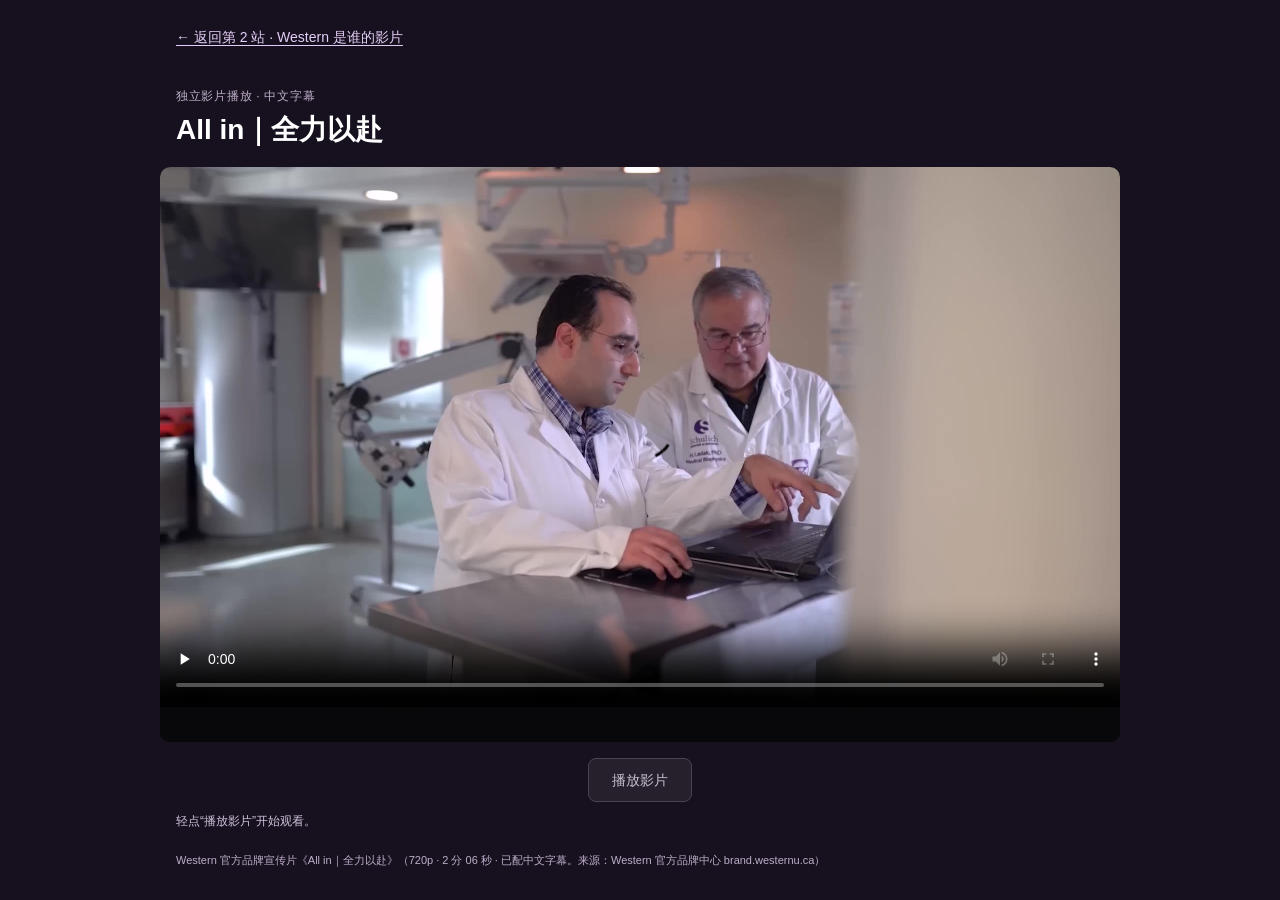
<file: western/allin.html>
<!DOCTYPE html>
<html lang="zh-CN" data-western-player-version="20261007-10">
<head><meta charset="UTF-8"><meta name="viewport" content="width=device-width, initial-scale=1.0, viewport-fit=cover"><title>All in｜全力以赴 · Western 值不值</title><link rel="stylesheet" href="player.css?v=20261007-10"></head>
<body class="western-player-page" data-film="allin"><main><section id="western-film-view" class="western-video-view" data-western-player data-film="allin">
    <a class="western-video-back" href="./?r=20261007-10#video=allin">← 返回第 2 站 · Western 是谁的影片</a>
    <p class="western-player-label">独立影片播放 · 中文字幕</p>
    <h2>All in｜全力以赴</h2>
    <div class="western-video-media">
      <video src="videos/Western_All_in_mobile_light_20261007-8.mp4?v=20261007-10" controls preload="none" playsinline webkit-playsinline width="1280" height="720" poster="videos/poster_allin.jpg">
        <track kind="subtitles" srclang="zh" label="中文字幕" default src="videos/Western_All_in.zh-CN.vtt">
      </video>
        <div class="western-caption-band" data-player-cue aria-live="off"></div>
    </div>
    <button type="button" class="western-play-button" data-player-toggle>播放影片</button>
    <p class="western-play-status" data-player-status role="status" aria-live="polite">轻点“播放影片”开始观看。</p>
    <p class="western-caption-status" data-caption-status role="status" hidden></p>
    <p class="western-video-source">Western 官方品牌宣传片《All in｜全力以赴》（720p · 2 分 06 秒 · 已配中文字幕。来源：Western 官方品牌中心 brand.westernu.ca）</p>
  </section></main><script src="player.js?v=20261007-10"></script></body>
</html>
</file>
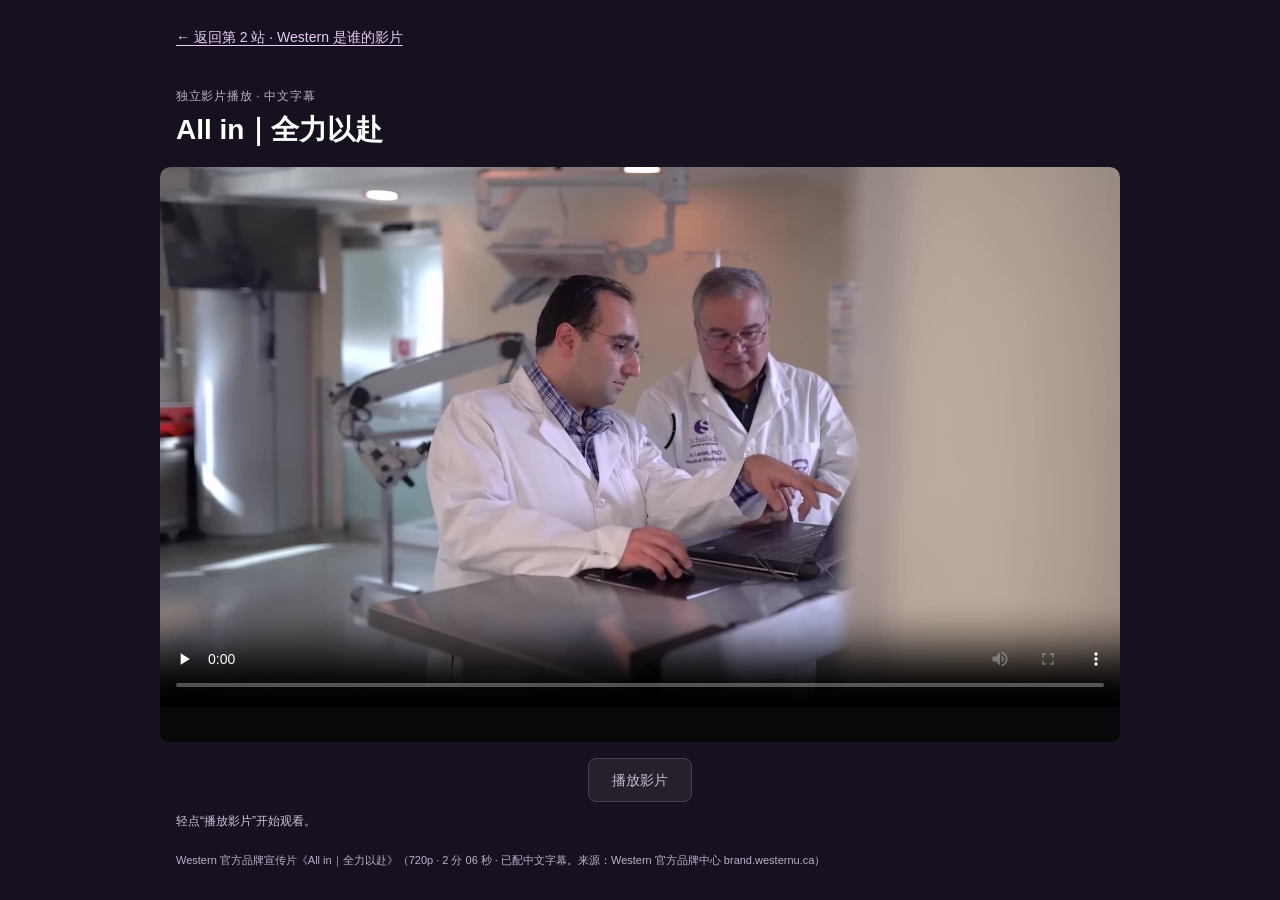
<file: western/player.html>
<!DOCTYPE html>
<html lang="zh-CN"><head><meta charset="UTF-8"><meta name="viewport" content="width=device-width,initial-scale=1"><title>打开影片播放页</title></head><body><p>正在打开带中文字幕的独立影片播放页…</p><p><a href="allin.html">All in｜全力以赴</a> · <a href="story.html">What is Western Like?｜Western 是什么样的？</a></p><script>(function(){var film=new URLSearchParams(location.search).get('film');location.replace((film==='story'?'story.html':'allin.html')+'?r=20261007-10');})();</script></body></html>
</file>
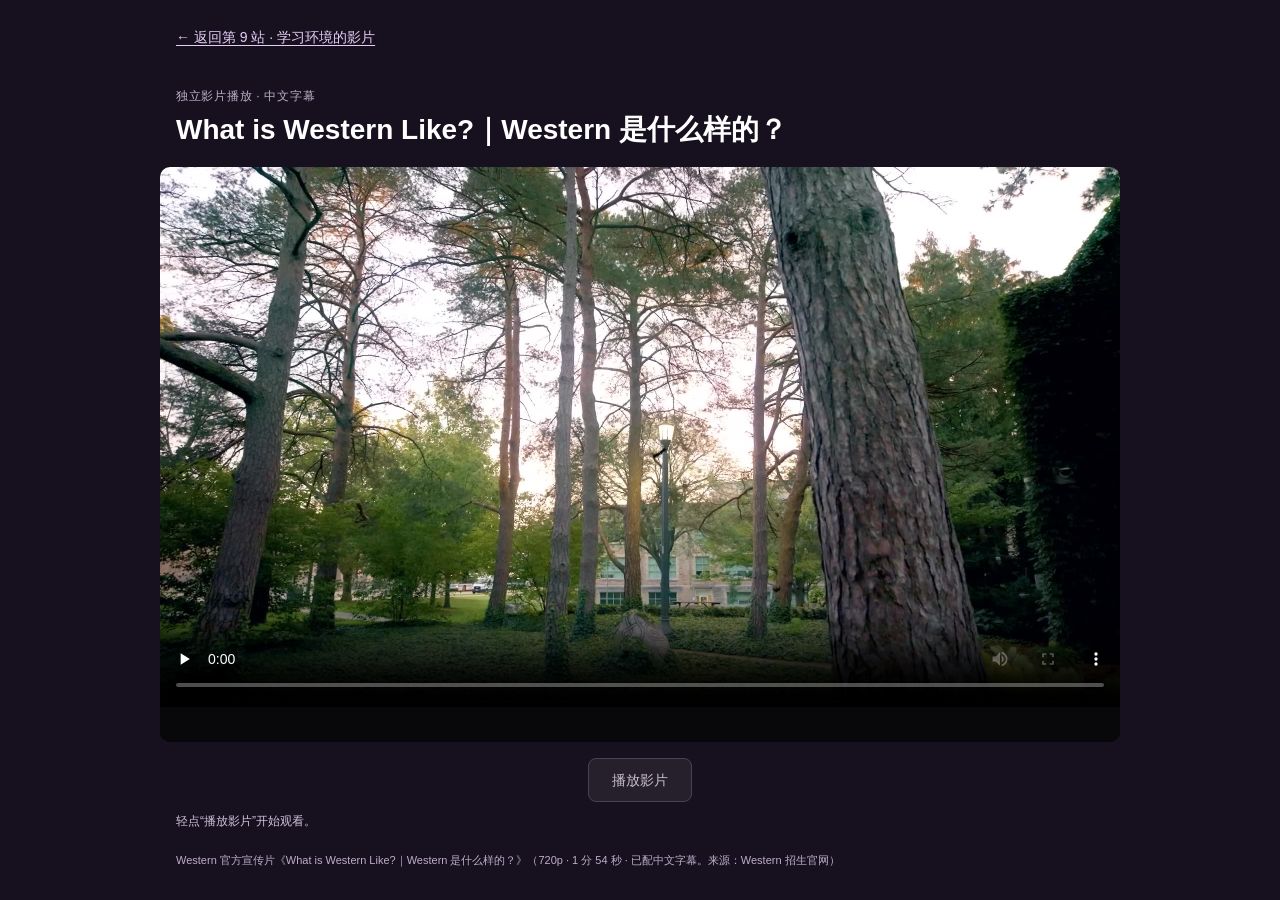
<file: western/story.html>
<!DOCTYPE html>
<html lang="zh-CN" data-western-player-version="20261007-10">
<head><meta charset="UTF-8"><meta name="viewport" content="width=device-width, initial-scale=1.0, viewport-fit=cover"><title>What is Western Like?｜Western 是什么样的？ · Western 值不值</title><link rel="stylesheet" href="player.css?v=20261007-10"></head>
<body class="western-player-page" data-film="story"><main><section id="western-film-view" class="western-video-view" data-western-player data-film="story">
    <a class="western-video-back" href="./?r=20261007-10#video=story">← 返回第 9 站 · 学习环境的影片</a>
    <p class="western-player-label">独立影片播放 · 中文字幕</p>
    <h2>What is Western Like?｜Western 是什么样的？</h2>
    <div class="western-video-media">
      <video src="videos/What_is_Western_like_mobile_light_20261007-8.mp4?v=20261007-10" controls preload="none" playsinline webkit-playsinline width="1280" height="720" poster="videos/poster_story.jpg">
        <track kind="subtitles" srclang="zh" label="中文字幕" default src="videos/What_is_Western_like.zh-CN.vtt">
      </video>
        <div class="western-caption-band" data-player-cue aria-live="off"></div>
    </div>
    <button type="button" class="western-play-button" data-player-toggle>播放影片</button>
    <p class="western-play-status" data-player-status role="status" aria-live="polite">轻点“播放影片”开始观看。</p>
    <p class="western-caption-status" data-caption-status role="status" hidden></p>
    <p class="western-video-source">Western 官方宣传片《What is Western Like?｜Western 是什么样的？》（720p · 1 分 54 秒 · 已配中文字幕。来源：Western 招生官网）</p>
  </section></main><script src="player.js?v=20261007-10"></script></body>
</html>
</file>
<file: western/player.css>
/* Shared presentation for both Western films and the standalone player. */
:is(#sL2,#sL9,.western-player-page) .western-video-entry{display:block;width:100%;padding:0;border:0;border-radius:12px;overflow:hidden;background:#eee7f5;color:#4f2683;text-align:left;font-family:inherit;cursor:pointer;}
:is(#sL2,#sL9,.western-player-page) .western-video-entry .western-video-poster{position:relative;display:block;width:100%;}
:is(#sL2,#sL9,.western-player-page) .western-video-entry img{display:block;width:100%;height:auto;aspect-ratio:16/7;object-fit:cover;}
:is(#sL2,#sL9,.western-player-page) .western-video-entry .western-video-symbol{position:absolute;left:50%;top:50%;transform:translate(-50%,-50%);display:grid;place-items:center;width:52px;height:52px;border-radius:50%;background:rgba(45,24,67,.68);color:white;font-size:24px;padding-left:3px;box-shadow:0 2px 10px rgba(0,0,0,.2);}
:is(#sL2,#sL9,.western-player-page) .western-video-entry .western-video-caption{display:block;padding:10px 12px 12px;}
:is(#sL2,#sL9,.western-player-page) .western-video-entry strong{display:block;font-size:15px;line-height:1.5;}
:is(#sL2,#sL9,.western-player-page) .western-video-entry small{display:block;font-size:12px;line-height:1.5;color:#756781;margin-top:3px;}
:is(#sL2,#sL9,.western-player-page) .western-video-view{box-sizing:border-box;width:100%;max-width:440px;margin-inline:auto;padding:16px;background:#faf8f5;color:#302139;border-radius:12px;}
:is(#sL2,#sL9,.western-player-page) .western-video-view[hidden],.western-video-view [hidden]{display:none!important;}
:is(#sL2,#sL9,.western-player-page) .western-video-view .western-video-back{display:inline-flex;align-items:center;min-height:44px;margin:0 0 8px;padding:0;border:0;background:none;color:#4f2683;font:inherit;font-size:14px;text-decoration:none;cursor:pointer;}
:is(#sL2,#sL9,.western-player-page) .western-video-view h2{font-size:22px;line-height:1.5;color:#4f2683;margin:0 0 12px;}
:is(#sL2,#sL9,.western-player-page) .western-video-view video{display:block;width:100%;height:auto;aspect-ratio:16/9;object-fit:contain;background:#000;border-radius:0;margin:0;}
:is(#sL2,#sL9,.western-player-page) .western-video-view video::cue{color:#fff;background:rgba(0,0,0,.72);font-size:clamp(13px,2.5vw,20px);}
:is(#sL2,#sL9,.western-player-page) .western-video-view .western-play-button{display:flex;box-sizing:border-box;align-items:center;justify-content:center;width:max-content;max-width:100%;min-width:104px;min-height:44px;padding:8px 16px;margin:12px auto 0;border:1px solid var(--western-button-border,#d8cfdc);border-radius:8px;background:var(--western-button-bg,#f2eef5);color:var(--western-button-ink,#665b6d);font-family:inherit;font-size:14px;line-height:1.5;font-weight:500;cursor:pointer;touch-action:manipulation;}
:is(#sL2,#sL9,.western-player-page) .western-video-view .western-play-button:hover{background:var(--western-button-hover,#e9e3ed);}
:is(#sL2,#sL9,.western-player-page) .western-video-view .western-play-button:focus-visible{outline:2px solid #8a739e;outline-offset:3px;}
:is(#sL2,#sL9,.western-player-page) .western-video-view .western-play-status,.western-video-view .western-caption-status{font-size:12px;line-height:1.6;color:#756781;margin:8px 0;}
:is(#sL2,#sL9,.western-player-page) .western-video-view .western-video-source{font-size:11px;line-height:1.65;color:#756781;margin:12px 0;}
:is(#sL2,#sL9,.western-player-page) .western-video-view .western-video-source a{display:inline;min-height:0;padding:0;color:inherit;font:inherit;}
:is(#sL2,#sL9,.western-player-page) .western-video-view .western-player-link{display:inline-flex;align-items:center;min-height:44px;color:#4f2683;font-size:13px;line-height:1.6;overflow-wrap:anywhere;text-decoration:underline;}
.western-player-page{margin:0;background:#f6f2fb;font-family:"PingFang SC","Microsoft YaHei",sans-serif;}
.western-player-page main{max-width:640px;margin:auto;padding:18px 16px;}
@media(max-width:360px){:is(#sL2,#sL9,.western-player-page) .western-video-view{padding:12px;}:is(#sL2,#sL9,.western-player-page) .western-video-view h2{font-size:20px;}}

/* The independent document uses the same structure on desktop and phones. */
:is(#sL2,#sL9,.western-player-page) .western-video-view .western-player-link,
:is(#sL2,#sL9,.western-player-page) .western-video-view .western-player-link:link,
:is(#sL2,#sL9,.western-player-page) .western-video-view .western-player-link:visited{color:#4f2683;text-decoration-line:underline;text-decoration-style:solid;text-decoration-thickness:1px;text-underline-offset:3px;}
.western-player-page{background:#17111f;color:#fff;min-height:100vh;min-height:100svh;}
.western-player-page main{max-width:960px;padding:0;margin:0 auto;}
#western-film-view.western-video-view{max-width:none;padding:0;background:transparent;border-radius:0;color:#fff;}
#western-film-view.western-video-view .western-video-back{margin:0;padding:12px 16px;color:#e4cef7;min-height:52px;text-decoration:underline;text-underline-offset:3px;}
#western-film-view.western-video-view .western-player-label{font-size:12px;letter-spacing:.06em;color:#bdaec9;margin:12px 16px 4px;}
#western-film-view.western-video-view h2{font-size:clamp(20px,3vw,28px);color:#fff;margin:0 16px 16px;}
#western-film-view.western-video-view video{border-radius:0;object-fit:contain;}
#western-film-view.western-video-view .western-play-button{--western-button-bg:#26202d;--western-button-ink:#c8becf;--western-button-border:#49414f;--western-button-hover:#322a39;margin:16px auto 0;}
#western-film-view.western-video-view .western-play-status,
#western-film-view.western-video-view .western-caption-status{color:#d0c2dc;margin:10px 16px;}
#western-film-view.western-video-view .western-video-source{color:#bdaec9;margin:20px 16px 24px;}

/* Reserve a compact subtitle row even between cues, without resizing the picture. */
:is(#sL2,#sL9,.western-player-page) .western-video-media{box-sizing:border-box;width:100%;overflow:hidden;border-radius:10px;background:#08080a;}
:is(#sL2,#sL9,.western-player-page) .western-caption-band{display:flex;box-sizing:border-box;align-items:center;justify-content:center;width:100%;height:calc(1.5em + 8px);min-height:0;padding:4px 12px;background:#08080a;color:#fff;font-size:clamp(13px,2vw,18px);line-height:1.5;text-align:center;white-space:pre-line;overflow-wrap:anywhere;border-radius:0;}
/* Hidden subtitles retain their layout slot; native fullscreen uses the video track. */
:is(#sL2,#sL9,.western-player-page) .western-caption-band[hidden]{display:flex!important;visibility:hidden;}
/* The longest existing cue can wrap on very narrow screens; reserve two rows there. */
@media(max-width:319px){:is(#sL2,#sL9,.western-player-page) .western-caption-band{height:calc(3em + 8px);}}
</file>
